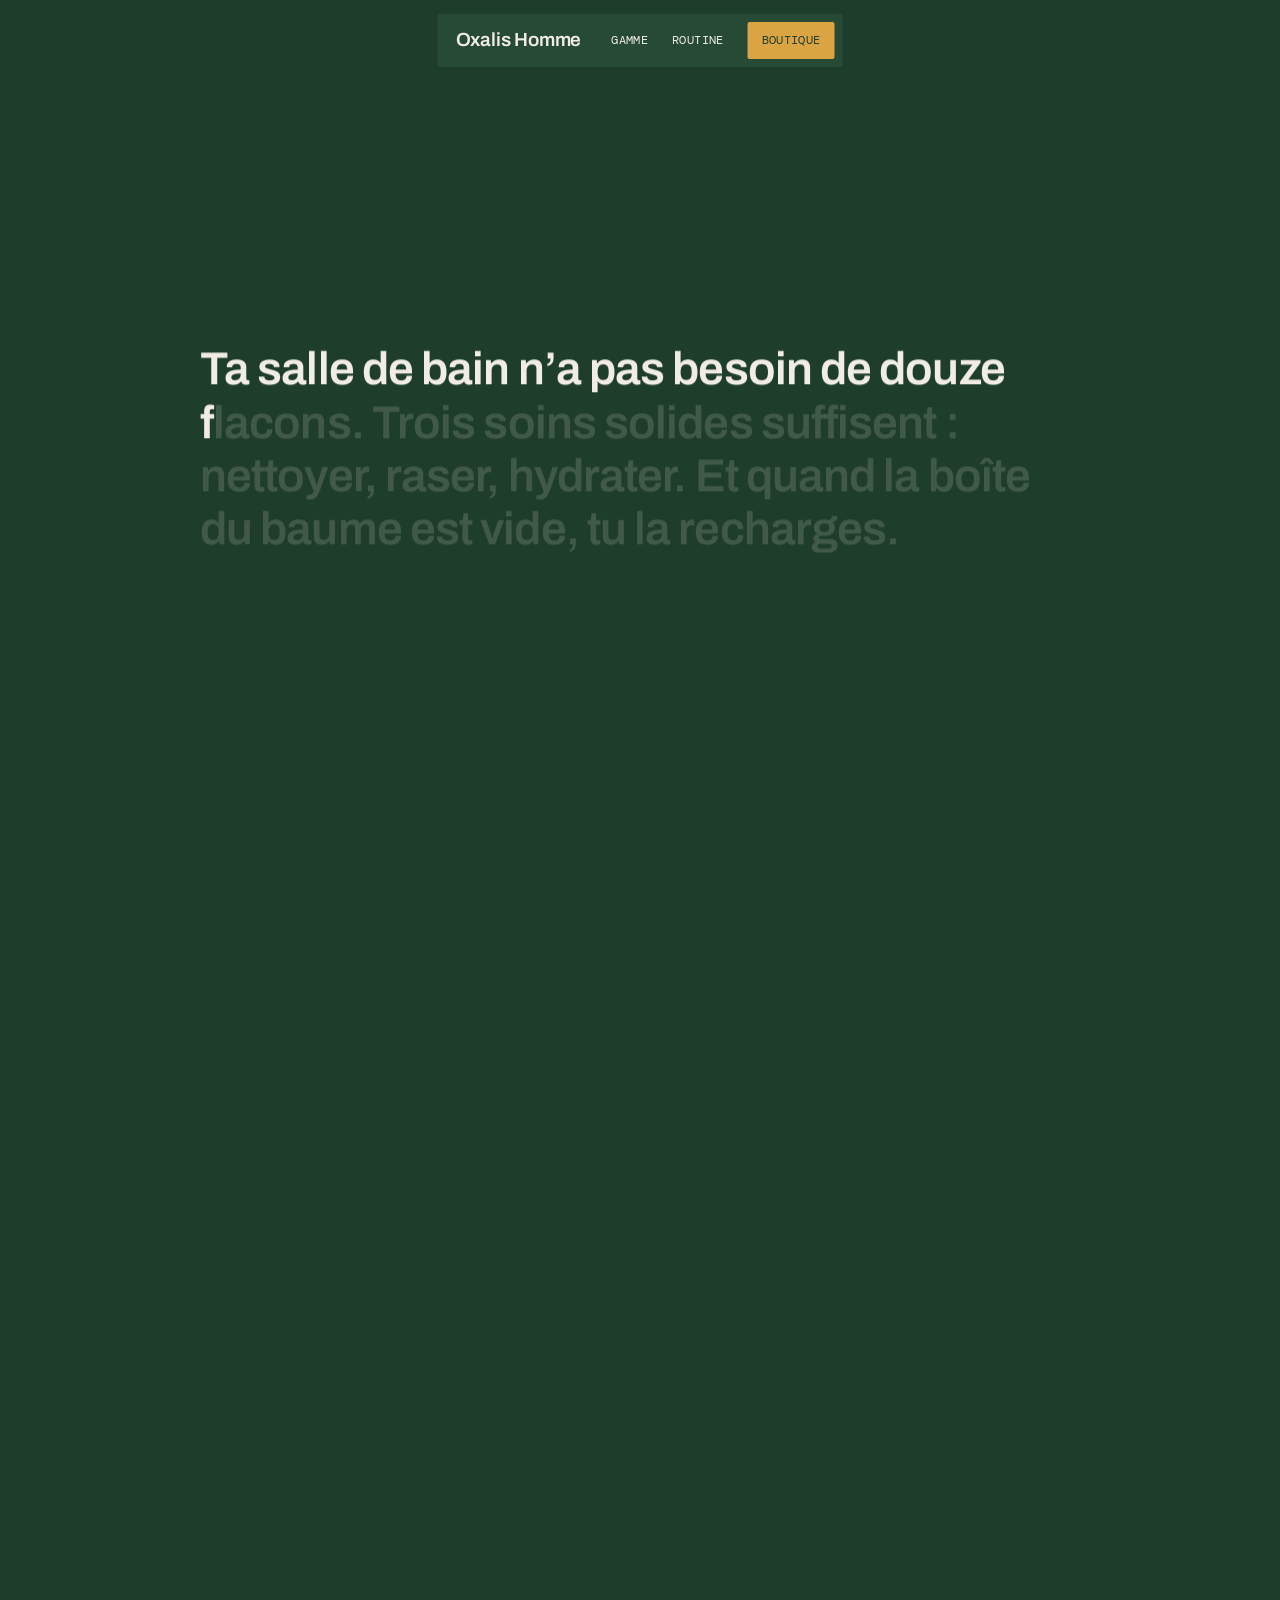
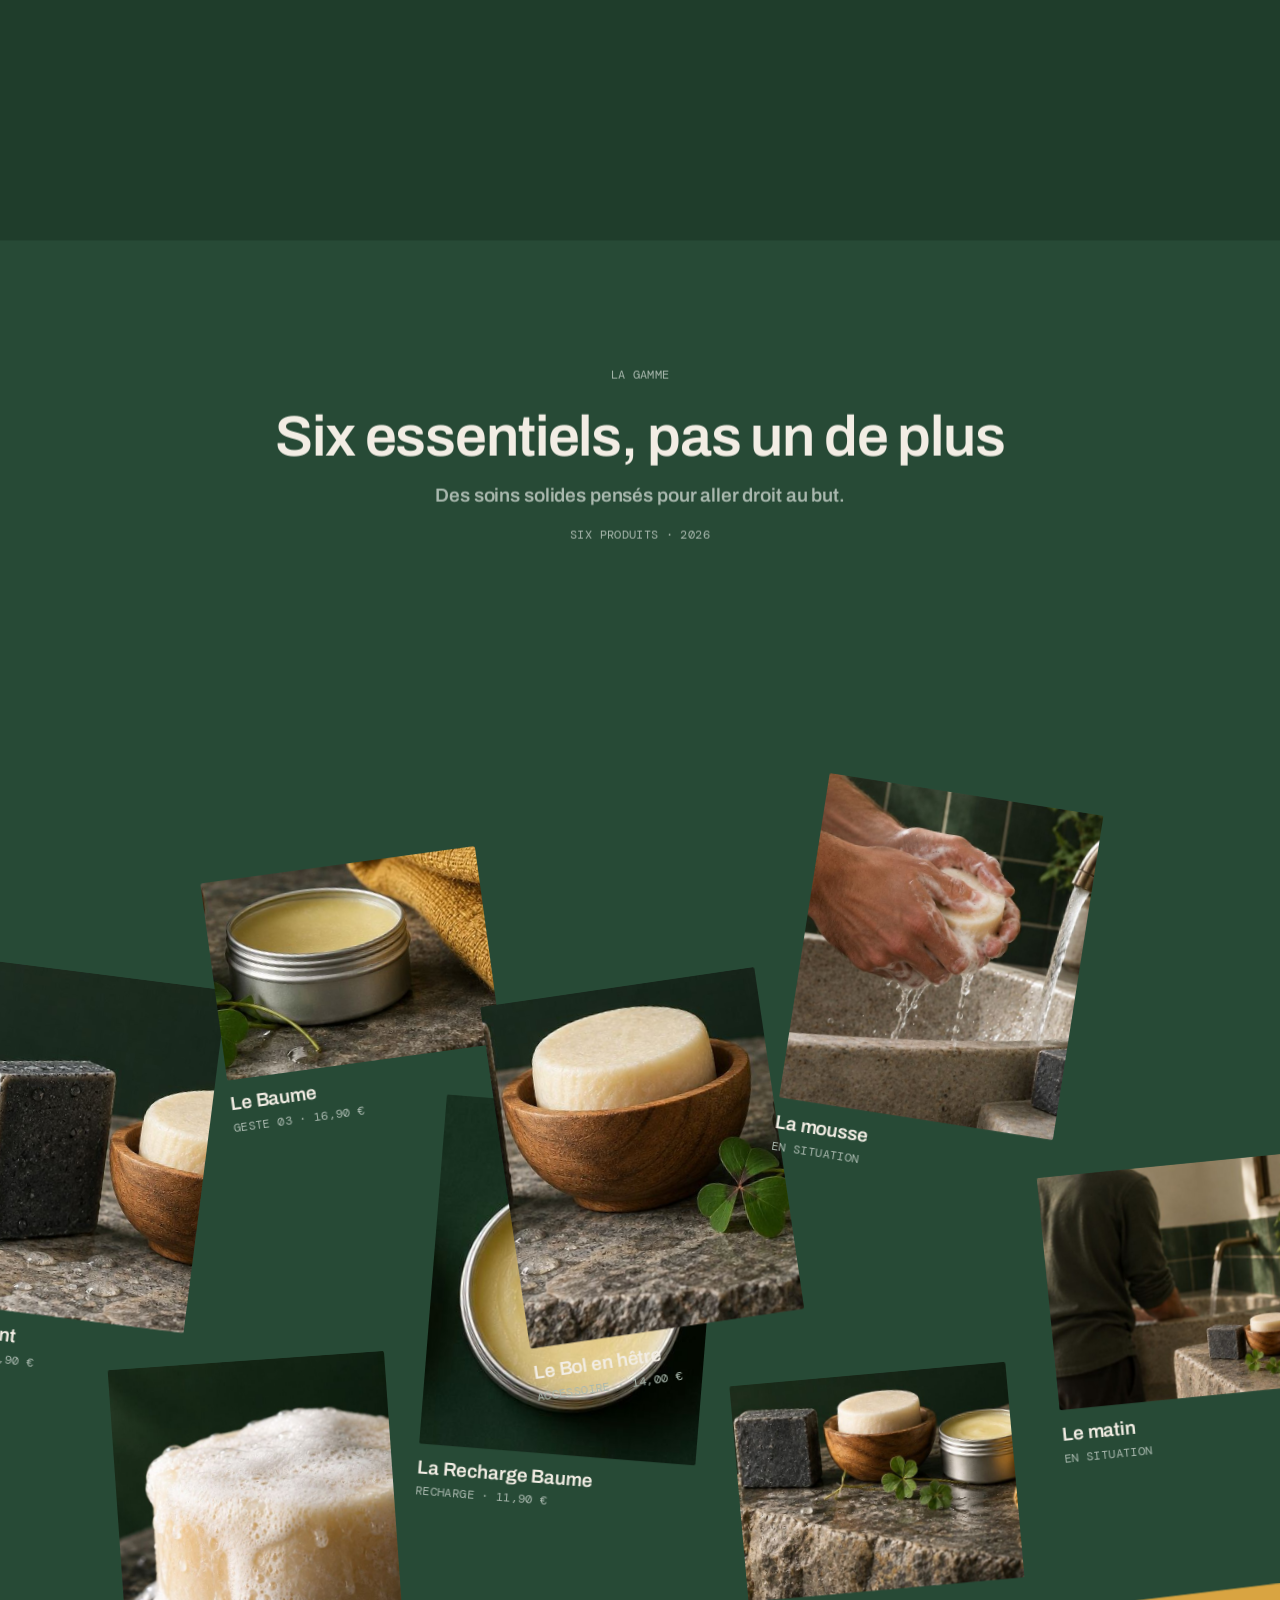
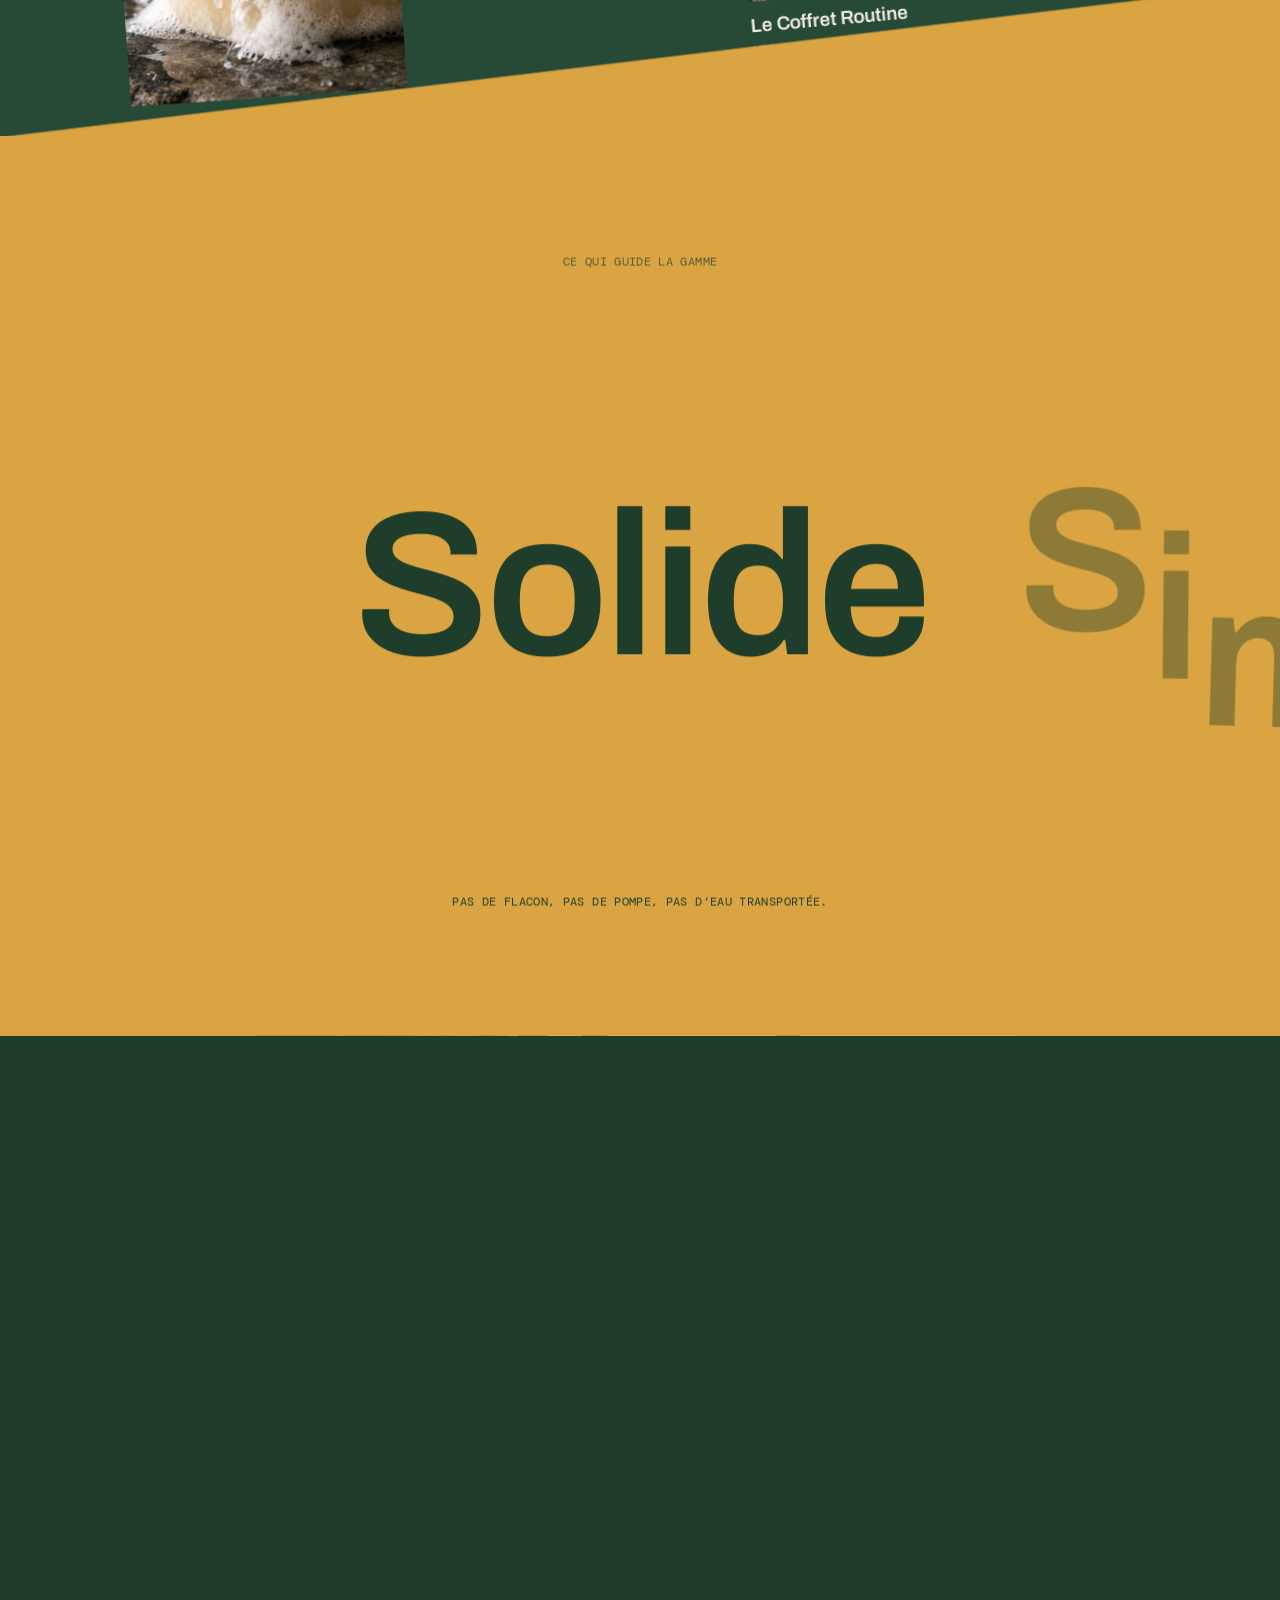
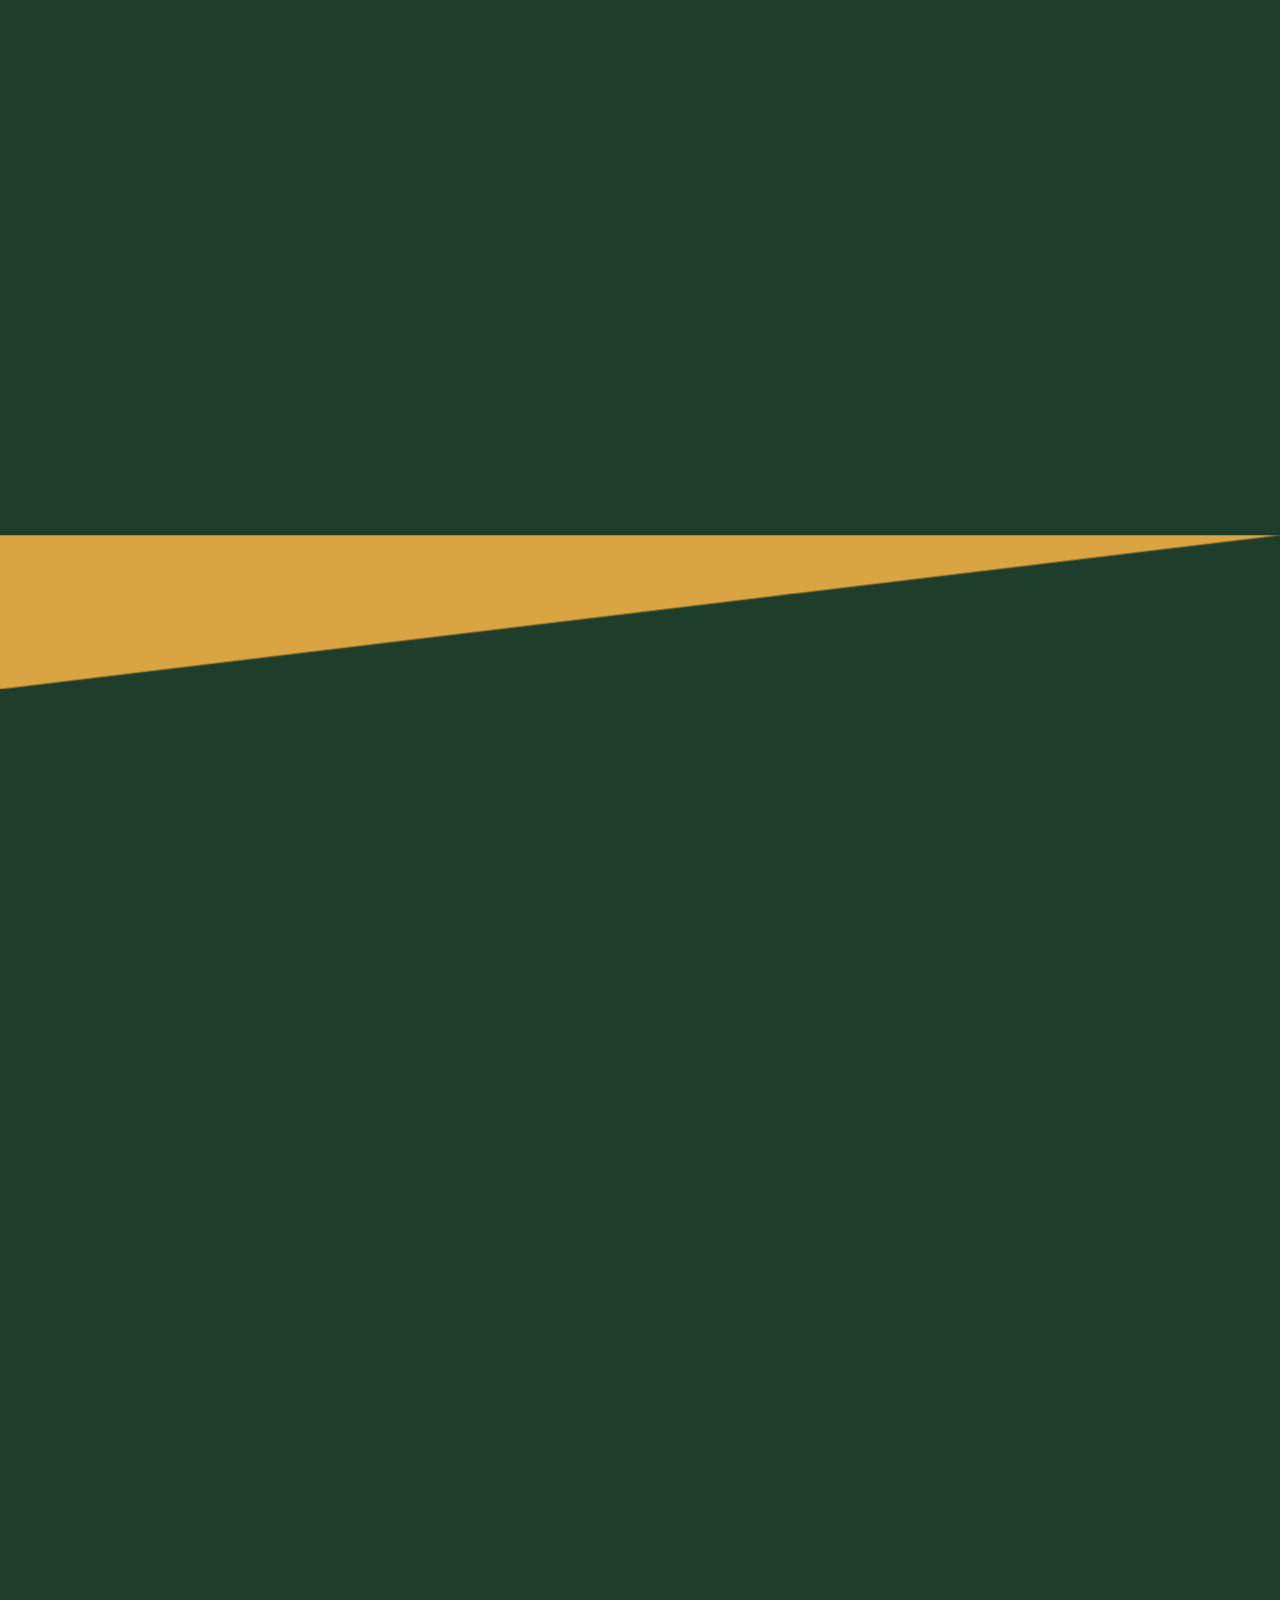
<file: index.html>
<!DOCTYPE html>
<html lang="fr" data-theme="dark">
<head>
  <meta charset="UTF-8">
  <meta name="viewport" content="width=device-width, initial-scale=1.0">
  <title>Oxalis Homme : soins solides et rechargeables</title>
  <meta name="description" content="Trois soins solides pour une routine en 3 gestes : nettoyer, raser, hydrater. Sans flacon plastique.">
  <meta name="robots" content="noindex, nofollow">
  <link rel="canonical" href="index.html">
  <meta property="og:type" content="website">
  <meta property="og:site_name" content="Oxalis Homme">
  <meta property="og:locale" content="fr_FR">
  <meta property="og:title" content="Oxalis Homme : soins solides et rechargeables">
  <meta property="og:description" content="Trois soins solides pour une routine en 3 gestes : nettoyer, raser, hydrater. Sans flacon plastique.">
  <meta property="og:url" content="index.html">
  <meta property="og:image" content="images/og-oxalis-homme.jpg">
  <meta property="og:image:width" content="1200">
  <meta property="og:image:height" content="630">
  <meta property="og:image:alt" content="Les trois soins solides Oxalis Homme posés sur une pierre, devant un mur vert sapin.">
  <meta name="twitter:card" content="summary_large_image">
  <meta name="theme-color" content="#1F3D2B">
  <link rel="icon" href="favicon.svg" type="image/svg+xml">
  <link rel="preload" href="fonts/archivo-latin-600-normal.woff2" as="font" type="font/woff2" crossorigin>
  <script type="application/ld+json">{"@context":"https://schema.org","@graph":[{"@type":"Organization","@id":"https://goilardkillian-boop.github.io/oxalis/#organisation","name":"Oxalis","url":"https://goilardkillian-boop.github.io/oxalis/","logo":"https://goilardkillian-boop.github.io/oxalis/images/logos/oxalis-homme-vert.svg","email":"bonjour@oxalis.example","description":"Marque lyonnaise fictive de cosmétiques solides et rechargeables (site de démonstration)."},{"@type":"WebSite","@id":"https://goilardkillian-boop.github.io/oxalis/#site","name":"Oxalis Homme","url":"https://goilardkillian-boop.github.io/oxalis/","inLanguage":"fr-FR","publisher":{"@id":"https://goilardkillian-boop.github.io/oxalis/#organisation"}}]}</script>
  <link rel="stylesheet" href="styles.css">
</head>
<body>

  <!-- ══════════ PRELOADER ══════════ -->
  <div class="loader" id="loader" aria-hidden="true">
    <div class="loader-inner">
      <p class="loader-wordmark">Oxalis Homme</p>
      <span class="loader-rule"><i id="loaderBar"></i></span>
    </div>
  </div>

  <!-- ══════════ CONTENU ══════════ -->
  <main class="smooth" id="smooth">

    <!-- ─── SCÈNE 1 · PASTEBOARD → ZOOM TEXTE → SÉRIE EN LUMIÈRE ─── -->
    <section class="scene s-hero" id="hero" data-pin="5">
      <div class="pin">

        <div class="floaters" aria-hidden="true"></div>

        <div class="hero-copy">
          <p class="hero-kicker mono" id="heroKicker">OXALIS HOMME · SOINS SOLIDES, LYON</p>
          <h1 class="hero-title">
            <span class="hero-line1" id="heroLine1">Trois gestes,</span>
            <span class="hero-line2" id="heroLine2">
              <span class="hl">zéro</span>
              <span class="grow" id="grow1"><img src="images/hero.jpg" alt="Trois soins solides Oxalis Homme posés sur une pierre : un pain nettoyant gris, un savon de rasage dans un bol en bois et un baume dans une boîte en aluminium."></span>
              <span class="hl">flacon.</span>
            </span>
          </h1>
        </div>

        <!-- calque plein écran : titre blanc sur l'image -->
        <div class="spot" id="spot" aria-hidden="true">
          <h2 class="spot-intro" id="spotIntro"><span>Soins</span> <span>solides</span> <span>pour</span> <span>hommes,</span> <span>nés</span> <span>à</span> <span>Lyon</span></h2>
        </div>

      </div>
    </section>

    <!-- ─── SCÈNE 2 · MANIFESTE (remplissage caractère par caractère) ─── -->
    <section class="scene s-fill" id="manifeste" data-pin="3.5">
      <div class="pin">
        <p class="fill-text" id="fillText">Ta salle de bain n’a pas besoin de douze flacons. Trois soins solides suffisent : nettoyer, raser, hydrater. Et quand la boîte du baume est vide, <span class="boxed" id="boxedPhrase">tu la recharges<svg class="box-svg" viewBox="0 0 100 100" preserveAspectRatio="none"><path id="boxPath" d="M50,6 C88,4 98,22 97,50 C96,82 76,96 49,95 C16,94 3,76 4,48 C5,18 20,7 50,6 Z"/></svg></span>.</p>
      </div>
    </section>

    <!-- ─── SCÈNE 3 · SÉLECTION (panneau blanc, masonry parallaxe) ─── -->
    <section class="collection" id="travaux">
      <header class="coll-head">
        <p class="mono ash">LA GAMME</p>
        <h2 class="coll-title" id="collTitle">Six essentiels, pas un de plus</h2>
        <p class="coll-sub">Des soins solides pensés pour aller droit au but.</p>
        <p class="mono ash">SIX PRODUITS · 2026</p>
      </header>

      <div id="collGrid"></div>
    </section>

    <!-- ─── 5 · DEVISE — train de mots-clés géants sur bande lime ─── -->
    <div class="band" id="temps">
      <div class="diag to-lime" aria-hidden="true"></div>
      <section class="scene s-motto" data-pin="4">
        <div class="pin motto-pin">
          <p class="motto-kicker mono" id="mottoKicker">CE QUI GUIDE LA GAMME</p>
          <div class="motto-track" id="mottoTrack"></div>
          <p class="motto-hint mono" id="mottoHint"></p>
        </div>
      </section>
      <div class="diag from-lime" aria-hidden="true"></div>
    </div>

    <!-- ─── SCÈNE 5 · « UN PROJET, 3 ÉTAPES » → LE PROCESSUS IMMERSIF ─── -->
    <section class="scene s-night" id="explorer" data-pin="9">
      <div class="pin">

        <div class="night-line" id="nightLine">
          <span class="hl nw" id="nw1">Une</span>
          <span class="hl nw" id="nw2">routine,</span>
          <span class="grow" id="grow2"><img src="images/processus.jpg" alt=""></span>
          <span class="hl nw" id="nw3">3 gestes.</span>
        </div>

        <!-- compteur monumental : le numéro d'étape défile comme un odomètre -->
        <div class="bignum" id="bigNum" aria-hidden="true"><span class="bignum-fixed">0</span><span class="bignum-roll"><span id="bigRoll"></span></span></div>

        <!-- contenu de l'étape, à gauche -->
        <div class="psteps" id="psteps"></div>

        <p class="steps-cta" id="stepsCta">
          <a href="routine.html" id="stepsCtaLink">Composer ma routine →<svg class="cta-oval" viewBox="0 0 100 100" preserveAspectRatio="none" aria-hidden="true"><path id="ctaOval" d="M50,6 C88,4 98,22 97,50 C96,82 76,96 49,95 C16,94 3,76 4,48 C5,18 20,7 50,6 Z"/></svg></a>
        </p>

        <!-- rideau de lames : essuie le plein écran SANS jamais dézoomer -->
        <div class="wipe" id="nightWipe" aria-hidden="true"><span></span><span></span><span></span><span></span><span></span><span></span><span></span></div>

      </div>
    </section>

    <!-- ─── 8 · PREUVE SOCIALE — citation en rideau, guillemets géants ─── -->
    <section class="scene s-quote" id="temoignage" data-pin="3">
      <div class="pin">
        <div class="q-stack">
          <span class="q-glyph" aria-hidden="true">“</span>
          <blockquote class="q-block">
            <p class="q-text" id="quoteText"></p>
          </blockquote>
          <div class="q-sign">
            <span class="q-rule" aria-hidden="true"></span>
            <div class="q-sign-row" id="quoteAuthorWrap">
              <p class="q-name" id="quoteAuthor"></p>
              <p class="q-ctx mono ash" id="figKicker"></p>
              <p class="q-fig" id="bigFigure"><span class="fig-pre" id="figPre"></span><span class="fig-val" id="figVal">0</span><span class="fig-unit" id="figUnit"></span></p>
            </div>
          </div>
        </div>
      </div>
    </section>

    <!-- ─── SCÈNE 9 · OBJECTIONS — PHRASES + TRAÎNÉE D'IMAGES SOUS LA SOURIS ─── -->
    <section class="scene s-final" id="final" data-pin="2.6">
      <div class="pin">
        <p class="final-text">
          <span class="fs" id="fs1">Pas de flacon à jeter.</span>
          <span class="fs" id="fs2">Pas de routine en dix étapes.</span>
          <span class="fs" id="fs3">Pas de promesse miracle.</span><br>
          <span class="fs" id="fs4">Juste trois soins, <span class="pill" id="pillPhrase">solides.<svg class="pill-svg" viewBox="0 0 100 100" preserveAspectRatio="none"><path id="pillPath" d="M50,6 C88,4 98,22 97,50 C96,82 76,96 49,95 C16,94 3,76 4,48 C5,18 20,7 50,6 Z"/></svg></span></span>
        </p>

        <!-- réserve d'images pour la traînée sous la souris -->
        <div class="trail" id="trail" aria-hidden="true">
          <img src="images/d11-dos-lavabo.jpg"   style="--tw:150px" alt="">
          <img src="images/d06-baume-dessus.jpg"   style="--tw:190px" alt="">
          <img src="images/d17-robinet.jpg"  style="--tw:120px" alt="">
          <img src="images/d08-ombres.jpg"  style="--tw:200px" alt="">
          <img src="images/d05-savon-dessus.jpg" style="--tw:96px"  alt="">
          <img src="images/d20-pierre-eau.jpg"  style="--tw:170px" alt="">
          <img src="images/d18-serviette-lin.jpg"  style="--tw:34px"  alt="">
          <img src="images/d09-pierre.jpg"  style="--tw:140px" alt="">
          <img src="images/d07-lin-trefle.jpg"  style="--tw:200px" alt="">
          <img src="images/d12-rebord.jpg" style="--tw:110px" alt="">
          <img src="images/d01-pain-gris.jpg"  style="--tw:28px"  alt="">
          <img src="images/d13-argile.jpg"  style="--tw:160px" alt="">
          <img src="images/d16-mains.jpg"  style="--tw:130px" alt="">
          <img src="images/d03-serviette.jpg"  style="--tw:180px" alt="">
          <img src="images/d15-spatule.jpg"  style="--tw:40px"  alt="">
          <img src="images/d10-mousse.jpg"  style="--tw:150px" alt="">
          <img src="images/d19-cube-boite.jpg"  style="--tw:120px" alt="">
          <img src="images/d14-beurre.jpg"  style="--tw:200px" alt="">
          <img src="images/d02-boite-baume.jpg" style="--tw:100px" alt="">
          <img src="images/d04-trefle.jpg"  style="--tw:170px" alt="">
        </div>
      </div>
    </section>

    <!-- ─── FOOTER ─── -->
    <footer class="footer" id="contact">
      <p class="footer-kicker mono ash reveal">UNE QUESTION SUR LA GAMME ?</p>
      <a class="footer-mail reveal" href="mailto:bonjour@oxalis.example"><span class="footer-mail-text">bonjour@oxalis.example</span></a>
      <p class="footer-reassurance mono ash reveal">RÉPONSE SOUS 48 H · BOUTIQUES À LYON ET ANNECY</p>
      <h2 class="footer-name" id="footerName" aria-label="Oxalis Homme">Oxalis Homme</h2>
      <div class="footer-bottom">
        <p class="mono ash">© 2026 · LYON, FRANCE</p>
        <p class="mono"><a href="https://www.instagram.com/" target="_blank" rel="noopener">INSTAGRAM ↗</a>&nbsp;&nbsp;&nbsp;<a href="mentions-legales.html" target="_blank" rel="noopener">MENTIONS LÉGALES ↗</a></p>
        <p class="mono ash">SITE DE DÉMONSTRATION</p>
      </div>
    </footer>

  </main>

  <!-- ══════════ CHROME FIXE — barre flottante en haut ══════════ -->

  <header class="dock" id="dock">
    <a class="dock-wordmark" href="#hero" data-nav>Oxalis Homme</a>
    <nav class="dock-nav" aria-label="Navigation principale">
      <a class="dock-link mono" href="#travaux" data-nav>GAMME</a>
      <a class="dock-link mono" href="#explorer" data-nav data-landing="0.8">ROUTINE</a>
    </nav>
    <a class="dock-cta mono" href="boutique.html">BOUTIQUE</a>
  </header>

  <script src="content.js"></script>
  <script src="app.js"></script>
</body>
</html>
</file>
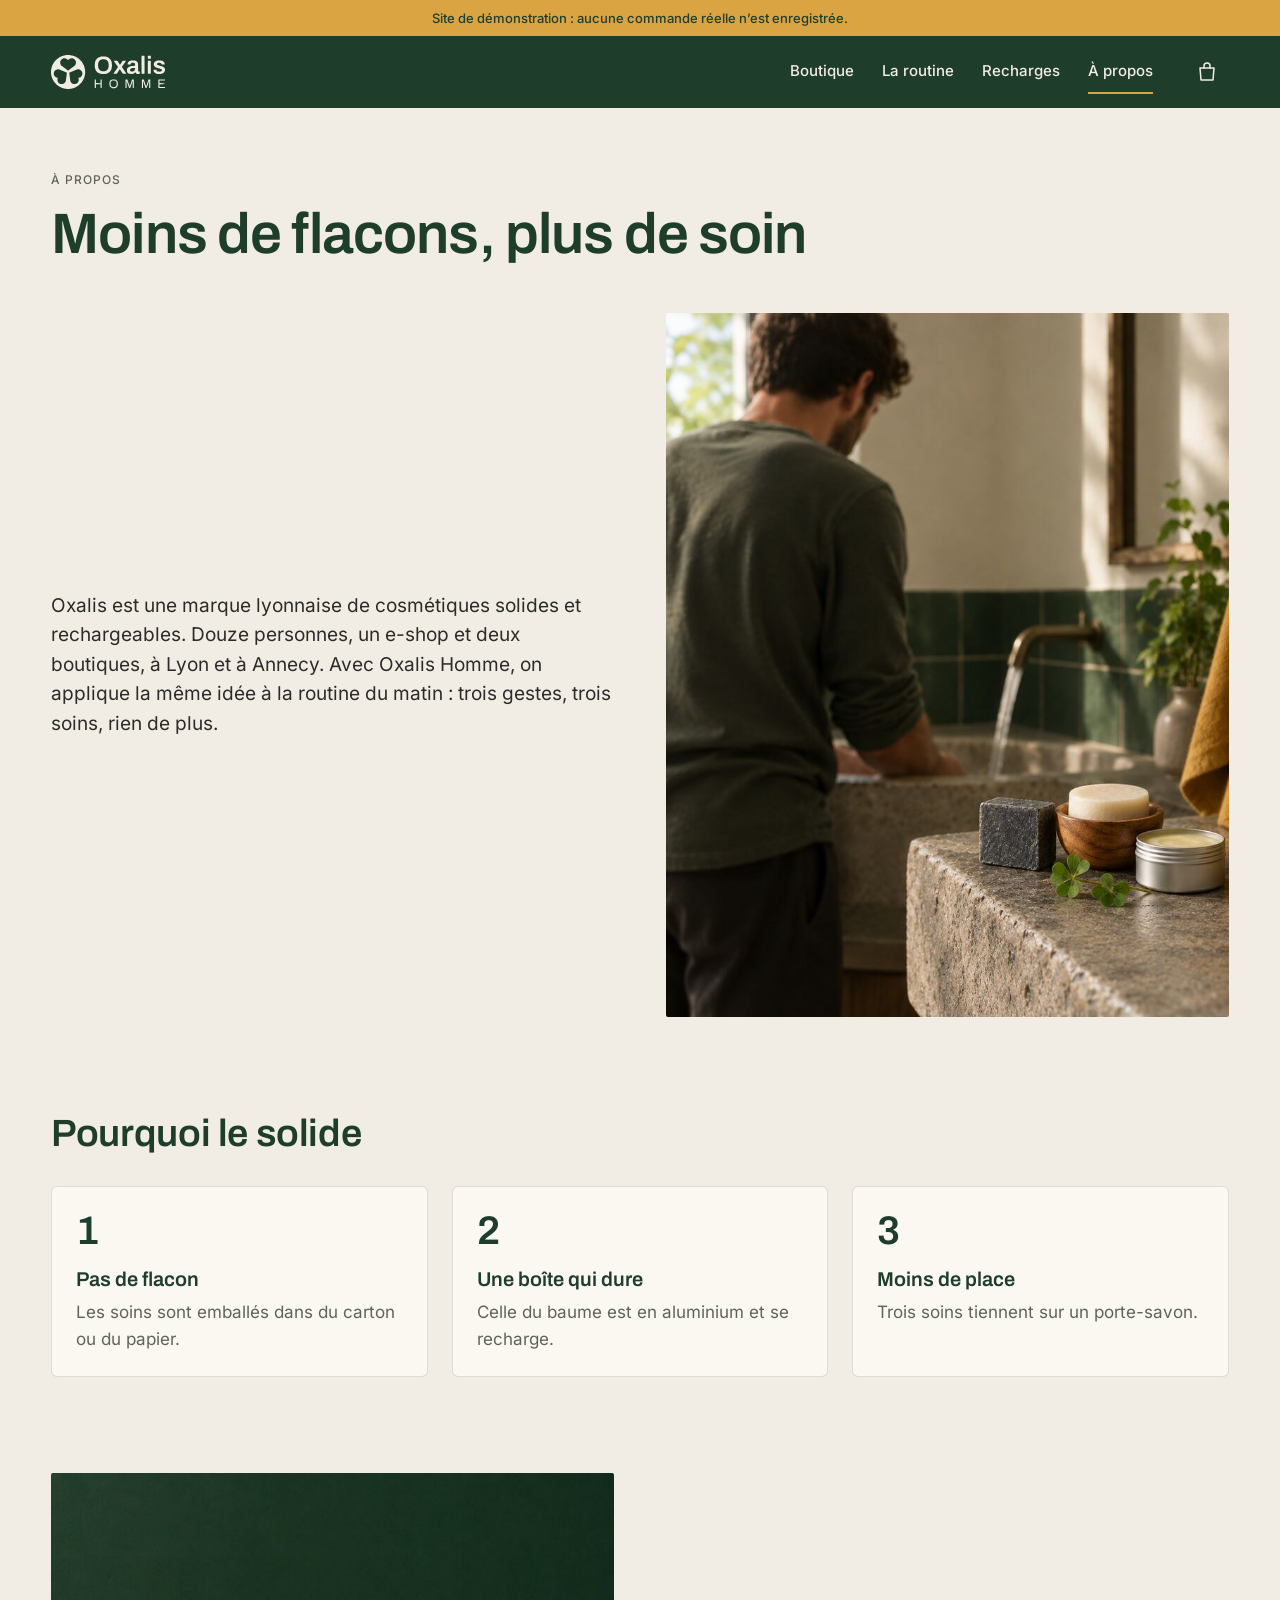
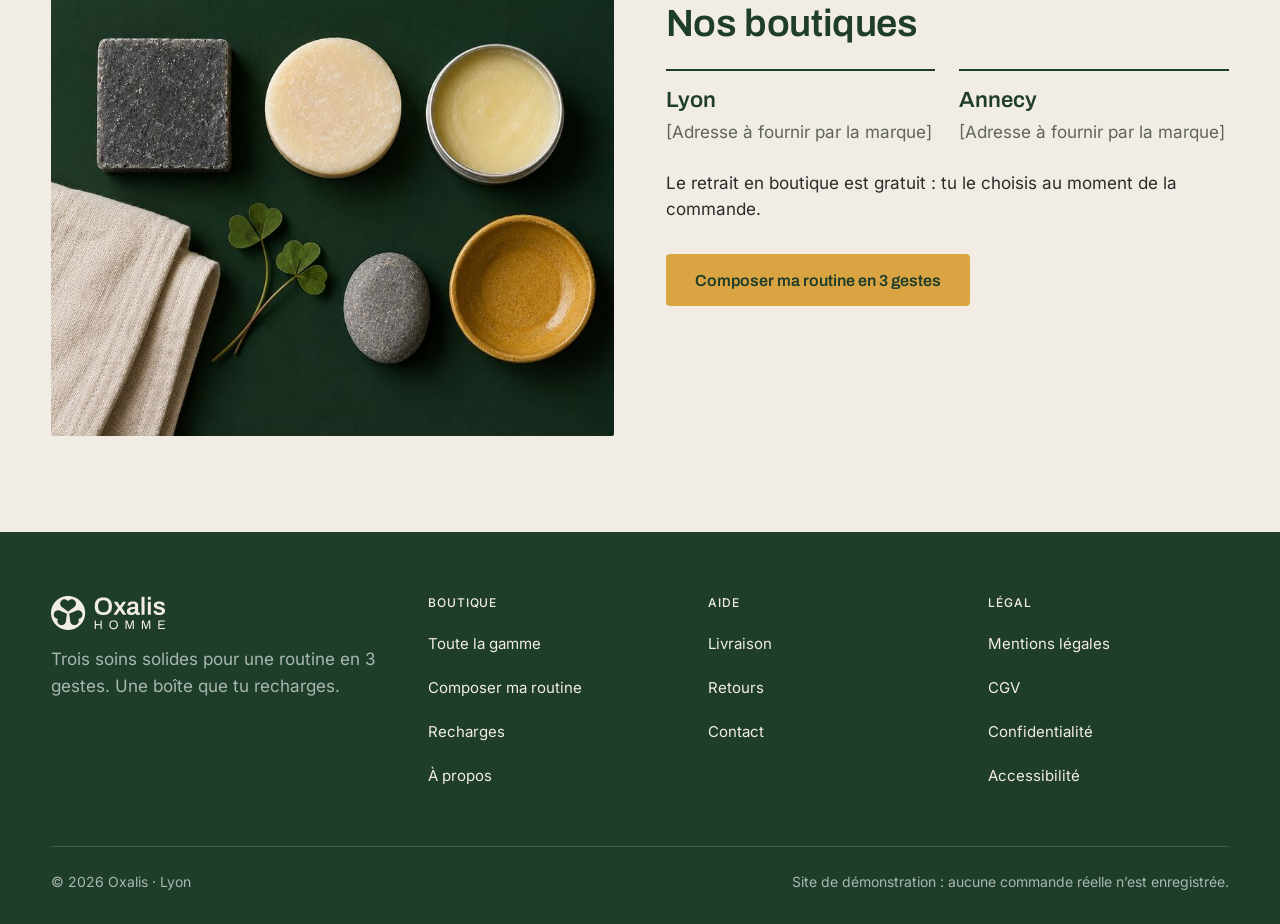
<file: a-propos.html>
<!DOCTYPE html>
<html lang="fr">
<head>
  <meta charset="UTF-8">
  <meta name="viewport" content="width=device-width, initial-scale=1">
  <title>À propos d’Oxalis Homme : moins de flacons, plus de soin</title>
  <meta name="description" content="Oxalis, marque lyonnaise de cosmétiques solides et rechargeables. Oxalis Homme : trois gestes, trois soins, rien de plus.">
  <meta name="robots" content="noindex, nofollow">
  <link rel="canonical" href="a-propos.html">
  <meta property="og:type" content="website">
  <meta property="og:site_name" content="Oxalis Homme">
  <meta property="og:locale" content="fr_FR">
  <meta property="og:title" content="À propos d’Oxalis Homme : moins de flacons, plus de soin">
  <meta property="og:description" content="Oxalis, marque lyonnaise de cosmétiques solides et rechargeables. Oxalis Homme : trois gestes, trois soins, rien de plus.">
  <meta property="og:url" content="a-propos.html">
  <meta property="og:image" content="images/og-oxalis-homme.jpg">
  <meta property="og:image:width" content="1200">
  <meta property="og:image:height" content="630">
  <meta property="og:image:alt" content="Les trois soins solides Oxalis Homme posés sur une pierre, devant un mur vert sapin.">
  <meta name="twitter:card" content="summary_large_image">
  <meta name="theme-color" content="#1F3D2B">
  <link rel="icon" href="favicon.svg" type="image/svg+xml">
  <link rel="preload" href="fonts/archivo-latin-600-normal.woff2" as="font" type="font/woff2" crossorigin>
  <link rel="preload" href="fonts/inter-latin-400-normal.woff2" as="font" type="font/woff2" crossorigin>
  <link rel="stylesheet" href="css/boutique.css">
</head>
<body>
  <a class="evitement" href="#contenu">Aller au contenu</a>
  <noscript><div class="conteneur"><p class="message-page">Le panier de ce site a besoin de JavaScript. Liens essentiels : <a class="lien" href="index.html">Accueil</a> · <a class="lien" href="boutique.html">Boutique</a> · <a class="lien" href="routine.html">La routine</a> · <a class="lien" href="a-propos.html">À propos</a> · <a class="lien" href="mentions-legales.html">Mentions légales</a> · <a class="lien" href="cgv.html">CGV</a></p></div></noscript>
  <main id="contenu" tabindex="-1">
    <div class="conteneur">
      <header class="tete-page">
        <p class="etiquette">À propos</p>
        <h1>Moins de flacons, plus de soin</h1>
      </header>
      <section class="duo" aria-label="La marque">
        <p class="chapo" style="font-size:19px">Oxalis est une marque lyonnaise de cosmétiques solides et rechargeables. Douze personnes, un e-shop et deux boutiques, à Lyon et à Annecy. Avec Oxalis Homme, on applique la même idée à la routine du matin : trois gestes, trois soins, rien de plus.</p>
        <img src="images/ap-matin-800.jpg" srcset="images/ap-matin-800.jpg 800w, images/ap-matin.jpg 1122w" sizes="(max-width: 767px) 100vw, 560px" width="1122" height="1402" alt="Un homme de dos au lavabo, le matin. Sur le rebord en pierre : le Nettoyant, le Pain de rasage dans son bol et le Baume." fetchpriority="high" decoding="async">
      </section>

      <section class="section" aria-labelledby="titrePourquoi">
        <div class="titre-section"><h2 id="titrePourquoi">Pourquoi le solide</h2></div>
        <ul class="trois-points">
          <li><span class="gros-chiffres" aria-hidden="true">1</span><h3>Pas de flacon</h3><p>Les soins sont emballés dans du carton ou du papier.</p></li>
          <li><span class="gros-chiffres" aria-hidden="true">2</span><h3>Une boîte qui dure</h3><p>Celle du baume est en aluminium et se recharge.</p></li>
          <li><span class="gros-chiffres" aria-hidden="true">3</span><h3>Moins de place</h3><p>Trois soins tiennent sur un porte-savon.</p></li>
        </ul>
      </section>

      <section class="duo" aria-labelledby="titreBoutiques">
        <img src="images/ap-gamme-800.jpg" srcset="images/ap-gamme-800.jpg 800w, images/ap-gamme.jpg 1122w" sizes="(max-width: 767px) 100vw, 560px" width="1122" height="1122" alt="Vue du dessus sur fond vert sapin : un pain gris, un savon rond ivoire, une boîte de baume ouverte, une serviette en lin et deux brins de trèfle." loading="lazy" decoding="async">
        <div>
          <h2 id="titreBoutiques">Nos boutiques</h2>
          <ul class="boutiques" style="margin-top:24px">
            <li><h3>Lyon</h3><p>[Adresse à fournir par la marque]</p></li>
            <li><h3>Annecy</h3><p>[Adresse à fournir par la marque]</p></li>
          </ul>
          <p style="margin-top:24px">Le retrait en boutique est gratuit : tu le choisis au moment de la commande.</p>
          <p style="margin-top:32px"><a class="bouton bouton-principal bouton-mobile-plein" href="routine.html">Composer ma routine en 3 gestes</a></p>
        </div>
      </section>
    </div>
  </main>
  <script src="data/produits.js"></script>
  <script src="js/commun.js"></script>
  <script src="js/panier.js"></script>
</body>
</html>
</file>
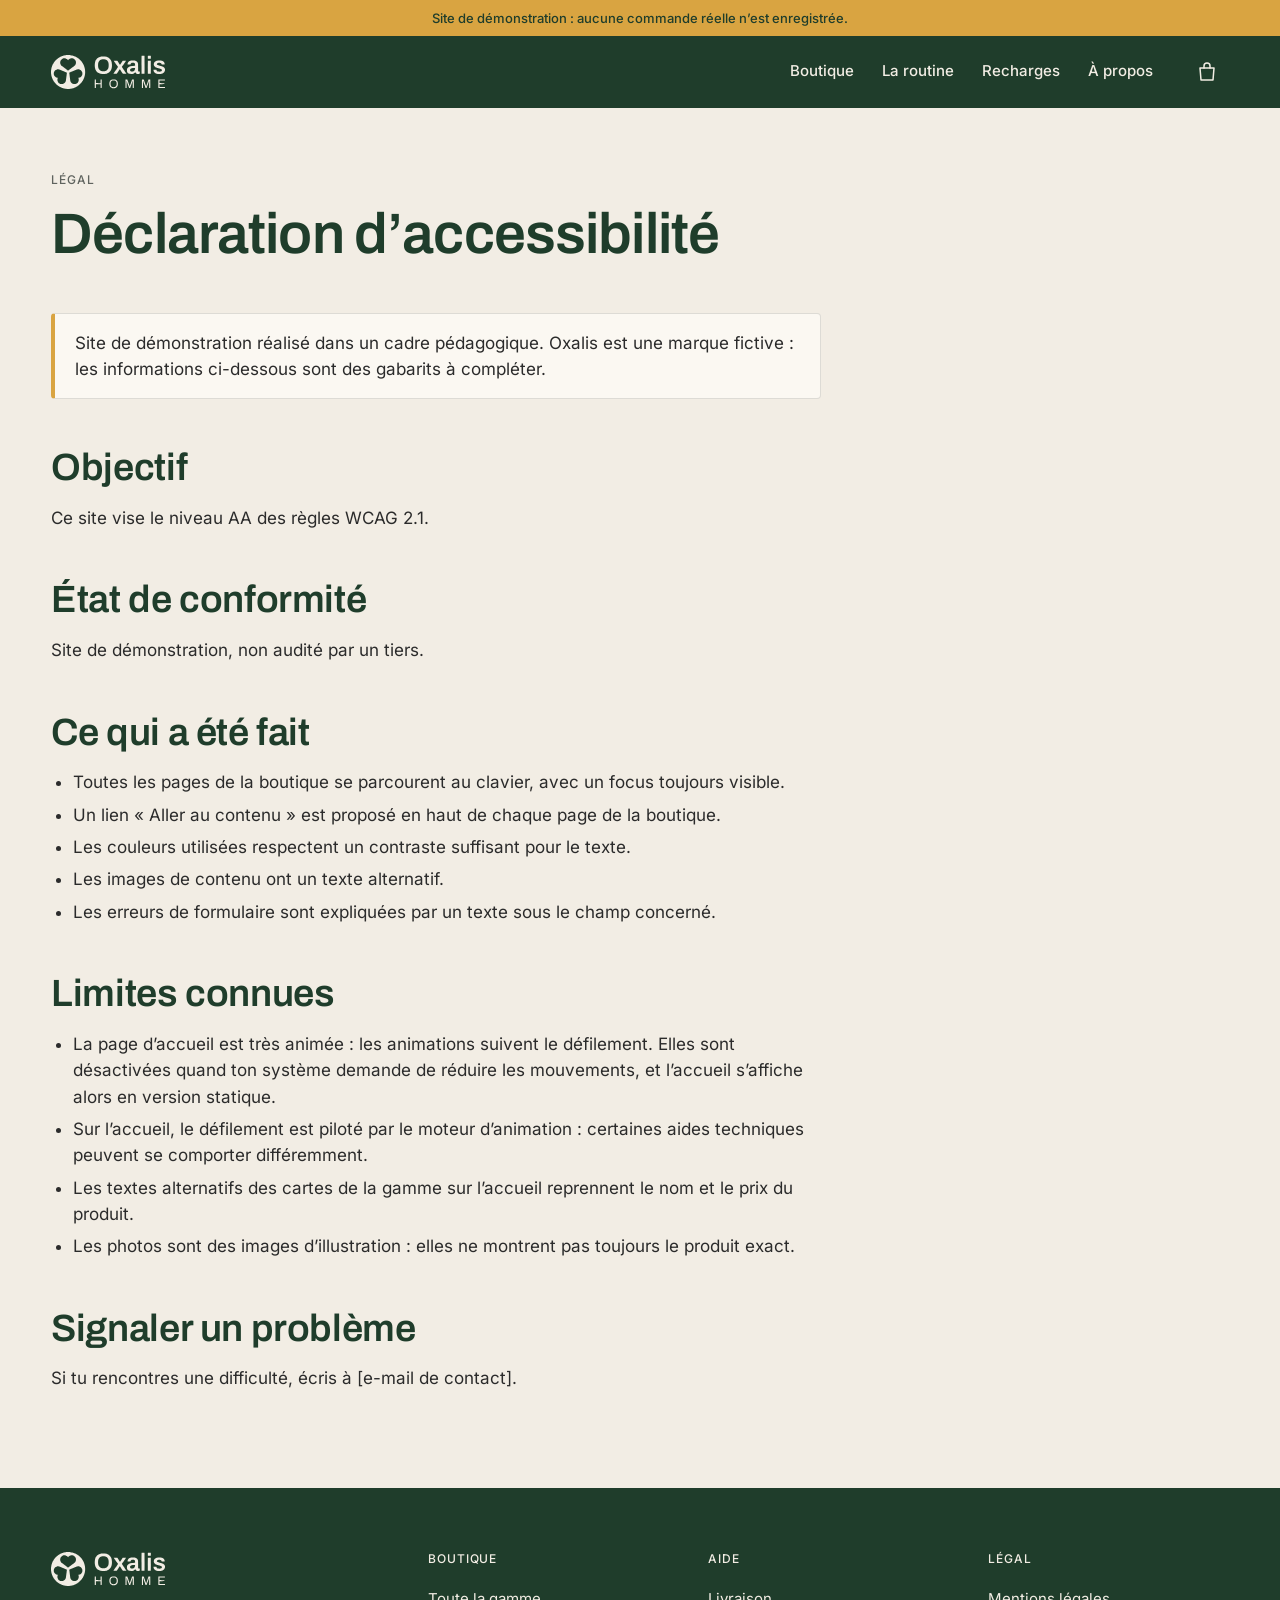
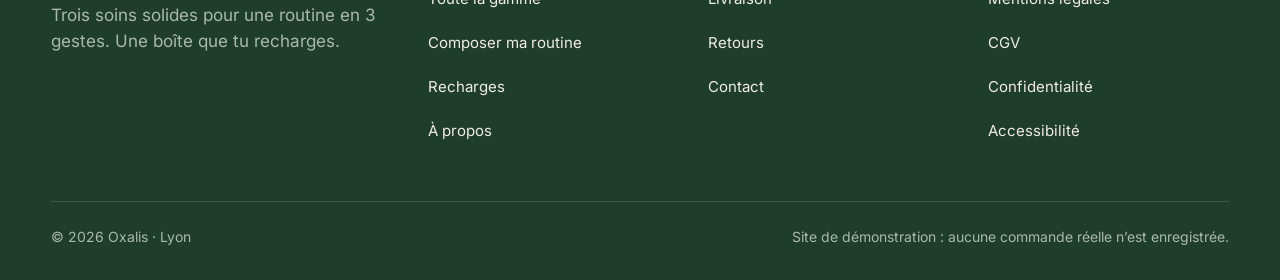
<file: accessibilite.html>
<!DOCTYPE html>
<html lang="fr">
<head>
  <meta charset="UTF-8">
  <meta name="viewport" content="width=device-width, initial-scale=1">
  <title>Déclaration d’accessibilité · Oxalis Homme</title>
  <meta name="description" content="Objectif WCAG 2.1 niveau AA. Site de démonstration non audité par un tiers : limites connues et contact.">
  <meta name="robots" content="noindex, nofollow">
  <link rel="canonical" href="accessibilite.html">
  <meta property="og:type" content="website">
  <meta property="og:site_name" content="Oxalis Homme">
  <meta property="og:locale" content="fr_FR">
  <meta property="og:title" content="Déclaration d’accessibilité · Oxalis Homme">
  <meta property="og:description" content="Objectif WCAG 2.1 niveau AA. Site de démonstration non audité par un tiers : limites connues et contact.">
  <meta property="og:url" content="accessibilite.html">
  <meta property="og:image" content="images/og-oxalis-homme.jpg">
  <meta property="og:image:width" content="1200">
  <meta property="og:image:height" content="630">
  <meta property="og:image:alt" content="Les trois soins solides Oxalis Homme posés sur une pierre, devant un mur vert sapin.">
  <meta name="twitter:card" content="summary_large_image">
  <meta name="theme-color" content="#1F3D2B">
  <link rel="icon" href="favicon.svg" type="image/svg+xml">
  <link rel="preload" href="fonts/archivo-latin-600-normal.woff2" as="font" type="font/woff2" crossorigin>
  <link rel="preload" href="fonts/inter-latin-400-normal.woff2" as="font" type="font/woff2" crossorigin>
  <link rel="stylesheet" href="css/boutique.css">
</head>
<body>
  <a class="evitement" href="#contenu">Aller au contenu</a>
  <noscript><div class="conteneur"><p class="message-page">Le panier de ce site a besoin de JavaScript. Liens essentiels : <a class="lien" href="index.html">Accueil</a> · <a class="lien" href="boutique.html">Boutique</a> · <a class="lien" href="routine.html">La routine</a> · <a class="lien" href="a-propos.html">À propos</a> · <a class="lien" href="mentions-legales.html">Mentions légales</a> · <a class="lien" href="cgv.html">CGV</a></p></div></noscript>
  <main id="contenu" tabindex="-1">
    <div class="conteneur">
      <header class="tete-page"><p class="etiquette">Légal</p><h1>Déclaration d’accessibilité</h1></header>
      <p class="encadre-demo">Site de démonstration réalisé dans un cadre pédagogique. Oxalis est une marque fictive : les informations ci-dessous sont des gabarits à compléter.</p>
      <div class="prose">
        <h2>Objectif</h2>
        <p>Ce site vise le niveau AA des règles WCAG 2.1.</p>
        <h2>État de conformité</h2>
        <p>Site de démonstration, non audité par un tiers.</p>
        <h2>Ce qui a été fait</h2>
        <ul>
          <li>Toutes les pages de la boutique se parcourent au clavier, avec un focus toujours visible.</li>
          <li>Un lien « Aller au contenu » est proposé en haut de chaque page de la boutique.</li>
          <li>Les couleurs utilisées respectent un contraste suffisant pour le texte.</li>
          <li>Les images de contenu ont un texte alternatif.</li>
          <li>Les erreurs de formulaire sont expliquées par un texte sous le champ concerné.</li>
        </ul>
        <h2>Limites connues</h2>
        <ul>
          <li>La page d’accueil est très animée : les animations suivent le défilement. Elles sont désactivées quand ton système demande de réduire les mouvements, et l’accueil s’affiche alors en version statique.</li>
          <li>Sur l’accueil, le défilement est piloté par le moteur d’animation : certaines aides techniques peuvent se comporter différemment.</li>
          <li>Les textes alternatifs des cartes de la gamme sur l’accueil reprennent le nom et le prix du produit.</li>
          <li>Les photos sont des images d’illustration : elles ne montrent pas toujours le produit exact.</li>
        </ul>
        <h2>Signaler un problème</h2>
        <p>Si tu rencontres une difficulté, écris à [e-mail de contact].</p>
      </div>
    </div>
  </main>
  <script src="data/produits.js"></script>
  <script src="js/commun.js"></script>
  <script src="js/panier.js"></script>
</body>
</html>
</file>
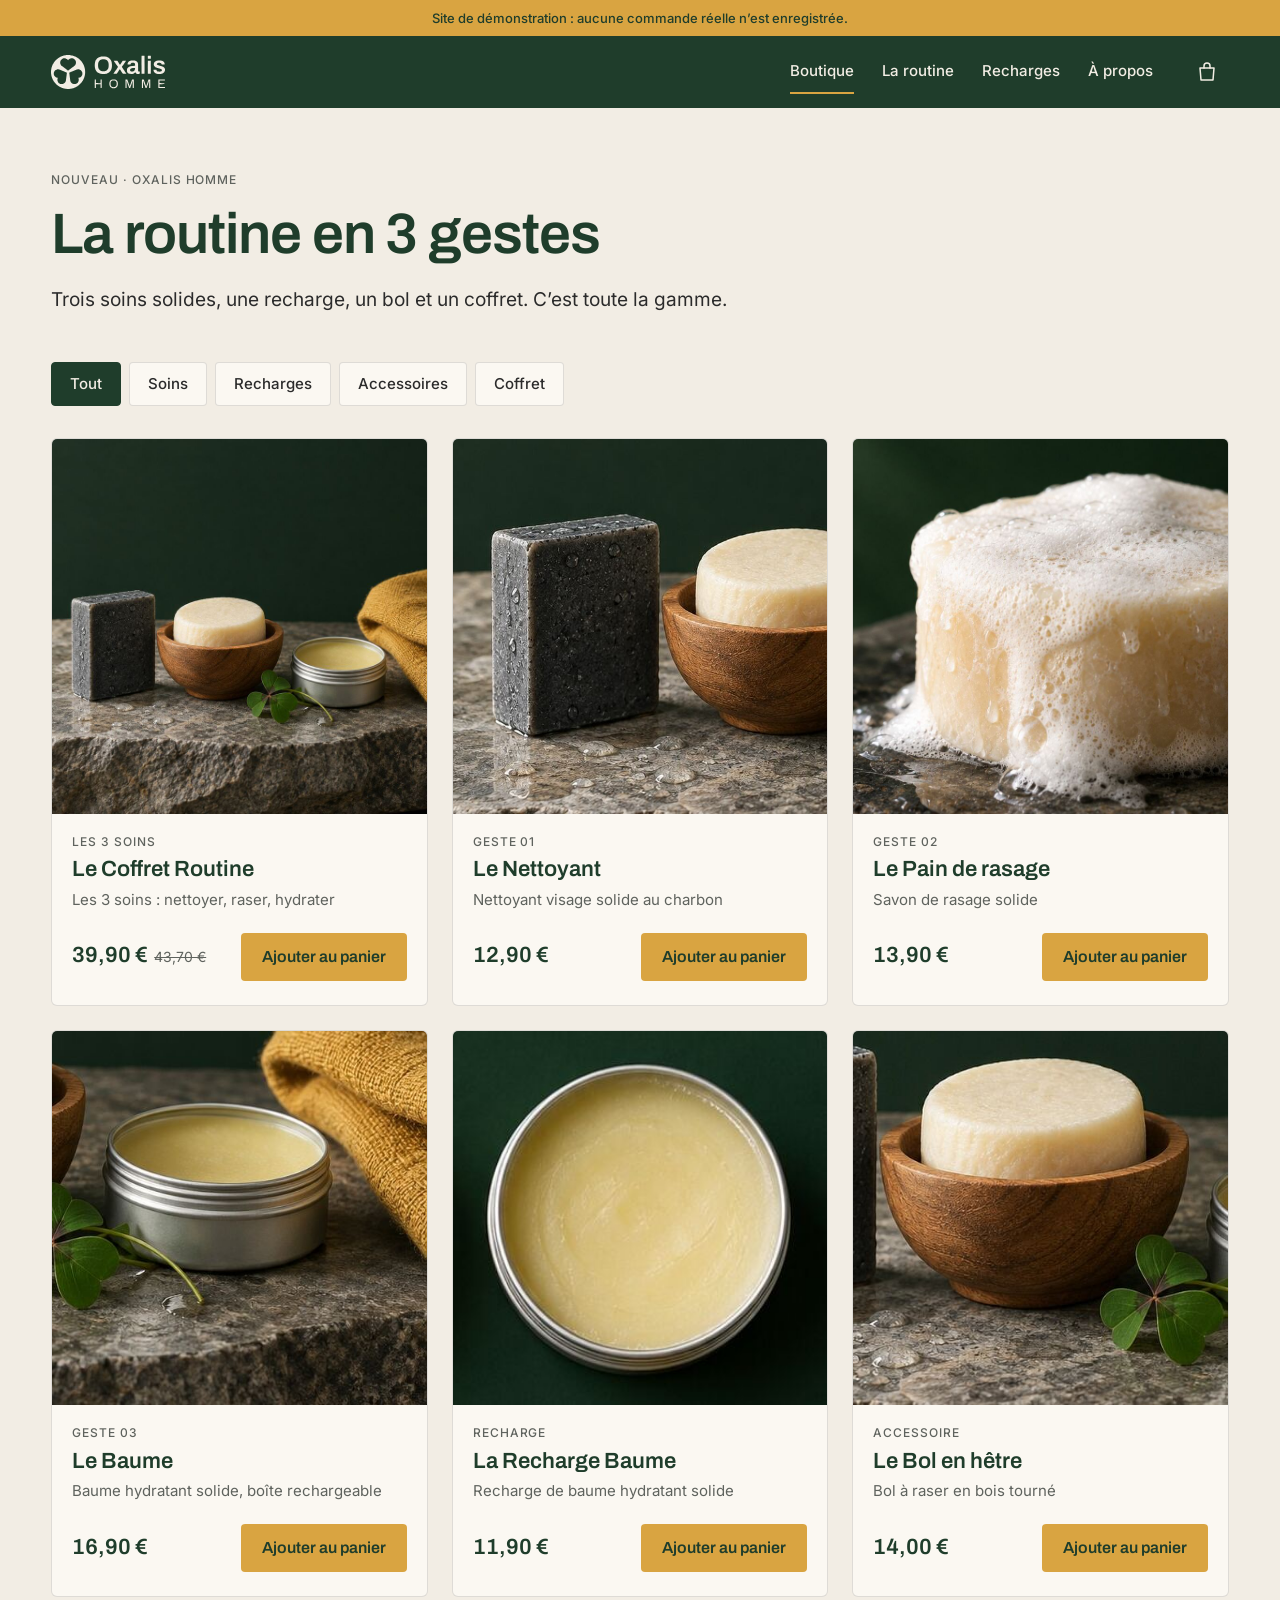
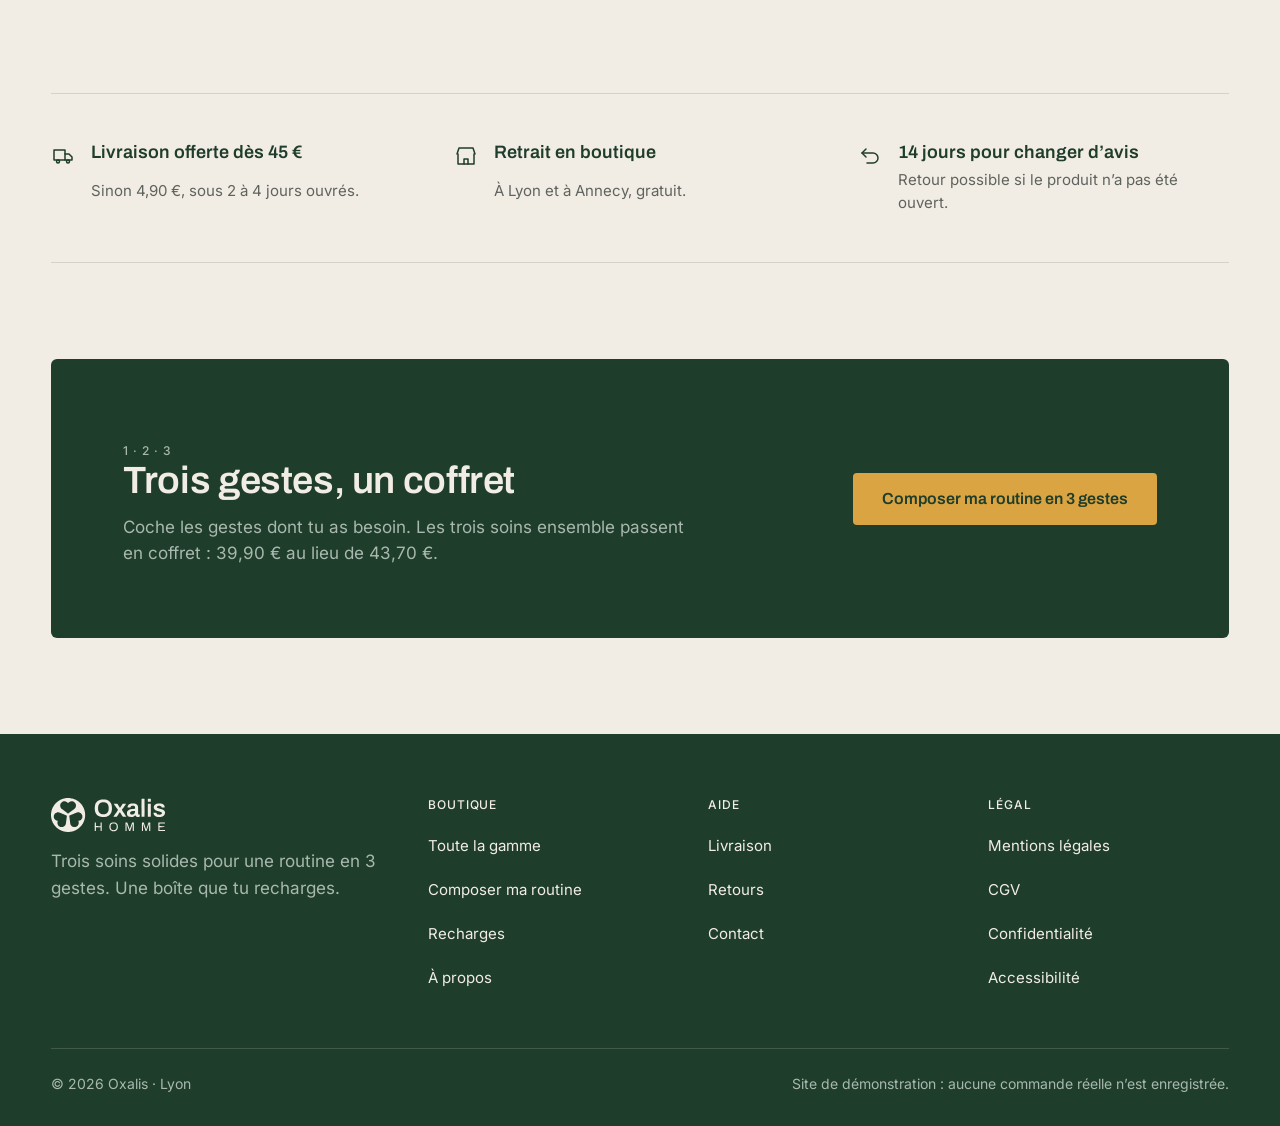
<file: boutique.html>
<!DOCTYPE html>
<html lang="fr">
<head>
  <meta charset="UTF-8">
  <meta name="viewport" content="width=device-width, initial-scale=1">
  <title>Boutique Oxalis Homme : la routine en 3 gestes</title>
  <meta name="description" content="Nettoyant, pain de rasage, baume rechargeable, coffret : toute la gamme Oxalis Homme.">
  <meta name="robots" content="noindex, nofollow">
  <link rel="canonical" href="boutique.html">
  <meta property="og:type" content="website">
  <meta property="og:site_name" content="Oxalis Homme">
  <meta property="og:locale" content="fr_FR">
  <meta property="og:title" content="Boutique Oxalis Homme : la routine en 3 gestes">
  <meta property="og:description" content="Nettoyant, pain de rasage, baume rechargeable, coffret : toute la gamme Oxalis Homme.">
  <meta property="og:url" content="boutique.html">
  <meta property="og:image" content="images/og-oxalis-homme.jpg">
  <meta property="og:image:width" content="1200">
  <meta property="og:image:height" content="630">
  <meta property="og:image:alt" content="Les trois soins solides Oxalis Homme posés sur une pierre, devant un mur vert sapin.">
  <meta name="twitter:card" content="summary_large_image">
  <meta name="theme-color" content="#1F3D2B">
  <link rel="icon" href="favicon.svg" type="image/svg+xml">
  <link rel="preload" href="fonts/archivo-latin-600-normal.woff2" as="font" type="font/woff2" crossorigin>
  <link rel="preload" href="fonts/inter-latin-400-normal.woff2" as="font" type="font/woff2" crossorigin>
  <link rel="stylesheet" href="css/boutique.css">
</head>
<body>
  <a class="evitement" href="#contenu">Aller au contenu</a>
  <noscript><div class="conteneur"><p class="message-page">Le panier de ce site a besoin de JavaScript. Liens essentiels : <a class="lien" href="index.html">Accueil</a> · <a class="lien" href="boutique.html">Boutique</a> · <a class="lien" href="routine.html">La routine</a> · <a class="lien" href="a-propos.html">À propos</a> · <a class="lien" href="mentions-legales.html">Mentions légales</a> · <a class="lien" href="cgv.html">CGV</a></p></div></noscript>
  <main id="contenu" tabindex="-1">
    <div class="conteneur">
      <header class="tete-page" data-message-page>
        <p class="etiquette">Nouveau · Oxalis Homme</p>
        <h1>La routine en 3 gestes</h1>
        <p class="chapo">Trois soins solides, une recharge, un bol et un coffret. C’est toute la gamme.</p>
      </header>

      <section aria-labelledby="titreGamme">
        <h2 id="titreGamme" class="visuellement-cache">Les produits</h2>
        <div role="group" aria-label="Filtrer par catégorie">
          <ul class="filtres">
            <li><button type="button" class="filtre" data-filtre="tout" aria-pressed="true">Tout</button></li>
            <li><button type="button" class="filtre" data-filtre="soin" aria-pressed="false">Soins</button></li>
            <li><button type="button" class="filtre" data-filtre="recharge" aria-pressed="false">Recharges</button></li>
            <li><button type="button" class="filtre" data-filtre="accessoire" aria-pressed="false">Accessoires</button></li>
            <li><button type="button" class="filtre" data-filtre="coffret" aria-pressed="false">Coffret</button></li>
          </ul>
        </div>
        <p class="visuellement-cache" id="compteProduits" role="status" aria-live="polite"></p>
        <ul class="grille-produits" id="grilleProduits">
          <noscript>
            <li><a class="lien" href="produit.html?p=coffret-routine-3-gestes">Le Coffret Routine : 39,90 €</a></li>
            <li><a class="lien" href="produit.html?p=nettoyant-visage-solide">Le Nettoyant : 12,90 €</a></li>
            <li><a class="lien" href="produit.html?p=pain-de-rasage">Le Pain de rasage : 13,90 €</a></li>
            <li><a class="lien" href="produit.html?p=baume-hydratant-solide">Le Baume : 16,90 €</a></li>
            <li><a class="lien" href="produit.html?p=recharge-baume">La Recharge Baume : 11,90 €</a></li>
            <li><a class="lien" href="produit.html?p=bol-en-hetre">Le Bol en hêtre : 14,00 €</a></li>
          </noscript>
        </ul>
      </section>

      <section class="section" aria-labelledby="titreReassurance">
        <h2 id="titreReassurance" class="visuellement-cache">Livraison, retrait et retours</h2>
        <ul class="reassurance">
          <li><svg viewBox="0 0 24 24" fill="none" stroke="currentColor" stroke-width="1.5" stroke-linecap="round" stroke-linejoin="round" aria-hidden="true" focusable="false"><path d="M3 6h11v10H3z"/><path d="M14 10h4l3 3v3h-7"/><circle cx="7" cy="17.5" r="1.5"/><circle cx="17" cy="17.5" r="1.5"/></svg><h3>Livraison offerte dès 45 €</h3><p>Sinon 4,90 €, sous 2 à 4 jours ouvrés.</p></li>
          <li><svg viewBox="0 0 24 24" fill="none" stroke="currentColor" stroke-width="1.5" stroke-linecap="round" stroke-linejoin="round" aria-hidden="true" focusable="false"><path d="M4 10v10h16V10"/><path d="M3 10l2-6h14l2 6"/><path d="M10 20v-5h4v5"/></svg><h3>Retrait en boutique</h3><p>À Lyon et à Annecy, gratuit.</p></li>
          <li><svg viewBox="0 0 24 24" fill="none" stroke="currentColor" stroke-width="1.5" stroke-linecap="round" stroke-linejoin="round" aria-hidden="true" focusable="false"><path d="M4 9h11a5 5 0 0 1 0 10H9"/><path d="M8 5 4 9l4 4"/></svg><h3>14 jours pour changer d’avis</h3><p>Retour possible si le produit n’a pas été ouvert.</p></li>
        </ul>
      </section>

      <section aria-labelledby="titreBandeau">
        <div class="bandeau-final fond-sapin">
          <div>
            <p class="etiquette">1 · 2 · 3</p>
            <h2 id="titreBandeau">Trois gestes, un coffret</h2>
            <p>Coche les gestes dont tu as besoin. Les trois soins ensemble passent en coffret : 39,90 € au lieu de 43,70 €.</p>
          </div>
          <a class="bouton bouton-principal bouton-mobile-plein" href="routine.html">Composer ma routine en 3 gestes</a>
        </div>
      </section>
    </div>
  </main>
  <script src="data/produits.js"></script>
  <script src="js/commun.js"></script>
  <script src="js/panier.js"></script>
  <script src="js/boutique.js"></script>
</body>
</html>
</file>
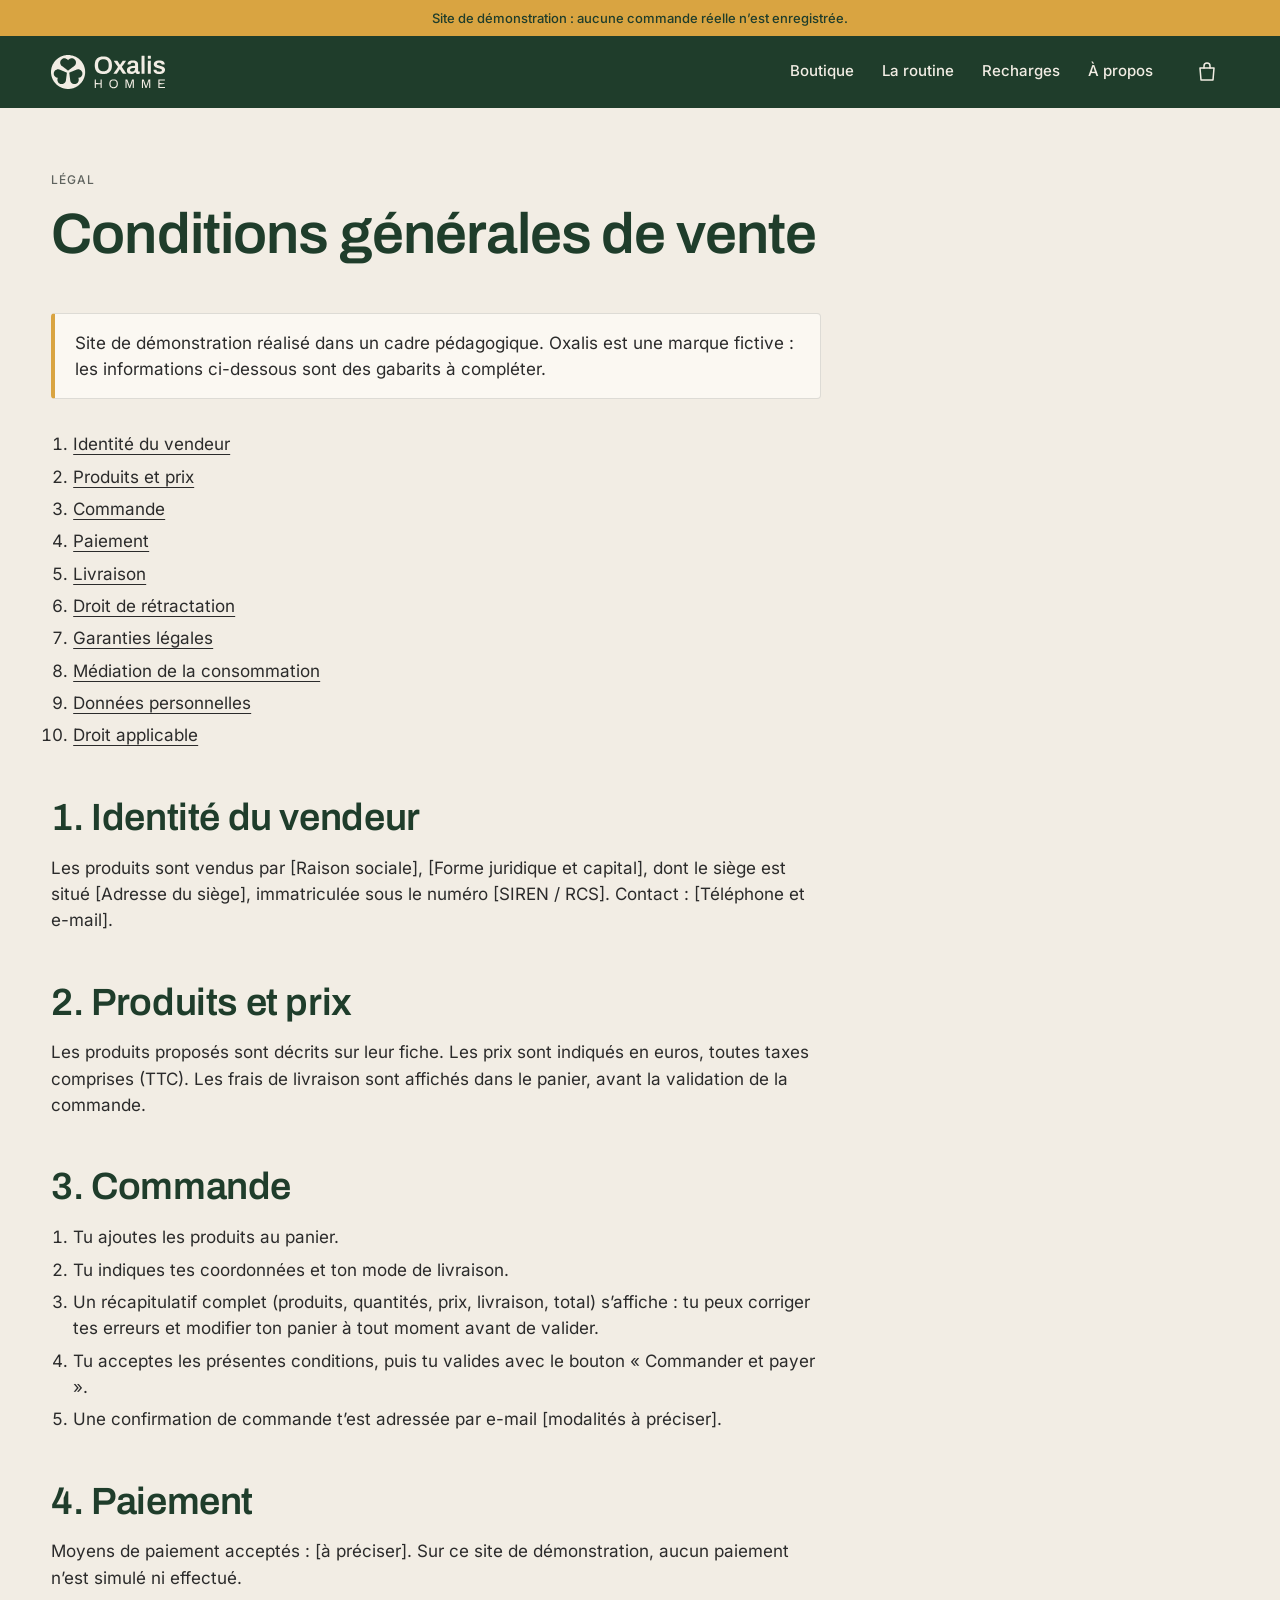
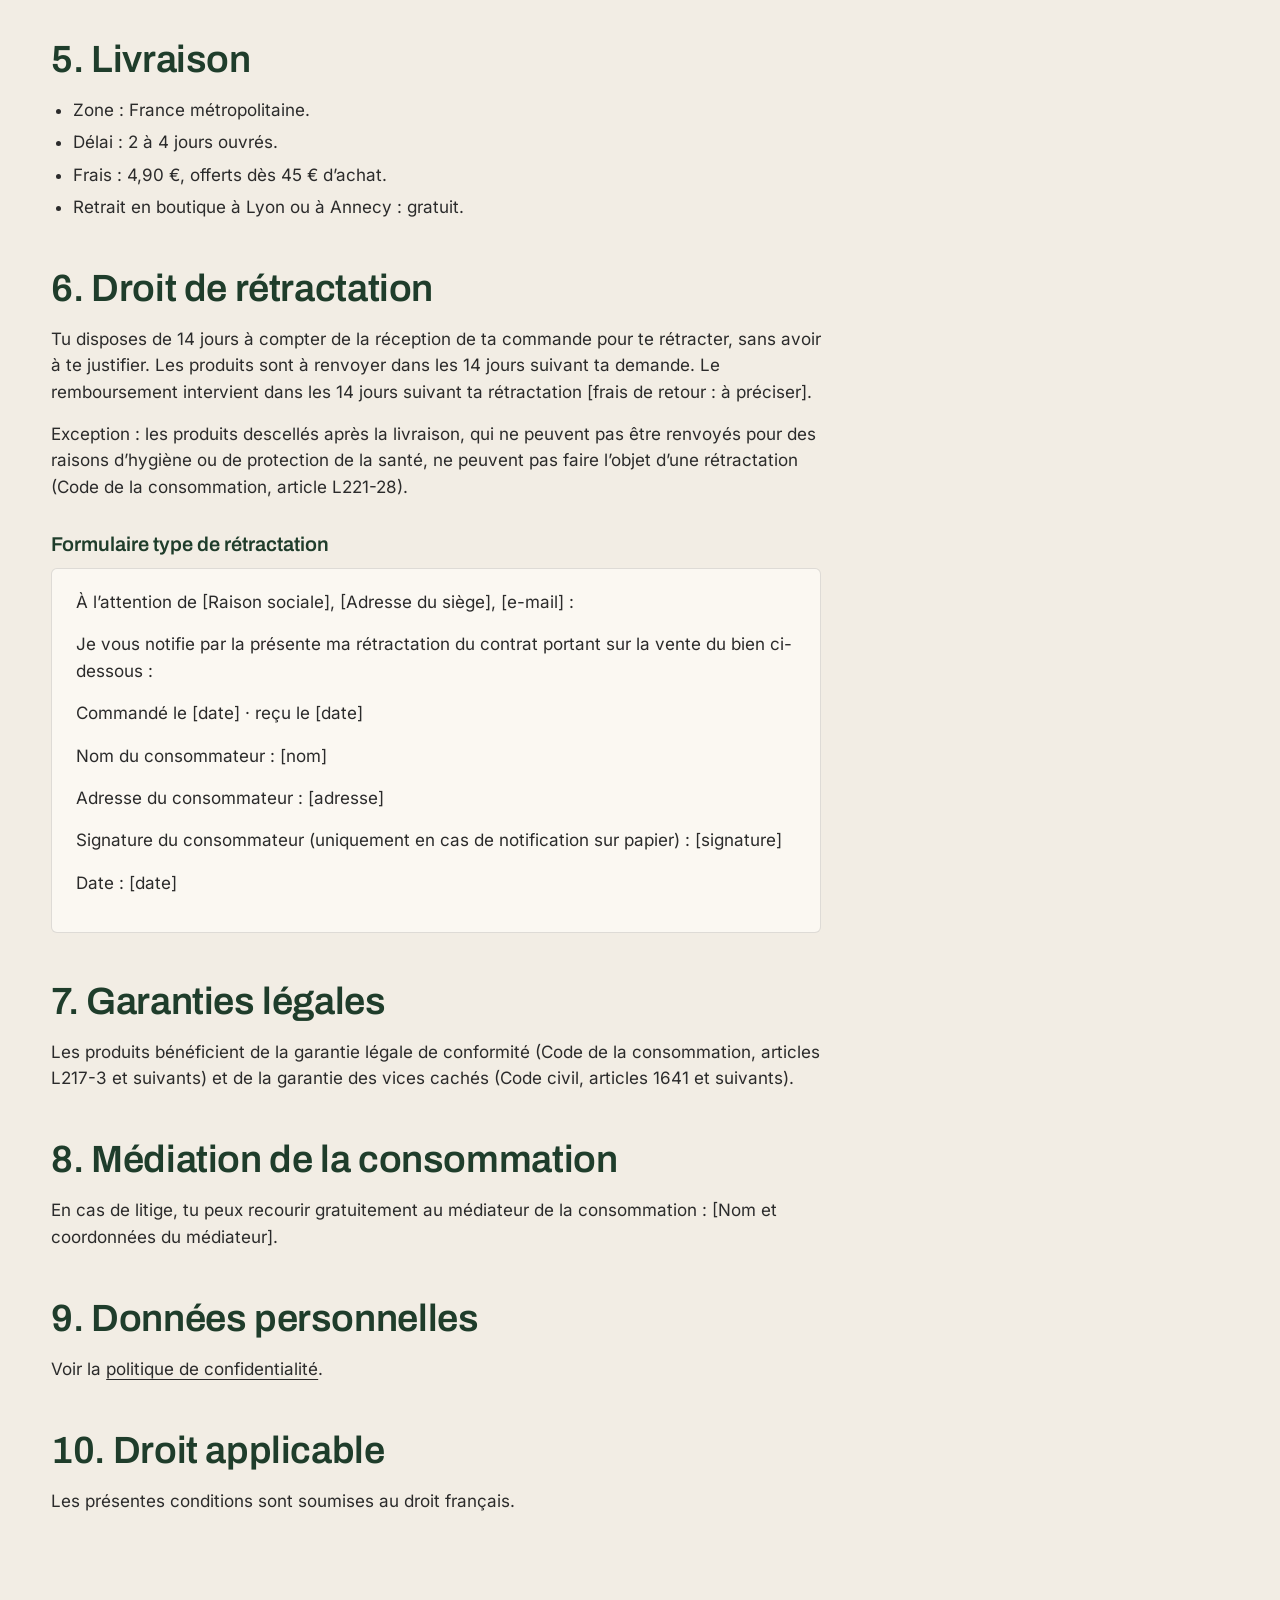
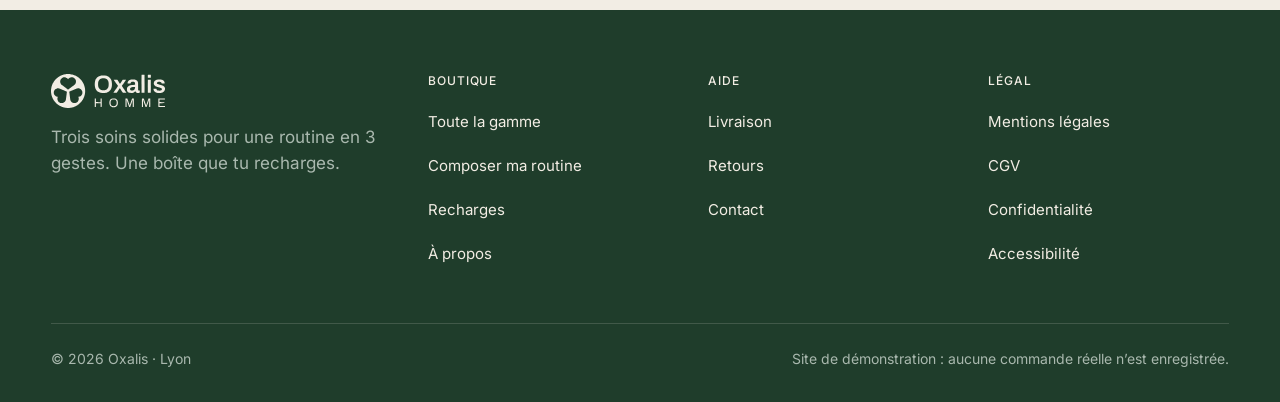
<file: cgv.html>
<!DOCTYPE html>
<html lang="fr">
<head>
  <meta charset="UTF-8">
  <meta name="viewport" content="width=device-width, initial-scale=1">
  <title>Conditions générales de vente · Oxalis Homme</title>
  <meta name="description" content="Gabarit des conditions générales de vente Oxalis Homme : prix, commande, livraison, rétractation, garanties.">
  <meta name="robots" content="noindex, nofollow">
  <link rel="canonical" href="cgv.html">
  <meta property="og:type" content="website">
  <meta property="og:site_name" content="Oxalis Homme">
  <meta property="og:locale" content="fr_FR">
  <meta property="og:title" content="Conditions générales de vente · Oxalis Homme">
  <meta property="og:description" content="Gabarit des conditions générales de vente Oxalis Homme : prix, commande, livraison, rétractation, garanties.">
  <meta property="og:url" content="cgv.html">
  <meta property="og:image" content="images/og-oxalis-homme.jpg">
  <meta property="og:image:width" content="1200">
  <meta property="og:image:height" content="630">
  <meta property="og:image:alt" content="Les trois soins solides Oxalis Homme posés sur une pierre, devant un mur vert sapin.">
  <meta name="twitter:card" content="summary_large_image">
  <meta name="theme-color" content="#1F3D2B">
  <link rel="icon" href="favicon.svg" type="image/svg+xml">
  <link rel="preload" href="fonts/archivo-latin-600-normal.woff2" as="font" type="font/woff2" crossorigin>
  <link rel="preload" href="fonts/inter-latin-400-normal.woff2" as="font" type="font/woff2" crossorigin>
  <link rel="stylesheet" href="css/boutique.css">
</head>
<body>
  <a class="evitement" href="#contenu">Aller au contenu</a>
  <noscript><div class="conteneur"><p class="message-page">Le panier de ce site a besoin de JavaScript. Liens essentiels : <a class="lien" href="index.html">Accueil</a> · <a class="lien" href="boutique.html">Boutique</a> · <a class="lien" href="routine.html">La routine</a> · <a class="lien" href="a-propos.html">À propos</a> · <a class="lien" href="mentions-legales.html">Mentions légales</a> · <a class="lien" href="cgv.html">CGV</a></p></div></noscript>
  <main id="contenu" tabindex="-1">
    <div class="conteneur">
      <header class="tete-page"><p class="etiquette">Légal</p><h1>Conditions générales de vente</h1></header>
      <p class="encadre-demo">Site de démonstration réalisé dans un cadre pédagogique. Oxalis est une marque fictive : les informations ci-dessous sont des gabarits à compléter.</p>
      <div class="prose">
        <nav aria-label="Sommaire des CGV">
          <ol>
            <li><a href="#vendeur">Identité du vendeur</a></li>
            <li><a href="#produits">Produits et prix</a></li>
            <li><a href="#commande">Commande</a></li>
            <li><a href="#paiement">Paiement</a></li>
            <li><a href="#livraison">Livraison</a></li>
            <li><a href="#retractation">Droit de rétractation</a></li>
            <li><a href="#garanties">Garanties légales</a></li>
            <li><a href="#mediation">Médiation de la consommation</a></li>
            <li><a href="#donnees">Données personnelles</a></li>
            <li><a href="#droit">Droit applicable</a></li>
          </ol>
        </nav>

        <h2 id="vendeur">1. Identité du vendeur</h2>
        <p>Les produits sont vendus par [Raison sociale], [Forme juridique et capital], dont le siège est situé [Adresse du siège], immatriculée sous le numéro [SIREN / RCS]. Contact : [Téléphone et e-mail].</p>

        <h2 id="produits">2. Produits et prix</h2>
        <p>Les produits proposés sont décrits sur leur fiche. Les prix sont indiqués en euros, toutes taxes comprises (TTC). Les frais de livraison sont affichés dans le panier, avant la validation de la commande.</p>

        <h2 id="commande">3. Commande</h2>
        <ol>
          <li>Tu ajoutes les produits au panier.</li>
          <li>Tu indiques tes coordonnées et ton mode de livraison.</li>
          <li>Un récapitulatif complet (produits, quantités, prix, livraison, total) s’affiche : tu peux corriger tes erreurs et modifier ton panier à tout moment avant de valider.</li>
          <li>Tu acceptes les présentes conditions, puis tu valides avec le bouton « Commander et payer ».</li>
          <li>Une confirmation de commande t’est adressée par e-mail [modalités à préciser].</li>
        </ol>

        <h2 id="paiement">4. Paiement</h2>
        <p>Moyens de paiement acceptés : [à préciser]. Sur ce site de démonstration, aucun paiement n’est simulé ni effectué.</p>

        <h2 id="livraison">5. Livraison</h2>
        <ul>
          <li>Zone : France métropolitaine.</li>
          <li>Délai : 2 à 4 jours ouvrés.</li>
          <li>Frais : 4,90 €, offerts dès 45 € d’achat.</li>
          <li>Retrait en boutique à Lyon ou à Annecy : gratuit.</li>
        </ul>

        <h2 id="retractation">6. Droit de rétractation</h2>
        <p>Tu disposes de 14 jours à compter de la réception de ta commande pour te rétracter, sans avoir à te justifier. Les produits sont à renvoyer dans les 14 jours suivant ta demande. Le remboursement intervient dans les 14 jours suivant ta rétractation [frais de retour : à préciser].</p>
        <p>Exception : les produits descellés après la livraison, qui ne peuvent pas être renvoyés pour des raisons d’hygiène ou de protection de la santé, ne peuvent pas faire l’objet d’une rétractation (Code de la consommation, article L221-28).</p>
        <h3 id="formulaire">Formulaire type de rétractation</h3>
        <div class="modele">
          <p>À l’attention de [Raison sociale], [Adresse du siège], [e-mail] :</p>
          <p>Je vous notifie par la présente ma rétractation du contrat portant sur la vente du bien ci-dessous :</p>
          <p>Commandé le [date] · reçu le [date]</p>
          <p>Nom du consommateur : [nom]</p>
          <p>Adresse du consommateur : [adresse]</p>
          <p>Signature du consommateur (uniquement en cas de notification sur papier) : [signature]</p>
          <p>Date : [date]</p>
        </div>

        <h2 id="garanties">7. Garanties légales</h2>
        <p>Les produits bénéficient de la garantie légale de conformité (Code de la consommation, articles L217-3 et suivants) et de la garantie des vices cachés (Code civil, articles 1641 et suivants).</p>

        <h2 id="mediation">8. Médiation de la consommation</h2>
        <p>En cas de litige, tu peux recourir gratuitement au médiateur de la consommation : [Nom et coordonnées du médiateur].</p>

        <h2 id="donnees">9. Données personnelles</h2>
        <p>Voir la <a href="confidentialite.html">politique de confidentialité</a>.</p>

        <h2 id="droit">10. Droit applicable</h2>
        <p>Les présentes conditions sont soumises au droit français.</p>
      </div>
    </div>
  </main>
  <script src="data/produits.js"></script>
  <script src="js/commun.js"></script>
  <script src="js/panier.js"></script>
</body>
</html>
</file>
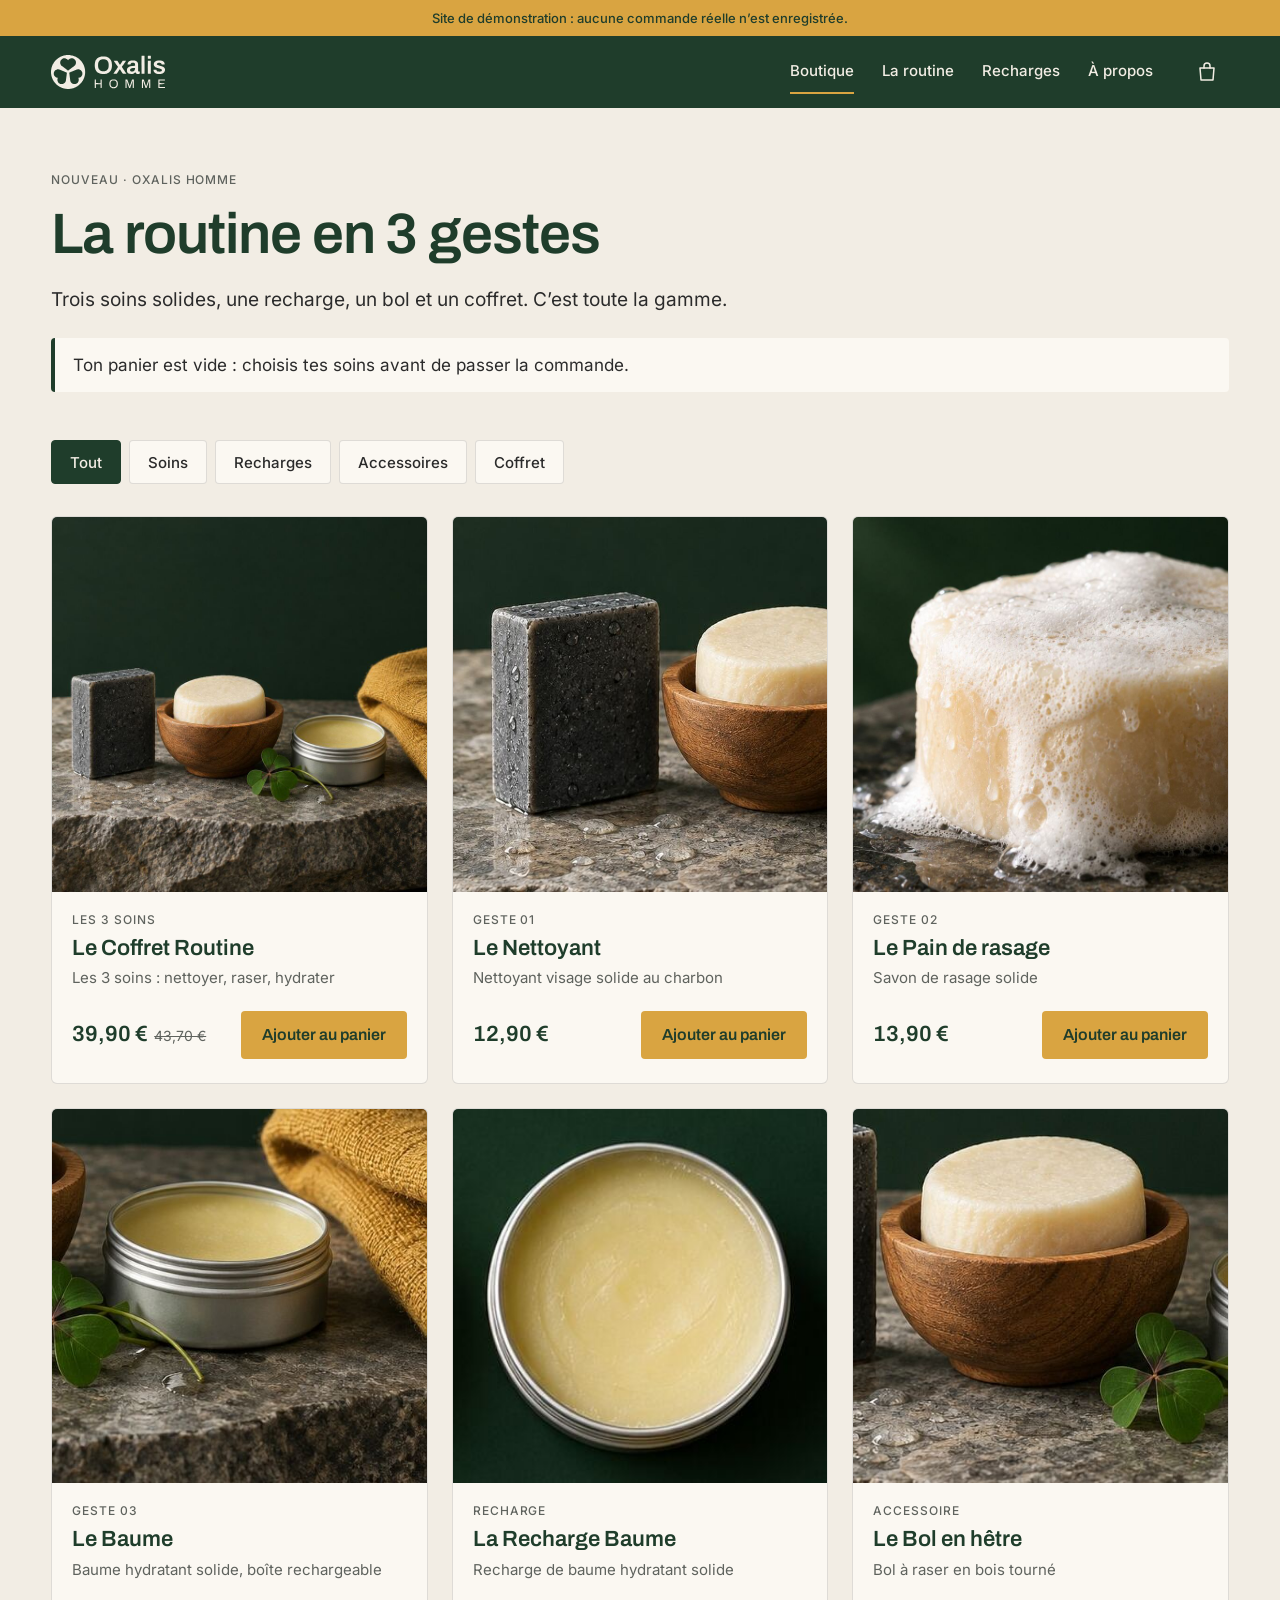
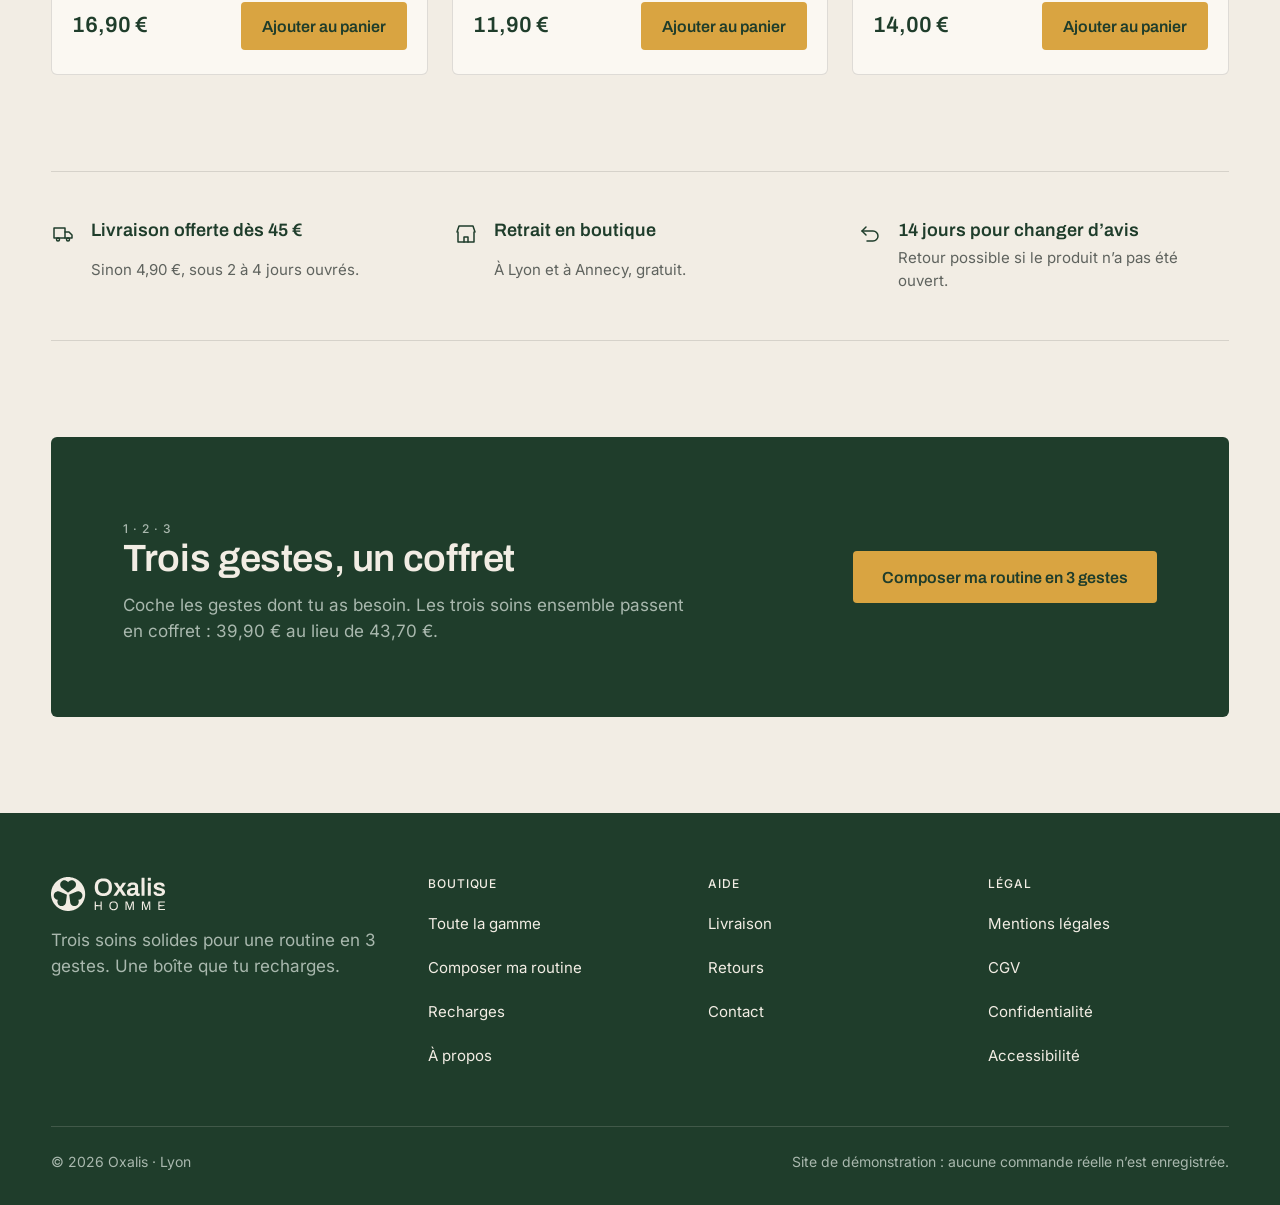
<file: commande.html>
<!DOCTYPE html>
<html lang="fr">
<head>
  <meta charset="UTF-8">
  <meta name="viewport" content="width=device-width, initial-scale=1">
  <title>Finaliser la commande · Oxalis Homme</title>
  <meta name="description" content="Coordonnées, livraison et récapitulatif. Démonstration : aucun paiement n’est effectué.">
  <meta name="robots" content="noindex, nofollow">
  <link rel="canonical" href="commande.html">
  <meta property="og:type" content="website">
  <meta property="og:site_name" content="Oxalis Homme">
  <meta property="og:locale" content="fr_FR">
  <meta property="og:title" content="Finaliser la commande · Oxalis Homme">
  <meta property="og:description" content="Coordonnées, livraison et récapitulatif. Démonstration : aucun paiement n’est effectué.">
  <meta property="og:url" content="commande.html">
  <meta property="og:image" content="images/og-oxalis-homme.jpg">
  <meta property="og:image:width" content="1200">
  <meta property="og:image:height" content="630">
  <meta property="og:image:alt" content="Les trois soins solides Oxalis Homme posés sur une pierre, devant un mur vert sapin.">
  <meta name="twitter:card" content="summary_large_image">
  <meta name="theme-color" content="#1F3D2B">
  <link rel="icon" href="favicon.svg" type="image/svg+xml">
  <link rel="preload" href="fonts/archivo-latin-600-normal.woff2" as="font" type="font/woff2" crossorigin>
  <link rel="preload" href="fonts/inter-latin-400-normal.woff2" as="font" type="font/woff2" crossorigin>
  <link rel="stylesheet" href="css/boutique.css">
</head>
<body>
  <a class="evitement" href="#contenu">Aller au contenu</a>
  <noscript><div class="conteneur"><p class="message-page">Le panier de ce site a besoin de JavaScript. Liens essentiels : <a class="lien" href="index.html">Accueil</a> · <a class="lien" href="boutique.html">Boutique</a> · <a class="lien" href="routine.html">La routine</a> · <a class="lien" href="a-propos.html">À propos</a> · <a class="lien" href="mentions-legales.html">Mentions légales</a> · <a class="lien" href="cgv.html">CGV</a></p></div></noscript>
  <main id="contenu" tabindex="-1">
    <div class="conteneur">
      <header class="tete-page">
        <h1>Finaliser la commande</h1>
      </header>
      <div class="commande">
        <form id="formCommande" novalidate>
          <p class="encart-demo">Site de démonstration : ce formulaire n’envoie rien et aucun paiement n’est effectué. Tu peux saisir des informations fictives.</p>
          <p class="mention">Tous les champs sont obligatoires, sauf mention « facultatif ».</p>

          <fieldset>
            <legend><span class="num" aria-hidden="true">1</span>Coordonnées</legend>
            <div class="champs">
              <div class="champ"><label for="prenom">Prénom</label><input id="prenom" name="prenom" type="text" autocomplete="given-name" required></div>
              <div class="champ"><label for="nom">Nom</label><input id="nom" name="nom" type="text" autocomplete="family-name" required></div>
              <div class="champ plein"><label for="email">E-mail</label><input id="email" name="email" type="email" inputmode="email" autocomplete="email" spellcheck="false" required></div>
              <div class="champ plein"><label for="tel">Téléphone <span class="facultatif">(facultatif)</span></label><input id="tel" name="tel" type="tel" inputmode="tel" autocomplete="tel"></div>
            </div>
          </fieldset>

          <fieldset>
            <legend><span class="num" aria-hidden="true">2</span>Livraison</legend>
            <div class="choix-livraison" role="radiogroup" aria-label="Mode de livraison">
              <label class="choix"><input type="radio" name="livraison" value="domicile" checked><span class="choix-texte"><span>À domicile, sous 2 à 4 jours ouvrés</span><span id="prixDomicile">4,90 €</span></span></label>
              <label class="choix"><input type="radio" name="livraison" value="lyon"><span class="choix-texte"><span>Retrait à Lyon</span><span>Gratuit</span></span></label>
              <label class="choix"><input type="radio" name="livraison" value="annecy"><span class="choix-texte"><span>Retrait à Annecy</span><span>Gratuit</span></span></label>
            </div>
            <p class="mention" style="margin-top:8px">Livraison à domicile : 4,90 €, offerte dès 45 € d’achat, en France métropolitaine.</p>
            <div class="champs" id="blocAdresse" style="margin-top:24px">
              <div class="champ plein"><label for="adresse">Adresse</label><input id="adresse" name="adresse" type="text" autocomplete="street-address" required></div>
              <div class="champ"><label for="cp">Code postal</label><input id="cp" name="cp" type="text" inputmode="numeric" autocomplete="postal-code" maxlength="5" required></div>
              <div class="champ"><label for="ville">Ville</label><input id="ville" name="ville" type="text" autocomplete="address-level2" required></div>
            </div>
          </fieldset>

          <fieldset>
            <legend><span class="num" aria-hidden="true">3</span>Récapitulatif</legend>
            <div id="recapCommande"></div>
            <div id="recapTotaux" style="margin-top:16px"></div>
            <p style="margin-top:12px"><a class="lien" href="panier.html">Modifier le panier</a></p>
            <div class="encart-paiement" style="margin-top:24px"><svg viewBox="0 0 24 24" fill="none" stroke="currentColor" stroke-width="1.5" stroke-linecap="round" stroke-linejoin="round" aria-hidden="true" focusable="false"><rect x="5" y="11" width="14" height="9" rx="1"/><path d="M8 11V8a4 4 0 0 1 8 0v3"/></svg><p>Le paiement n’est pas simulé sur cette démonstration.</p></div>
            <div class="case-cgv" style="margin-top:24px">
              <label class="case" for="cgv"><input type="checkbox" id="cgv" name="cgv" required><span>J’ai lu et j’accepte les <a class="lien" href="cgv.html" target="_blank" rel="noopener">conditions générales de vente<span class="visuellement-cache"> (nouvel onglet)</span></a>.</span></label>
            </div>
          </fieldset>

          <button type="submit" class="bouton bouton-principal bouton-pleine-largeur">Commander et payer (démonstration)</button>
        </form>
        <aside class="resume" aria-label="Ta commande">
          <h2>Ta commande</h2>
          <div id="resumeTotaux"></div>
        </aside>
      </div>
    </div>
  </main>
  <script src="data/produits.js"></script>
  <script src="js/commun.js"></script>
  <script src="js/panier.js"></script>
  <script src="js/commande.js"></script>
</body>
</html>
</file>
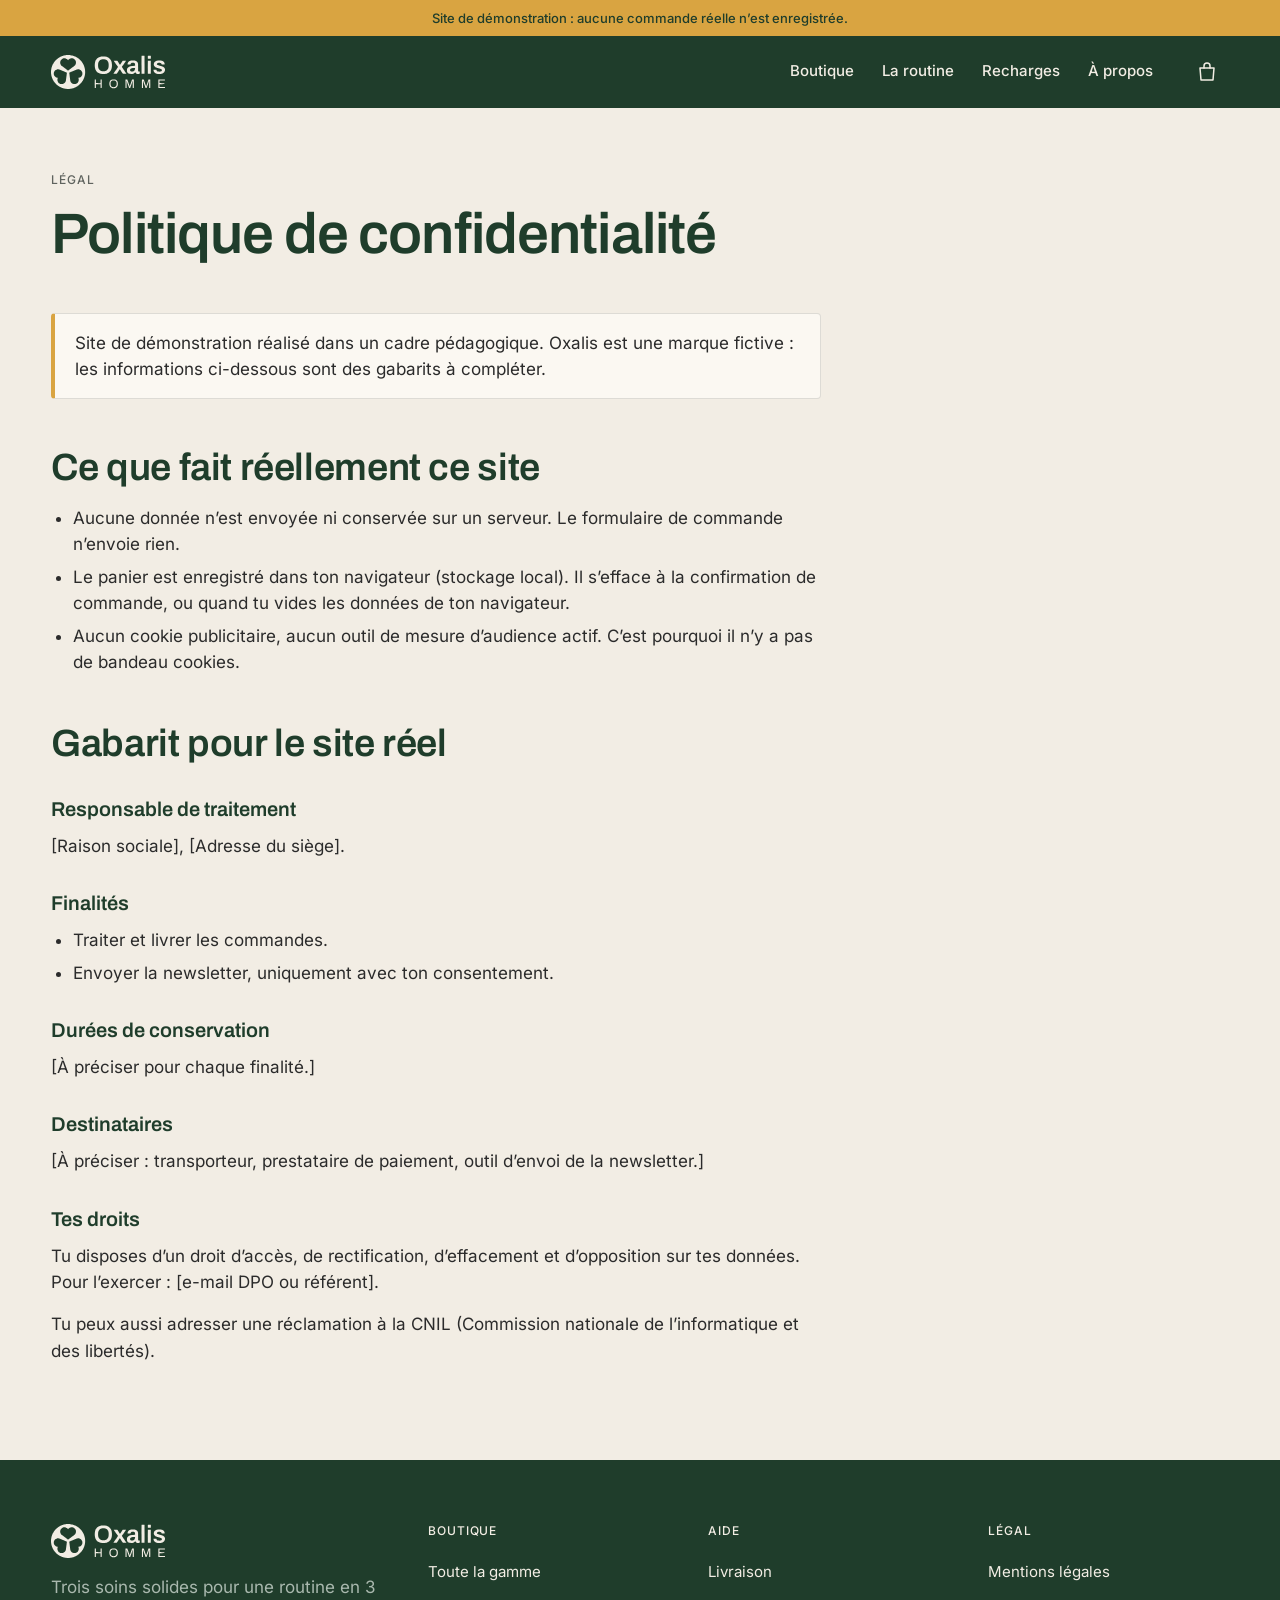
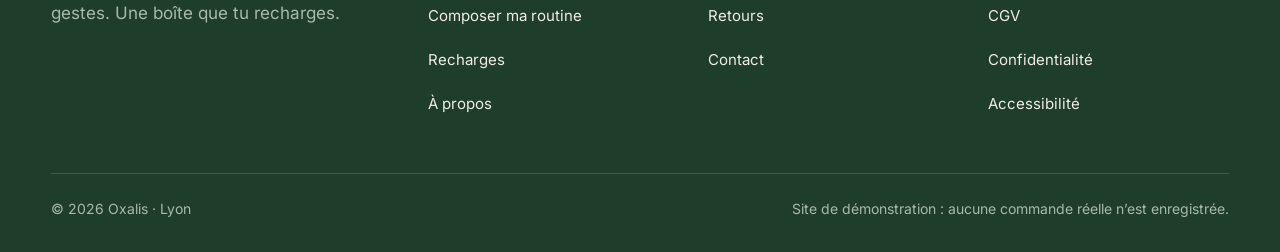
<file: confidentialite.html>
<!DOCTYPE html>
<html lang="fr">
<head>
  <meta charset="UTF-8">
  <meta name="viewport" content="width=device-width, initial-scale=1">
  <title>Politique de confidentialité · Oxalis Homme</title>
  <meta name="description" content="Ce site de démonstration n’envoie ni ne conserve aucune donnée. Gabarit de politique de confidentialité pour le site réel.">
  <meta name="robots" content="noindex, nofollow">
  <link rel="canonical" href="confidentialite.html">
  <meta property="og:type" content="website">
  <meta property="og:site_name" content="Oxalis Homme">
  <meta property="og:locale" content="fr_FR">
  <meta property="og:title" content="Politique de confidentialité · Oxalis Homme">
  <meta property="og:description" content="Ce site de démonstration n’envoie ni ne conserve aucune donnée. Gabarit de politique de confidentialité pour le site réel.">
  <meta property="og:url" content="confidentialite.html">
  <meta property="og:image" content="images/og-oxalis-homme.jpg">
  <meta property="og:image:width" content="1200">
  <meta property="og:image:height" content="630">
  <meta property="og:image:alt" content="Les trois soins solides Oxalis Homme posés sur une pierre, devant un mur vert sapin.">
  <meta name="twitter:card" content="summary_large_image">
  <meta name="theme-color" content="#1F3D2B">
  <link rel="icon" href="favicon.svg" type="image/svg+xml">
  <link rel="preload" href="fonts/archivo-latin-600-normal.woff2" as="font" type="font/woff2" crossorigin>
  <link rel="preload" href="fonts/inter-latin-400-normal.woff2" as="font" type="font/woff2" crossorigin>
  <link rel="stylesheet" href="css/boutique.css">
</head>
<body>
  <a class="evitement" href="#contenu">Aller au contenu</a>
  <noscript><div class="conteneur"><p class="message-page">Le panier de ce site a besoin de JavaScript. Liens essentiels : <a class="lien" href="index.html">Accueil</a> · <a class="lien" href="boutique.html">Boutique</a> · <a class="lien" href="routine.html">La routine</a> · <a class="lien" href="a-propos.html">À propos</a> · <a class="lien" href="mentions-legales.html">Mentions légales</a> · <a class="lien" href="cgv.html">CGV</a></p></div></noscript>
  <main id="contenu" tabindex="-1">
    <div class="conteneur">
      <header class="tete-page"><p class="etiquette">Légal</p><h1>Politique de confidentialité</h1></header>
      <p class="encadre-demo">Site de démonstration réalisé dans un cadre pédagogique. Oxalis est une marque fictive : les informations ci-dessous sont des gabarits à compléter.</p>
      <div class="prose">
        <h2>Ce que fait réellement ce site</h2>
        <ul>
          <li>Aucune donnée n’est envoyée ni conservée sur un serveur. Le formulaire de commande n’envoie rien.</li>
          <li>Le panier est enregistré dans ton navigateur (stockage local). Il s’efface à la confirmation de commande, ou quand tu vides les données de ton navigateur.</li>
          <li>Aucun cookie publicitaire, aucun outil de mesure d’audience actif. C’est pourquoi il n’y a pas de bandeau cookies.</li>
        </ul>

        <h2>Gabarit pour le site réel</h2>
        <h3>Responsable de traitement</h3>
        <p>[Raison sociale], [Adresse du siège].</p>
        <h3>Finalités</h3>
        <ul>
          <li>Traiter et livrer les commandes.</li>
          <li>Envoyer la newsletter, uniquement avec ton consentement.</li>
        </ul>
        <h3>Durées de conservation</h3>
        <p>[À préciser pour chaque finalité.]</p>
        <h3>Destinataires</h3>
        <p>[À préciser : transporteur, prestataire de paiement, outil d’envoi de la newsletter.]</p>
        <h3>Tes droits</h3>
        <p>Tu disposes d’un droit d’accès, de rectification, d’effacement et d’opposition sur tes données. Pour l’exercer : [e-mail DPO ou référent].</p>
        <p>Tu peux aussi adresser une réclamation à la CNIL (Commission nationale de l’informatique et des libertés).</p>
      </div>
    </div>
  </main>
  <script src="data/produits.js"></script>
  <script src="js/commun.js"></script>
  <script src="js/panier.js"></script>
</body>
</html>
</file>
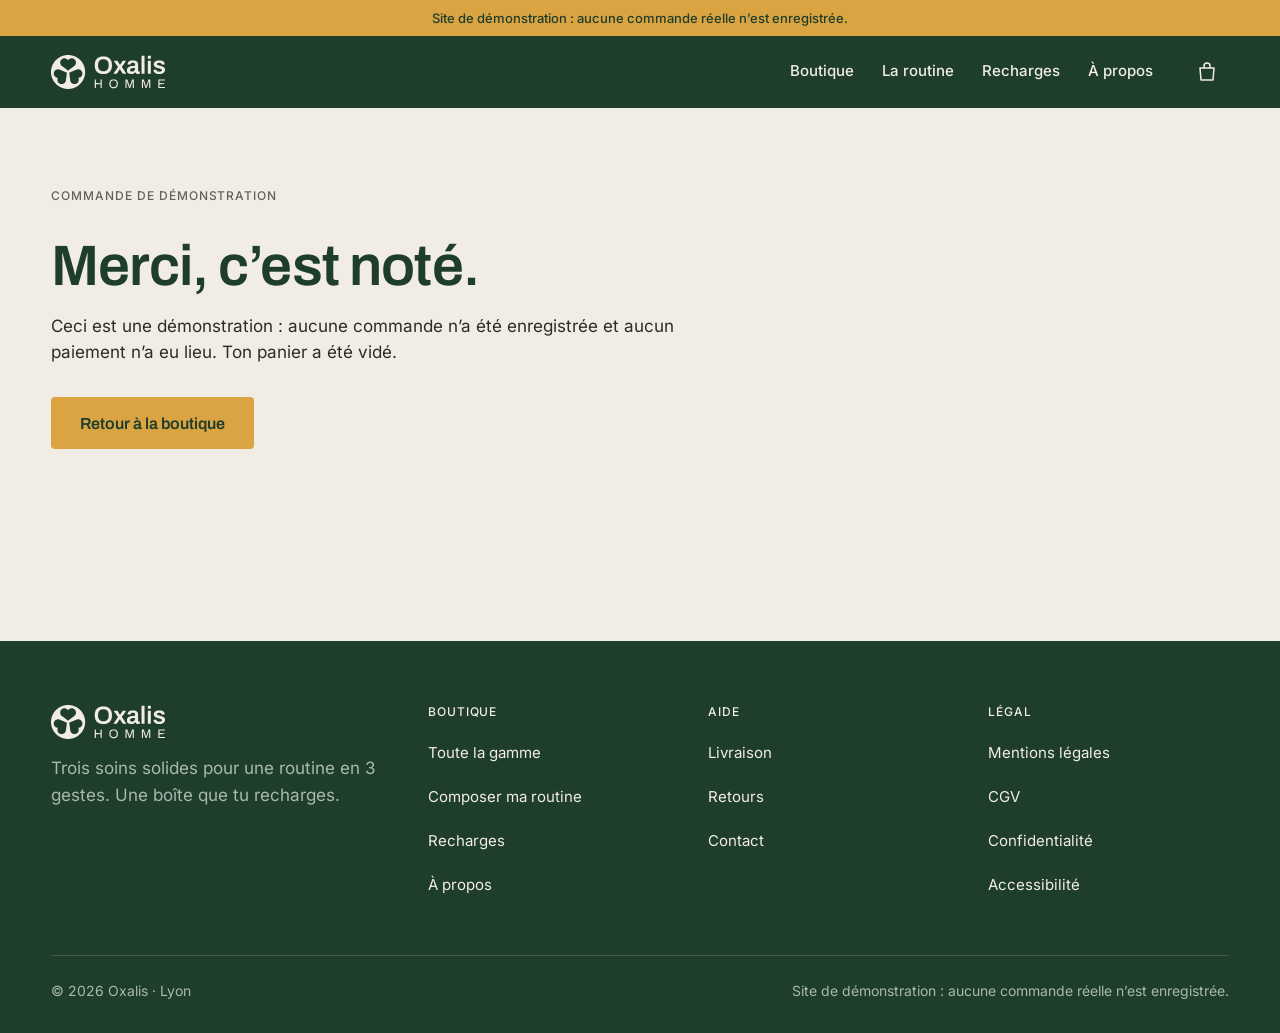
<file: confirmation.html>
<!DOCTYPE html>
<html lang="fr">
<head>
  <meta charset="UTF-8">
  <meta name="viewport" content="width=device-width, initial-scale=1">
  <title>Merci, c’est noté · Oxalis Homme</title>
  <meta name="description" content="Démonstration : aucune commande n’a été enregistrée et aucun paiement n’a eu lieu.">
  <meta name="robots" content="noindex, nofollow">
  <link rel="canonical" href="confirmation.html">
  <meta property="og:type" content="website">
  <meta property="og:site_name" content="Oxalis Homme">
  <meta property="og:locale" content="fr_FR">
  <meta property="og:title" content="Merci, c’est noté · Oxalis Homme">
  <meta property="og:description" content="Démonstration : aucune commande n’a été enregistrée et aucun paiement n’a eu lieu.">
  <meta property="og:url" content="confirmation.html">
  <meta property="og:image" content="images/og-oxalis-homme.jpg">
  <meta property="og:image:width" content="1200">
  <meta property="og:image:height" content="630">
  <meta property="og:image:alt" content="Les trois soins solides Oxalis Homme posés sur une pierre, devant un mur vert sapin.">
  <meta name="twitter:card" content="summary_large_image">
  <meta name="theme-color" content="#1F3D2B">
  <link rel="icon" href="favicon.svg" type="image/svg+xml">
  <link rel="preload" href="fonts/archivo-latin-600-normal.woff2" as="font" type="font/woff2" crossorigin>
  <link rel="preload" href="fonts/inter-latin-400-normal.woff2" as="font" type="font/woff2" crossorigin>
  <link rel="stylesheet" href="css/boutique.css">
</head>
<body>
  <a class="evitement" href="#contenu">Aller au contenu</a>
  <noscript><div class="conteneur"><p class="message-page">Le panier de ce site a besoin de JavaScript. Liens essentiels : <a class="lien" href="index.html">Accueil</a> · <a class="lien" href="boutique.html">Boutique</a> · <a class="lien" href="routine.html">La routine</a> · <a class="lien" href="a-propos.html">À propos</a> · <a class="lien" href="mentions-legales.html">Mentions légales</a> · <a class="lien" href="cgv.html">CGV</a></p></div></noscript>
  <main id="contenu" tabindex="-1">
    <div class="conteneur">
      <div class="vide">
        <p class="etiquette">Commande de démonstration</p>
        <h1>Merci, c’est noté.</h1>
        <p>Ceci est une démonstration : aucune commande n’a été enregistrée et aucun paiement n’a eu lieu. Ton panier a été vidé.</p>
        <a class="bouton bouton-principal" href="boutique.html">Retour à la boutique</a>
      </div>
    </div>
  </main>
  <script src="data/produits.js"></script>
  <script src="js/commun.js"></script>
  <script src="js/panier.js"></script>
</body>
</html>
</file>
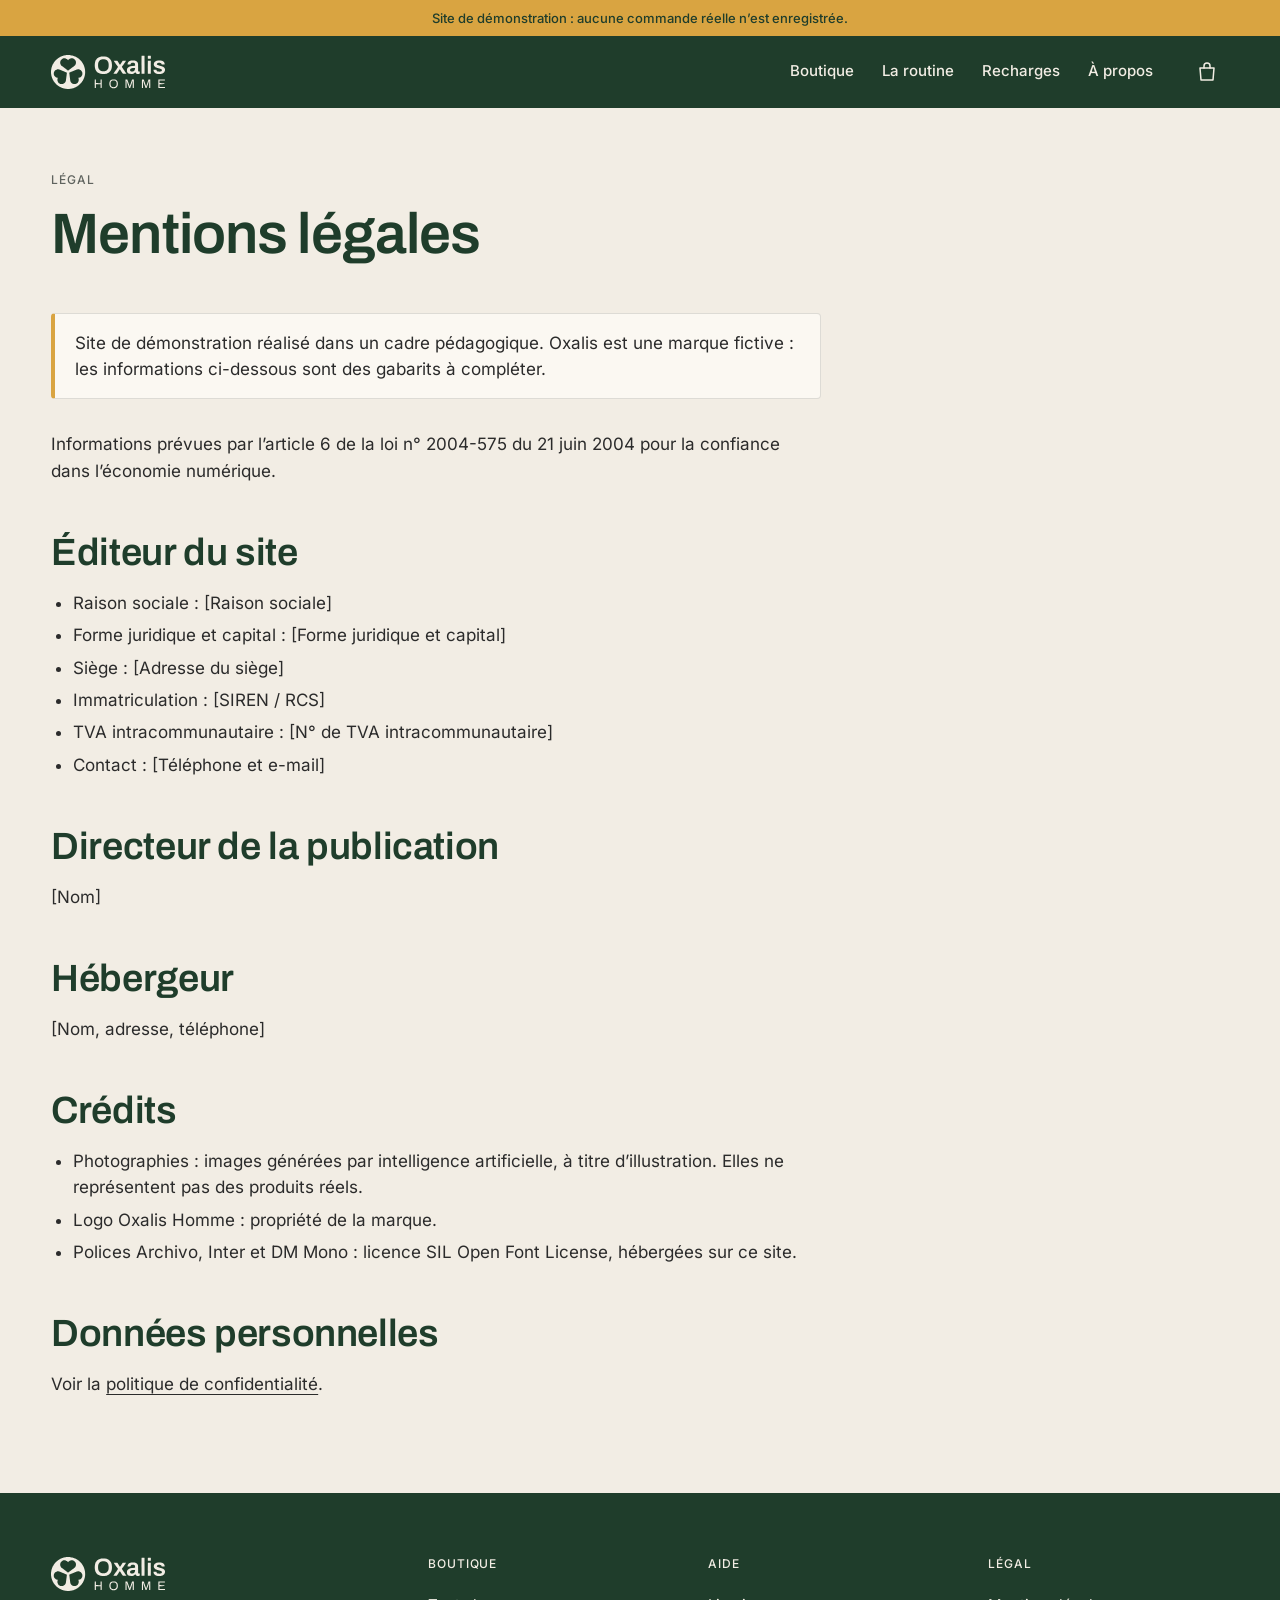
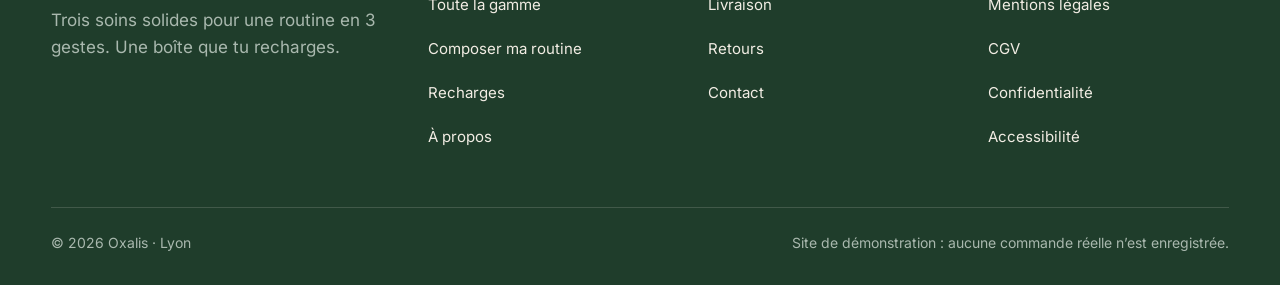
<file: mentions-legales.html>
<!DOCTYPE html>
<html lang="fr">
<head>
  <meta charset="UTF-8">
  <meta name="viewport" content="width=device-width, initial-scale=1">
  <title>Mentions légales · Oxalis Homme</title>
  <meta name="description" content="Mentions légales du site de démonstration Oxalis Homme : éditeur, hébergeur, crédits.">
  <meta name="robots" content="noindex, nofollow">
  <link rel="canonical" href="mentions-legales.html">
  <meta property="og:type" content="website">
  <meta property="og:site_name" content="Oxalis Homme">
  <meta property="og:locale" content="fr_FR">
  <meta property="og:title" content="Mentions légales · Oxalis Homme">
  <meta property="og:description" content="Mentions légales du site de démonstration Oxalis Homme : éditeur, hébergeur, crédits.">
  <meta property="og:url" content="mentions-legales.html">
  <meta property="og:image" content="images/og-oxalis-homme.jpg">
  <meta property="og:image:width" content="1200">
  <meta property="og:image:height" content="630">
  <meta property="og:image:alt" content="Les trois soins solides Oxalis Homme posés sur une pierre, devant un mur vert sapin.">
  <meta name="twitter:card" content="summary_large_image">
  <meta name="theme-color" content="#1F3D2B">
  <link rel="icon" href="favicon.svg" type="image/svg+xml">
  <link rel="preload" href="fonts/archivo-latin-600-normal.woff2" as="font" type="font/woff2" crossorigin>
  <link rel="preload" href="fonts/inter-latin-400-normal.woff2" as="font" type="font/woff2" crossorigin>
  <link rel="stylesheet" href="css/boutique.css">
</head>
<body>
  <a class="evitement" href="#contenu">Aller au contenu</a>
  <noscript><div class="conteneur"><p class="message-page">Le panier de ce site a besoin de JavaScript. Liens essentiels : <a class="lien" href="index.html">Accueil</a> · <a class="lien" href="boutique.html">Boutique</a> · <a class="lien" href="routine.html">La routine</a> · <a class="lien" href="a-propos.html">À propos</a> · <a class="lien" href="mentions-legales.html">Mentions légales</a> · <a class="lien" href="cgv.html">CGV</a></p></div></noscript>
  <main id="contenu" tabindex="-1">
    <div class="conteneur">
      <header class="tete-page"><p class="etiquette">Légal</p><h1>Mentions légales</h1></header>
      <p class="encadre-demo">Site de démonstration réalisé dans un cadre pédagogique. Oxalis est une marque fictive : les informations ci-dessous sont des gabarits à compléter.</p>
      <div class="prose">
        <p>Informations prévues par l’article 6 de la loi n° 2004-575 du 21 juin 2004 pour la confiance dans l’économie numérique.</p>
        <h2>Éditeur du site</h2>
        <ul>
          <li>Raison sociale : [Raison sociale]</li>
          <li>Forme juridique et capital : [Forme juridique et capital]</li>
          <li>Siège : [Adresse du siège]</li>
          <li>Immatriculation : [SIREN / RCS]</li>
          <li>TVA intracommunautaire : [N° de TVA intracommunautaire]</li>
          <li>Contact : [Téléphone et e-mail]</li>
        </ul>
        <h2>Directeur de la publication</h2>
        <p>[Nom]</p>
        <h2>Hébergeur</h2>
        <p>[Nom, adresse, téléphone]</p>
        <h2>Crédits</h2>
        <ul>
          <li>Photographies : images générées par intelligence artificielle, à titre d’illustration. Elles ne représentent pas des produits réels.</li>
          <li>Logo Oxalis Homme : propriété de la marque.</li>
          <li>Polices Archivo, Inter et DM Mono : licence SIL Open Font License, hébergées sur ce site.</li>
        </ul>
        <h2>Données personnelles</h2>
        <p>Voir la <a href="confidentialite.html">politique de confidentialité</a>.</p>
      </div>
    </div>
  </main>
  <script src="data/produits.js"></script>
  <script src="js/commun.js"></script>
  <script src="js/panier.js"></script>
</body>
</html>
</file>
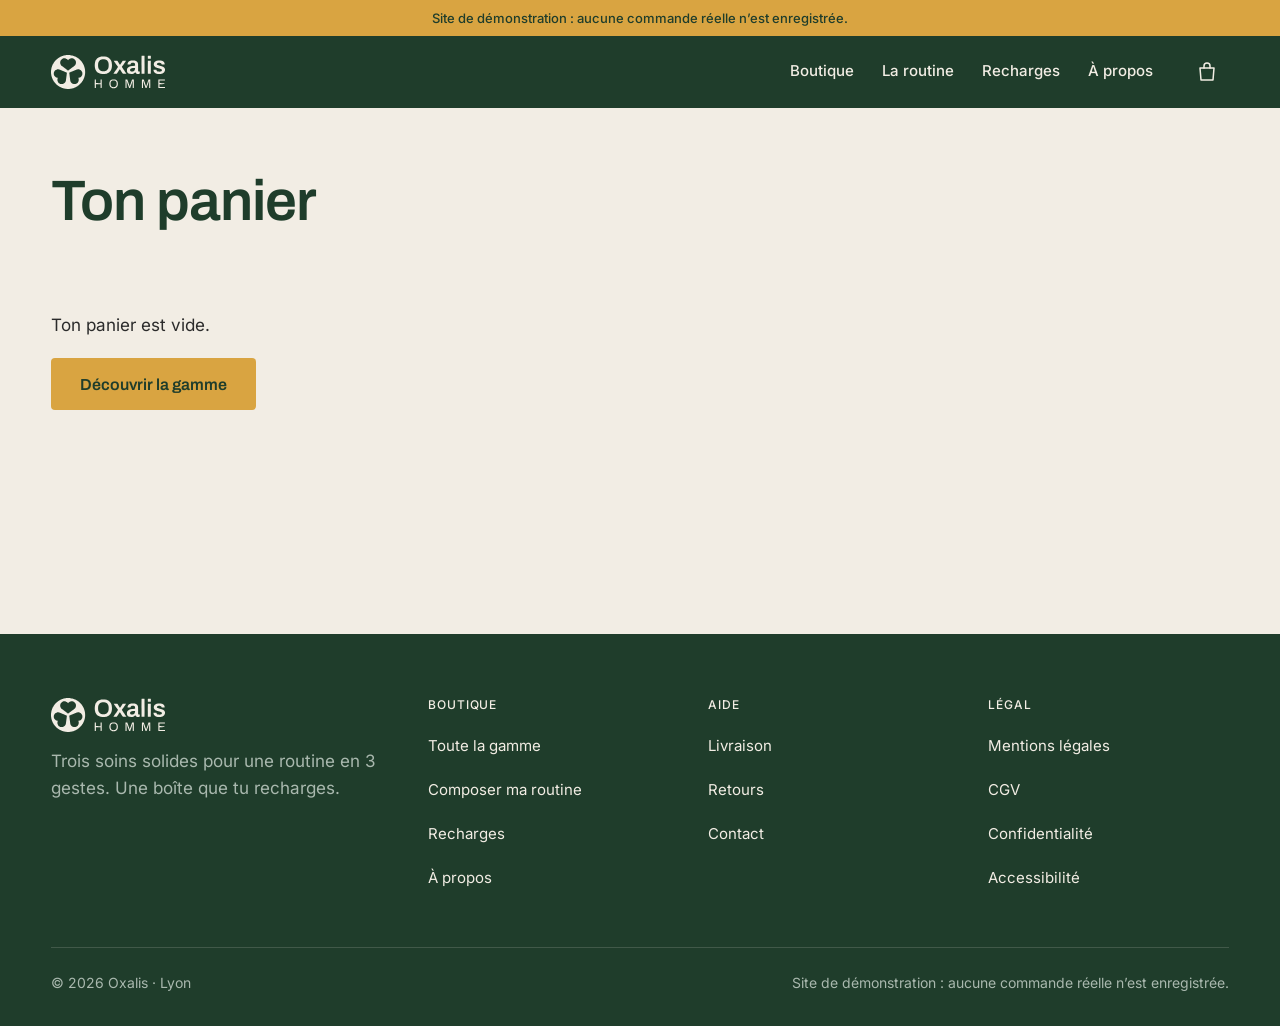
<file: panier.html>
<!DOCTYPE html>
<html lang="fr">
<head>
  <meta charset="UTF-8">
  <meta name="viewport" content="width=device-width, initial-scale=1">
  <title>Ton panier · Oxalis Homme</title>
  <meta name="description" content="Vérifie tes soins, les frais de livraison et le total avant de passer la commande.">
  <meta name="robots" content="noindex, nofollow">
  <link rel="canonical" href="panier.html">
  <meta property="og:type" content="website">
  <meta property="og:site_name" content="Oxalis Homme">
  <meta property="og:locale" content="fr_FR">
  <meta property="og:title" content="Ton panier · Oxalis Homme">
  <meta property="og:description" content="Vérifie tes soins, les frais de livraison et le total avant de passer la commande.">
  <meta property="og:url" content="panier.html">
  <meta property="og:image" content="images/og-oxalis-homme.jpg">
  <meta property="og:image:width" content="1200">
  <meta property="og:image:height" content="630">
  <meta property="og:image:alt" content="Les trois soins solides Oxalis Homme posés sur une pierre, devant un mur vert sapin.">
  <meta name="twitter:card" content="summary_large_image">
  <meta name="theme-color" content="#1F3D2B">
  <link rel="icon" href="favicon.svg" type="image/svg+xml">
  <link rel="preload" href="fonts/archivo-latin-600-normal.woff2" as="font" type="font/woff2" crossorigin>
  <link rel="preload" href="fonts/inter-latin-400-normal.woff2" as="font" type="font/woff2" crossorigin>
  <link rel="stylesheet" href="css/boutique.css">
</head>
<body data-sans-tiroir>
  <a class="evitement" href="#contenu">Aller au contenu</a>
  <noscript><div class="conteneur"><p class="message-page">Le panier de ce site a besoin de JavaScript. Liens essentiels : <a class="lien" href="index.html">Accueil</a> · <a class="lien" href="boutique.html">Boutique</a> · <a class="lien" href="routine.html">La routine</a> · <a class="lien" href="a-propos.html">À propos</a> · <a class="lien" href="mentions-legales.html">Mentions légales</a> · <a class="lien" href="cgv.html">CGV</a></p></div></noscript>
  <main id="contenu" tabindex="-1">
    <div class="conteneur" id="pagePanier">
      <header class="tete-page">
        <h1>Ton panier</h1>
      </header>
      <div class="page-panier">
        <section aria-label="Articles du panier" id="panierLignes"></section>
        <aside class="resume" id="panierResume" aria-label="Récapitulatif du panier" hidden></aside>
      </div>
    </div>
  </main>
  <script src="data/produits.js"></script>
  <script src="js/commun.js"></script>
  <script src="js/panier.js"></script>
</body>
</html>
</file>
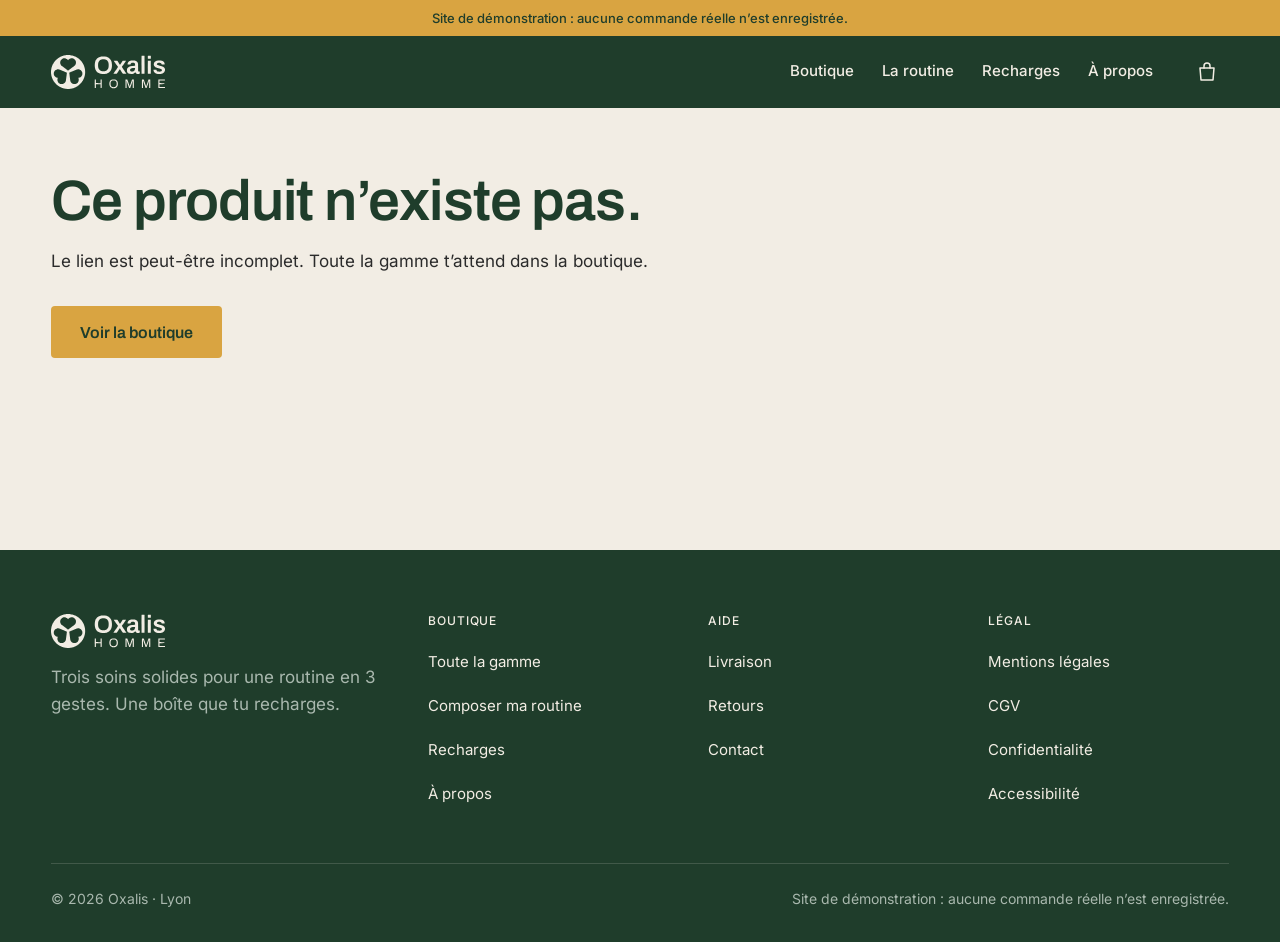
<file: produit.html>
<!DOCTYPE html>
<html lang="fr">
<head>
  <meta charset="UTF-8">
  <meta name="viewport" content="width=device-width, initial-scale=1">
  <title>Fiche produit · Oxalis Homme</title>
  <meta name="description" content="Soins solides Oxalis Homme : une routine en 3 gestes.">
  <meta name="robots" content="noindex, nofollow">
  <link rel="canonical" href="produit.html">
  <meta property="og:type" content="website">
  <meta property="og:site_name" content="Oxalis Homme">
  <meta property="og:locale" content="fr_FR">
  <meta property="og:title" content="Fiche produit · Oxalis Homme">
  <meta property="og:description" content="Soins solides Oxalis Homme : une routine en 3 gestes.">
  <meta property="og:url" content="produit.html">
  <meta property="og:image" content="images/og-oxalis-homme.jpg">
  <meta property="og:image:width" content="1200">
  <meta property="og:image:height" content="630">
  <meta property="og:image:alt" content="Les trois soins solides Oxalis Homme posés sur une pierre, devant un mur vert sapin.">
  <meta name="twitter:card" content="summary_large_image">
  <meta name="theme-color" content="#1F3D2B">
  <link rel="icon" href="favicon.svg" type="image/svg+xml">
  <link rel="preload" href="fonts/archivo-latin-600-normal.woff2" as="font" type="font/woff2" crossorigin>
  <link rel="preload" href="fonts/inter-latin-400-normal.woff2" as="font" type="font/woff2" crossorigin>
  <link rel="stylesheet" href="css/boutique.css">
</head>
<body>
  <a class="evitement" href="#contenu">Aller au contenu</a>
  <noscript><div class="conteneur"><p class="message-page">Le panier de ce site a besoin de JavaScript. Liens essentiels : <a class="lien" href="index.html">Accueil</a> · <a class="lien" href="boutique.html">Boutique</a> · <a class="lien" href="routine.html">La routine</a> · <a class="lien" href="a-propos.html">À propos</a> · <a class="lien" href="mentions-legales.html">Mentions légales</a> · <a class="lien" href="cgv.html">CGV</a></p></div></noscript>
  <main id="contenu" tabindex="-1">
    <div id="fiche">
      <noscript><div class="conteneur"><div class="vide"><h1>Fiche produit</h1><p>Cette page a besoin de JavaScript pour afficher le produit.</p><a class="bouton bouton-principal" href="boutique.html">Voir la boutique</a></div></div></noscript>
    </div>
  </main>
  <script src="data/produits.js"></script>
  <script src="js/commun.js"></script>
  <script src="js/panier.js"></script>
  <script src="js/produit.js"></script>
</body>
</html>
</file>
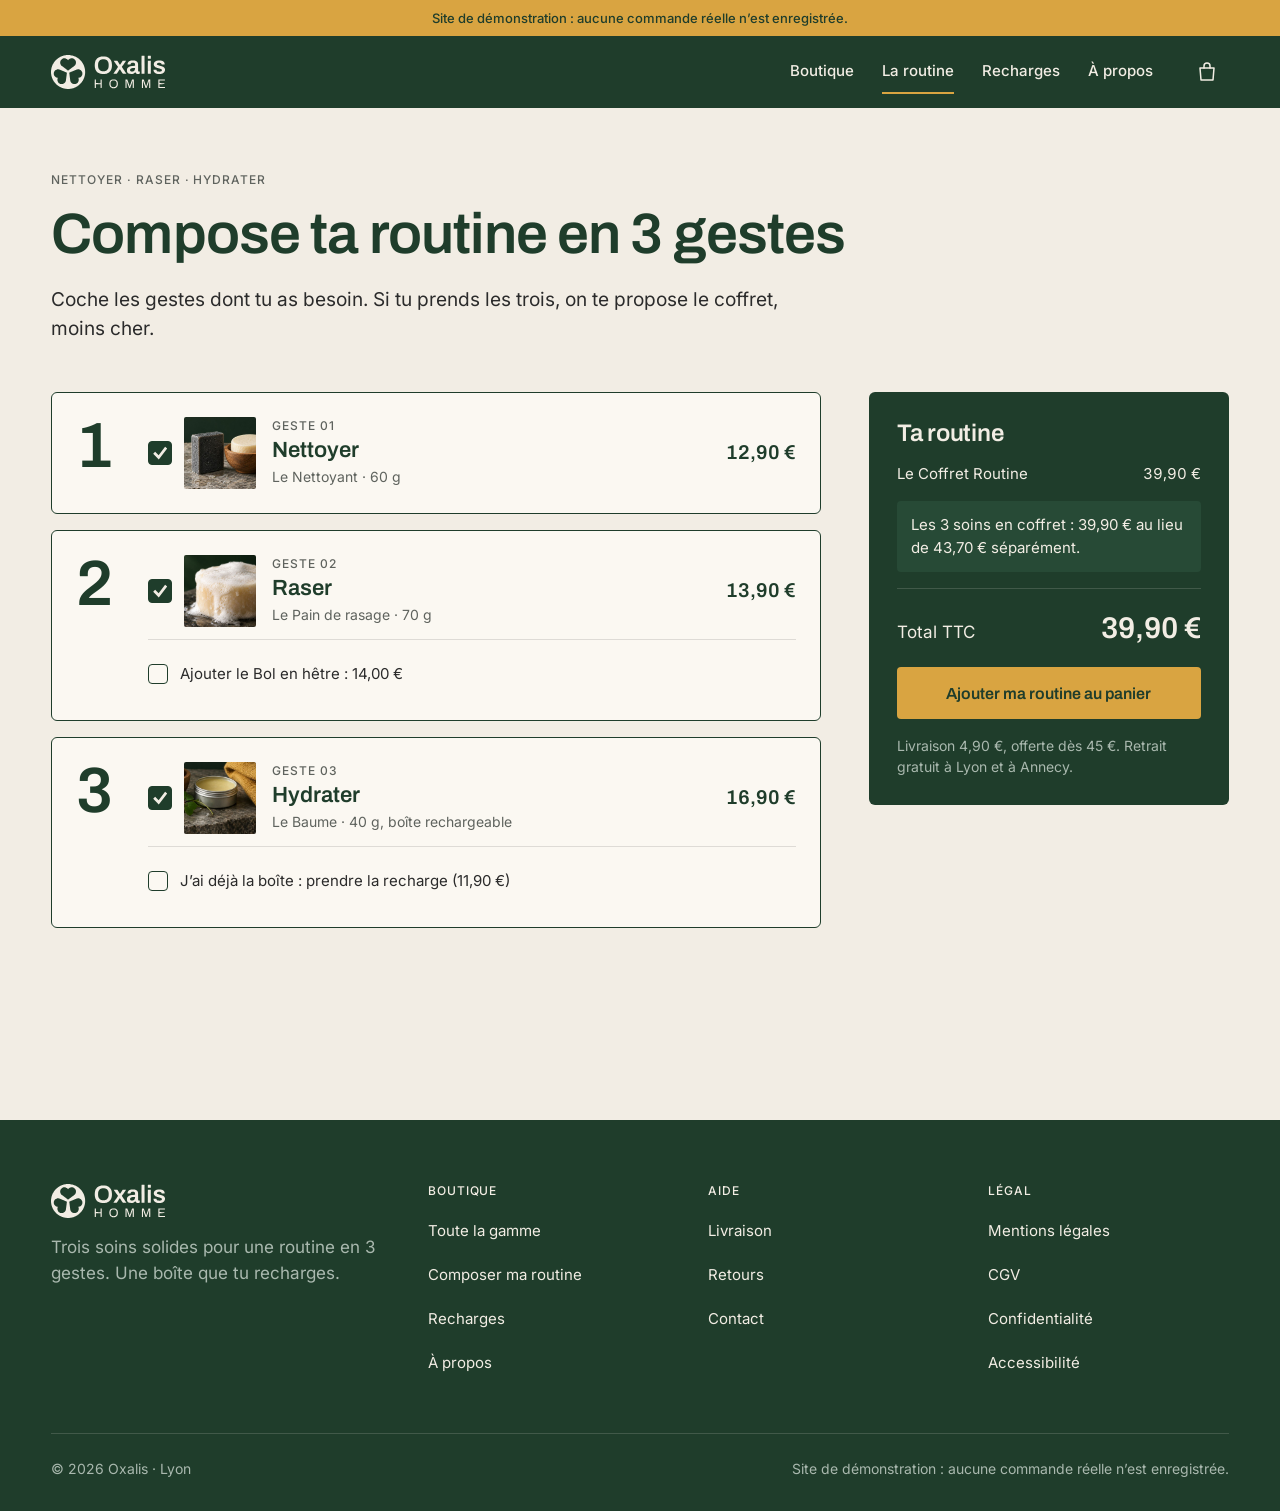
<file: routine.html>
<!DOCTYPE html>
<html lang="fr">
<head>
  <meta charset="UTF-8">
  <meta name="viewport" content="width=device-width, initial-scale=1">
  <title>Compose ta routine en 3 gestes · Oxalis Homme</title>
  <meta name="description" content="Choisis tes gestes, ajoute ta routine au panier. Les 3 soins en coffret à 39,90 €.">
  <meta name="robots" content="noindex, nofollow">
  <link rel="canonical" href="routine.html">
  <meta property="og:type" content="website">
  <meta property="og:site_name" content="Oxalis Homme">
  <meta property="og:locale" content="fr_FR">
  <meta property="og:title" content="Compose ta routine en 3 gestes · Oxalis Homme">
  <meta property="og:description" content="Choisis tes gestes, ajoute ta routine au panier. Les 3 soins en coffret à 39,90 €.">
  <meta property="og:url" content="routine.html">
  <meta property="og:image" content="images/og-oxalis-homme.jpg">
  <meta property="og:image:width" content="1200">
  <meta property="og:image:height" content="630">
  <meta property="og:image:alt" content="Les trois soins solides Oxalis Homme posés sur une pierre, devant un mur vert sapin.">
  <meta name="twitter:card" content="summary_large_image">
  <meta name="theme-color" content="#1F3D2B">
  <link rel="icon" href="favicon.svg" type="image/svg+xml">
  <link rel="preload" href="fonts/archivo-latin-600-normal.woff2" as="font" type="font/woff2" crossorigin>
  <link rel="preload" href="fonts/inter-latin-400-normal.woff2" as="font" type="font/woff2" crossorigin>
  <link rel="stylesheet" href="css/boutique.css">
</head>
<body>
  <a class="evitement" href="#contenu">Aller au contenu</a>
  <noscript><div class="conteneur"><p class="message-page">Le panier de ce site a besoin de JavaScript. Liens essentiels : <a class="lien" href="index.html">Accueil</a> · <a class="lien" href="boutique.html">Boutique</a> · <a class="lien" href="routine.html">La routine</a> · <a class="lien" href="a-propos.html">À propos</a> · <a class="lien" href="mentions-legales.html">Mentions légales</a> · <a class="lien" href="cgv.html">CGV</a></p></div></noscript>
  <main id="contenu" tabindex="-1">
    <div class="conteneur">
      <header class="tete-page">
        <p class="etiquette">Nettoyer · Raser · Hydrater</p>
        <h1>Compose ta routine en 3 gestes</h1>
        <p class="chapo">Coche les gestes dont tu as besoin. Si tu prends les trois, on te propose le coffret, moins cher.</p>
      </header>
      <form class="routine" id="formRoutine" novalidate>
        <fieldset>
          <legend class="visuellement-cache">Tes gestes</legend>
          <ol class="gestes">
          <li class="geste">
            <span class="geste-numero" aria-hidden="true">1</span>
            <label class="case geste-principal" for="geste1">
              <input type="checkbox" class="geste-case" id="geste1" name="geste1" checked>
              <span class="geste-ligne">
                <img src="images/p-nettoyant.jpg" width="560" height="560" alt="" loading="lazy" decoding="async">
                <span class="geste-texte">
                  <span class="etiquette">Geste 01</span>
                  <strong class="h3-like">Nettoyer</strong>
                  <span class="mention" style="display:block">Le Nettoyant · 60&nbsp;g</span>
                </span>
                <span class="prix" data-prix="nettoyant-visage-solide"></span>
              </span>
            </label>

          </li>
          <li class="geste">
            <span class="geste-numero" aria-hidden="true">2</span>
            <label class="case geste-principal" for="geste2">
              <input type="checkbox" class="geste-case" id="geste2" name="geste2" checked>
              <span class="geste-ligne">
                <img src="images/p-pain-rasage-800.jpg" width="800" height="800" alt="" loading="lazy" decoding="async">
                <span class="geste-texte">
                  <span class="etiquette">Geste 02</span>
                  <strong class="h3-like">Raser</strong>
                  <span class="mention" style="display:block">Le Pain de rasage · 70&nbsp;g</span>
                </span>
                <span class="prix" data-prix="pain-de-rasage"></span>
              </span>
            </label>
            <div class="geste-option">
              <label class="case" for="optionBol"><input type="checkbox" id="optionBol" name="optionBol"><span>Ajouter le Bol en hêtre : 14,00 €</span></label>
            </div>
          </li>
          <li class="geste">
            <span class="geste-numero" aria-hidden="true">3</span>
            <label class="case geste-principal" for="geste3">
              <input type="checkbox" class="geste-case" id="geste3" name="geste3" checked>
              <span class="geste-ligne">
                <img src="images/p-baume.jpg" width="472" height="472" alt="" loading="lazy" decoding="async">
                <span class="geste-texte">
                  <span class="etiquette">Geste 03</span>
                  <strong class="h3-like">Hydrater</strong>
                  <span class="mention" style="display:block">Le Baume · 40&nbsp;g, boîte rechargeable</span>
                </span>
                <span class="prix" data-prix="baume-hydratant-solide"></span>
              </span>
            </label>
            <div class="geste-option">
              <label class="case" for="optionRecharge"><input type="checkbox" id="optionRecharge" name="optionRecharge"><span>J’ai déjà la boîte : prendre la recharge (11,90 €)</span></label>
            </div>
          </li>
          </ol>
        </fieldset>
        <aside class="recap" aria-labelledby="titreRecap">
          <h2 id="titreRecap">Ta routine</h2>
          <ul id="recapListe"></ul>
          <p class="message-coffret" id="messageCoffret" hidden>Les 3 soins en coffret : 39,90 € au lieu de 43,70 € séparément.</p>
          <p class="total"><span>Total TTC</span><strong id="recapTotal" class="prix"></strong></p>
          <p class="visuellement-cache" id="recapAnnonce" aria-live="polite"></p>
          <button type="submit" class="bouton bouton-principal bouton-pleine-largeur" id="ajouterRoutine" aria-describedby="aideRoutine">Ajouter ma routine au panier</button>
          <p class="mention" id="aideRoutine" hidden>Coche au moins un geste pour continuer.</p>
          <p class="mention">Livraison 4,90 €, offerte dès 45 €. Retrait gratuit à Lyon et à Annecy.</p>
        </aside>
      </form>
    </div>
  </main>
  <script src="data/produits.js"></script>
  <script src="js/commun.js"></script>
  <script src="js/panier.js"></script>
  <script src="js/routine.js"></script>
</body>
</html>
</file>
<file: styles.css>
/* Oxalis Homme : polices auto-hébergées (écart autorisé n° 3) */
@font-face { font-family: 'Archivo'; font-style: normal; font-weight: 600; font-display: swap; src: url('fonts/archivo-latin-600-normal.woff2') format('woff2'); }
@font-face { font-family: 'DM Mono'; font-style: normal; font-weight: 400; font-display: swap; src: url('fonts/dm-mono-latin-400-normal.woff2') format('woff2'); }

/* ═══════════════════════════════════════════════════════════
   TEMPLATE « SITE IMMERSIF » — feuille de style canonique
   NE PAS MODIFIER en dehors des tokens :root (thème + accent).
   Le thème se choisit par <html data-theme="dark"> (light par
   défaut) ; l'accent par --lime / --lime-ink.
   ═══════════════════════════════════════════════════════════ */

:root {
  /* ═══ THÈME LIGHT (défaut) — surcharge dark plus bas ═══ */
  --ink-rgb: 26, 25, 21;          /* composantes RGB du texte (pour les rgba) */
  --bone: #f4f3f0;                /* toile de fond */
  --ink: #1a1915;                 /* texte principal */
  --ash: #82868e;                 /* texte secondaire */
  --white: #ffffff;               /* surfaces élevées (header, panneau, tuiles) */

  /* ═══ ACCENT — les 2 seules variables à changer pour une autre couleur ═══ */
  --lime: #D9A441;                /* accent (bouton CTA, bande devise, éléments accent) */
  --lime-ink: #1F3D2B;            /* texte posé SUR l'accent */

  --ink-faint: rgba(var(--ink-rgb), 0.16);

  --sans: 'Archivo', ui-sans-serif, system-ui, sans-serif;
  --geo: var(--sans);
  --mono: 'DM Mono', ui-monospace, SFMono-Regular, Menlo, monospace;

  --t-heading: clamp(34px, 4.6vw, 57px);
  --radius: 2px;
  --gutter: clamp(20px, 4vw, 64px);

  --ease-out: cubic-bezier(0.19, 1, 0.22, 1);
  --ease-inout: cubic-bezier(0.77, 0, 0.175, 1);
}

/* ═══ THÈME DARK — activé par <html data-theme="dark"> ═══ */
html[data-theme="dark"] {
  --ink-rgb: 242, 237, 228;
  --bone: #1F3D2B;
  --ink: #F2EDE4;
  --ash: #A9B8AE;
  --white: #274A36;
  --ink-faint: rgba(var(--ink-rgb), 0.16);
}

*, *::before, *::after { margin: 0; padding: 0; box-sizing: border-box; }
html { scroll-behavior: auto; }
body {
  background: var(--bone);
  color: var(--ink);
  font-family: var(--sans);
  font-weight: 400;
  font-size: 19px;
  letter-spacing: -0.007em;
  line-height: 1.3;
  overflow-x: hidden;
  -webkit-font-smoothing: antialiased;
}
img { display: block; max-width: 100%; border-radius: var(--radius); }
ul { list-style: none; }
a { color: inherit; text-decoration: none; }
h1, h2, h3 { font-weight: 400; }

.mono {
  font-family: var(--mono);
  font-size: 12px;
  letter-spacing: 0.03em;
  line-height: 1.4;
  text-transform: uppercase;
  font-weight: 400;
}
.ash { color: var(--ash); }

/* ═══════════ SMOOTH WRAPPER ═══════════ */
body.is-smooth .smooth {
  position: fixed;
  top: 0; left: 0;
  width: 100%;
  will-change: transform;
}

/* ═══════════ PRELOADER ═══════════ */
/* preloader : le nom + un trait qui se remplit. À la fin le voile
   s'efface et le nom REJOINT sa place dans le dock — la page ne se
   substitue pas au loader, elle en sort. */
.loader {
  position: fixed; inset: 0;
  z-index: 200;
  display: flex; align-items: center; justify-content: center;
}
.loader::before {
  content: ''; position: absolute; inset: 0;
  background: var(--bone);
  transition: opacity .75s var(--ease-inout);
}
.loader.done { pointer-events: none; }
.loader.done::before { opacity: 0; }
.loader-inner {
  position: relative;
  display: flex; flex-direction: column; align-items: center; gap: 20px;
}
.loader-wordmark {
  font-size: 23px; letter-spacing: -0.007em; font-weight: 500;
  transform-origin: center center;
  transition: transform .9s var(--ease-inout);
  will-change: transform;
}
/* posé : le nom du loader s'efface pendant que le dock se révèle, sur la
   MÊME durée et au même endroit — un fondu croisé, jamais une bascule
   sèche ni un instant sans nom à l'écran */
.loader-wordmark.landed { opacity: 0; transition: opacity .32s var(--ease-out); }
.loader-rule {
  display: block; width: 128px; height: 1px;
  background: var(--ink-faint); overflow: hidden;
  transition: opacity .3s var(--ease-out), transform .5s var(--ease-inout);
}
.loader.done .loader-rule { opacity: 0; transform: scaleX(0.4); }
.loader-rule i {
  display: block; width: 100%; height: 100%;
  background: var(--ink);
  transform: scaleX(0); transform-origin: left;
}
/* pendant le relais le dock est déjà à sa place, simplement invisible :
   il ne descend pas en même temps que le wordmark vole vers lui. */
body.handoff .dock {
  transform: translate(-50%, 0);
  opacity: 0;
  transition: none;
}

/* ═══════════ SCÈNES (pin émulé) ═══════════ */
.scene { position: relative; }
.scene .pin {
  height: 100vh;
  position: relative;
  overflow: hidden;
  will-change: transform;
}

/* ═══════════ RÉVÉLATIONS GÉNÉRIQUES ═══════════ */
.reveal {
  opacity: 0; transform: translateY(24px);
  transition: opacity 1s var(--ease-out), transform 1s var(--ease-out);
  transition-delay: calc(var(--i, 0) * 90ms);
}
.reveal.in-view { opacity: 1; transform: translateY(0); }

/* ═══════════ S1 · HERO ═══════════ */
.s-hero .pin { background: var(--bone); }

.floaters { position: absolute; inset: 0; z-index: 1; }
.fl {
  position: absolute;
  left: var(--x); top: var(--y);
  width: var(--w);
  overflow: hidden;
  border-radius: var(--radius);
  will-change: transform;
  clip-path: inset(100% 0 0 0);
  transition: clip-path 1.2s var(--ease-inout);
  transition-delay: calc(var(--fi, 0) * 90ms + .15s);
}
.fl img { width: 100%; height: auto; transform: scale(1.3); transition: transform 1.7s var(--ease-out); transition-delay: calc(var(--fi, 0) * 90ms + .15s); }
body.is-ready .fl { clip-path: inset(0 0 0 0); }
body.is-ready .fl img { transform: scale(1); }

.hero-copy {
  position: absolute; inset: 0;
  display: flex; flex-direction: column;
  align-items: center; justify-content: center;
  z-index: 2;
  text-align: center;
  pointer-events: none;
}
.hero-kicker { margin-bottom: 28px; will-change: opacity; }
.hero-title { font-size: var(--t-heading); letter-spacing: -0.02em; line-height: 1.12; font-weight: 400; }
.hero-line1 { display: block; will-change: opacity; }
.hero-line2 {
  display: flex; align-items: center; justify-content: center;
  white-space: nowrap;
}
.hero-line2 .hl { flex: 0 0 auto; }

/* image qui naît puis grandit dans le texte */
.grow {
  display: block; flex: 0 0 auto;
  overflow: hidden;
  border-radius: var(--radius);
  width: 0; height: 0;
  will-change: width, height;
  position: relative;
}
.grow img {
  position: absolute; top: 50%; left: 50%;
  transform: translate(-50%, -50%);
  width: 100vw; height: 100vh;
  object-fit: cover;
  border-radius: 0;
  max-width: none;
}

/* calque série en lumière */
.spot { position: absolute; inset: 0; z-index: 4; pointer-events: none; }
.spot-intro {
  position: absolute; top: 44%; left: 0;
  width: 100%;
  text-align: center;
  color: #ffffff;
  font-size: var(--t-heading); letter-spacing: -0.02em;
  white-space: nowrap;
}
.spot-intro span { display: inline-block; will-change: opacity, transform; opacity: 0; }
/* ═══════════ S2 · MANIFESTE ═══════════ */
.s-fill .pin {
  background: var(--bone);
  display: flex;
  align-items: center;
  justify-content: center;
}
.fill-text {
  width: min(880px, 74vw);
  font-size: clamp(28px, 3.6vw, 52px);
  letter-spacing: -0.02em; line-height: 1.16;
  text-align: left;
}
.fill-text .fc { color: var(--ink-faint); transition: color .25s linear; }
.fill-text .fc.on { color: var(--ink); }
.fill-text.greyed .fc { color: rgba(var(--ink-rgb), 0.34); transition: color .6s; }

.boxed { position: relative; white-space: nowrap; }
.box-svg { position: absolute; inset: -0.22em -0.35em; width: calc(100% + 0.7em); height: calc(100% + 0.44em); overflow: visible; }
.box-svg path {
  fill: none; stroke: var(--ink); stroke-width: 1.2;
  vector-effect: non-scaling-stroke;
}
.fill-text.greyed .box-svg path { stroke: var(--ink-faint); transition: stroke .6s; }

/* ═══════════ S3 · SÉLECTION ═══════════ */
.collection {
  position: relative;
  background: var(--white);
  padding: 14vh var(--gutter) 30vh;
  margin-top: -100vh; /* recouvre le manifeste grisé SUR PLACE, pendant son épinglage */
  z-index: 2;
  overflow: visible;
}
.coll-head { text-align: center; margin-bottom: 10vh; position: relative; z-index: 1; }
.coll-title { font-size: var(--t-heading); letter-spacing: -0.02em; margin: 16px 0 10px; }
.coll-sub { color: var(--ash); margin-bottom: 18px; }
.coll-grid {
  display: grid;
  grid-template-columns: repeat(4, 1fr);
  gap: clamp(14px, 1.8vw, 28px);
  align-items: start;
  position: relative; z-index: 2;
}
.col { display: grid; gap: clamp(44px, 5vw, 84px); will-change: transform; }
.col:nth-child(2) { margin-top: 14vh; }
.col:nth-child(3) { margin-top: 4vh; }
.col:nth-child(4) { margin-top: 9vh; }
.card { position: relative; }
.card-img { position: relative; overflow: hidden; border-radius: var(--radius); }
.card-img img { width: 100%; transition: transform .9s var(--ease-out); }
.card:hover .card-img img { transform: scale(1.045); }
.card figcaption { margin-top: 12px; font-size: 19px; letter-spacing: -0.007em; }
.card figcaption .mono { display: block; color: var(--ash); margin-top: 3px; }

/* carte vedette : voyage du centre du titre vers sa case */
#featuredCard { will-change: transform; position: relative; z-index: 3; }

/* ═══════════ S3bis · FEATURES BENTO ═══════════ */
/* VRAI bento : 4 tuiles de tailles CONTRASTÉES, jamais 4 cases égales
   (une grille régulière n'est pas un bento). 3 colonnes, 4 rangées :
   une grande, une haute, une haute, une grande — en diagonale.
   Toutes couvrent 2 rangées : aucune tuile écrasée en bandeau. */
.bento-grid {
  display: grid;
  grid-template-columns: repeat(3, 1fr);
  grid-auto-rows: minmax(230px, 31vh);
  gap: clamp(12px, 1.4vw, 20px);
  position: relative; z-index: 2;
}
.b-big  { grid-column: span 2; grid-row: span 2; }
.b-tall { grid-column: span 1; grid-row: span 2; }
.bento-grid .card {
  background: var(--white);
  border: 1px solid rgba(var(--ink-rgb), 0.08);
  border-radius: var(--radius);
  padding: 12px 12px 16px;
  display: flex; flex-direction: column;
  overflow: hidden;
}
.bento-grid .card-img { flex: 1; min-height: 0; }
.bento-grid .card-img img { width: 100%; height: 100%; object-fit: cover; }
.bento-grid figcaption { margin-top: 12px; }

/* ═══════════ S4 · BANDE LIME ═══════════ */
.band { position: relative; z-index: 3; margin-top: -20vh; }
.diag { height: 12vw; position: relative; margin: -1px 0; }
.to-lime   { background: linear-gradient(to bottom right, transparent 49.7%, var(--lime) 50.3%); }
.from-lime { background: linear-gradient(to bottom right, var(--lime) 49.7%, transparent 50.3%); }
/* ═══════════ 5 · DEVISE — train de mots-clés (scène épinglée) ═══════════ */
.s-motto .pin { background: var(--lime); overflow: hidden; }
.motto-kicker {
  position: absolute; top: 13vh; left: 50%;
  transform: translateX(-50%);
  color: var(--lime-ink); opacity: 0.7;
}
.motto-track {
  position: absolute; top: 50%; left: 0;
  display: flex; align-items: baseline;
  gap: 7vw;
  white-space: nowrap;
  will-change: transform;
}
.mw {
  font-family: var(--geo);
  font-weight: 300;
  font-size: clamp(96px, 16vw, 250px);
  letter-spacing: -0.02em; line-height: 1;
  color: var(--lime-ink);
  will-change: opacity;
}
.mw .sc { display: inline-block; will-change: transform; }
.motto-hint {
  position: absolute; bottom: 14vh; left: 50%;
  transform: translateX(-50%);
  color: var(--lime-ink);
  transition: opacity .25s;
  text-align: center;
  max-width: 80vw;
}
.motto-hint.swap { opacity: 0; }

/* ═══════════ S5 · NUIT + EXPLORER ═══════════ */
.s-night .pin { background: var(--bone); }
.night-line {
  position: absolute; inset: 0;
  display: flex; align-items: center; justify-content: center;
  white-space: nowrap;
  font-size: var(--t-heading); letter-spacing: -0.02em;
  z-index: 2;
}
.night-line .nw { will-change: opacity, transform; opacity: 0; }
.night-line .nw + .nw { margin-left: 0.28em; }
/* compteur monumental : le numéro d'étape, en filigrane, qui défile */
.bignum {
  position: absolute; right: var(--gutter); top: 50%;
  transform: translateY(-50%);
  display: flex; align-items: flex-start;
  font-size: min(44vh, 30vw);
  font-weight: 300; line-height: 1;
  letter-spacing: -0.05em;
  font-variant-numeric: tabular-nums;
  color: var(--ink-faint);
  z-index: 11; opacity: 0; pointer-events: none;
}
.bignum-roll { display: block; height: 1em; overflow: hidden; }
.bignum-roll > span { display: block; will-change: transform; }
.bignum-roll i { display: block; height: 1em; font-style: normal; letter-spacing: normal; padding-right: 0.06em; }
/* rideau de lames : couvre puis découvre, l'image ne recule jamais */
/* débord de 2 px sur les quatre côtés : le pin est translaté sur des
   valeurs fractionnaires, et un rideau calé à 0 laisse transparaître une
   ligne d'image sur les bords. */
.wipe { position: absolute; inset: -2px; z-index: 9; display: flex; pointer-events: none; overflow: hidden; }
.wipe span {
  flex: 1 1 0; position: relative; margin-right: -2px;
  min-width: 0;
  background: var(--bone);
  transform: scaleY(0); transform-origin: bottom;
  will-change: transform;
}
/* PAS d'arête dessinée sur les lames. Une lame rétractée sur un fond de
   même couleur ne doit RIEN laisser : un liseré ::before/::after y trace
   des traits parasites en travers de l'écran pendant le relais entre deux
   étapes (visibles en accent comme en neutre). La lame se lit à son
   remplissage quand elle passe sur l'image, pas à un filet. */
.wipe span:last-child { margin-right: 0; }
/* contenu de l'étape à gauche */
.psteps { position: absolute; left: var(--gutter); top: 50%; width: min(560px, 42vw); z-index: 12; }
.pstep {
  position: absolute; left: 0; top: 0;
  opacity: 0;
  will-change: opacity, transform;
}
.pstep-meta { display: block; margin-bottom: 14px; }
.pstep h3 {
  font-size: clamp(38px, 4.6vw, 64px);
  letter-spacing: -0.018em;
  margin-bottom: 16px;
}
.pstep p { font-size: 19px; line-height: 1.45; max-width: 26em; }

/* CTA de conversion en fin de processus */
.steps-cta {
  position: absolute; left: 50%; bottom: 8vh;
  transform: translateX(-50%);
  font-size: clamp(24px, 2.6vw, 34px);
  letter-spacing: -0.01em;
  color: var(--ink);
  opacity: 0;
  z-index: 12;
  will-change: opacity, transform;
}
.steps-cta a { position: relative; display: inline-block; padding: 0.28em 0.55em; }
.cta-oval {
  position: absolute; inset: 0;
  width: 100%; height: 100%;
  overflow: visible; pointer-events: none;
}
.cta-oval path { fill: none; stroke: var(--ink); stroke-width: 1.4; vector-effect: non-scaling-stroke; }

/* ═══════════ 9 · OBJECTIONS (FINALE) ═══════════ */
.s-final .pin {
  background: var(--bone);
  display: flex; align-items: center; justify-content: center;
}
.final-text {
  position: relative; z-index: 2;
  text-align: center;
  font-size: var(--t-heading); letter-spacing: -0.02em; line-height: 1.2;
  padding: 0 var(--gutter);
  max-width: min(940px, 74vw); margin: 0 auto;
}
.fs { color: var(--ink-faint); transition: color .5s; }
.fs.on { color: var(--ink); }
.pill { position: relative; white-space: nowrap; }
.pill-svg {
  position: absolute; inset: -0.2em -0.3em;
  width: calc(100% + 0.6em); height: calc(100% + 0.4em);
  overflow: visible;
}
.pill-svg path {
  fill: none; stroke: var(--ink); stroke-width: 1.3;
  vector-effect: non-scaling-stroke;
}
.trail {
  position: absolute; inset: 0;
  z-index: 3;
  overflow: hidden;
  pointer-events: none;
}
.trail img {
  position: absolute; top: 0; left: 0;
  width: var(--tw, 150px);
  max-width: none;
  opacity: 0;
  will-change: transform, opacity;
}

/* ═══════════ 8 · PREUVE SOCIALE (scène épinglée) ═══════════ */
.s-quote .pin {
  background: var(--bone);
  display: flex; align-items: center; justify-content: center;
}
/* témoignage : guillemet, parole, filet, signature — la grammaire d'un avis */
.q-stack { position: relative; z-index: 2; width: min(980px, 84vw); }
.q-glyph {
  display: block;
  font-size: clamp(88px, 8.5vw, 146px); line-height: 0.62;
  color: var(--ink-faint);
  margin-bottom: 6px;
  opacity: 0; will-change: opacity, transform;
}
.q-block { position: relative; }
.q-text {
  font-size: clamp(25px, 3vw, 46px);
  line-height: 1.28; letter-spacing: -0.018em;
  color: var(--ink);
  opacity: 0; will-change: opacity, transform;
}
.q-sign { margin-top: clamp(34px, 4.4vw, 58px); }
.q-rule {
  display: block; height: 1px; background: var(--ink-faint);
  transform: scaleX(0); transform-origin: left;
}
.q-sign-row {
  display: flex; align-items: baseline; gap: 20px;
  padding-top: 18px;
}
.q-name { font-size: 20px; font-weight: 500; opacity: 0; }
.q-ctx { flex: 1; opacity: 0; }
.q-fig {
  font-size: clamp(30px, 3.2vw, 46px);
  font-weight: 300; letter-spacing: -0.035em;
  font-variant-numeric: tabular-nums; white-space: nowrap;
  opacity: 0;
}
.q-fig .fig-pre { font-size: 0.58em; }
.q-fig .fig-unit { font-size: 0.46em; margin-left: 0.08em; }
/* pas de chiffre fourni : la signature se resserre, rien ne flotte */
.q-stack.no-fig .q-fig { display: none; }

.s-final .pin {
  background: var(--bone);
  display: flex; align-items: center; justify-content: center;
}
/* ═══════════ FOOTER ═══════════ */
.footer {
  position: relative; z-index: 2;
  background: var(--bone);
  padding: 16vh var(--gutter) 120px;
  text-align: center;
  overflow: hidden;
}
.footer-kicker { margin-bottom: 22px; }
.footer-mail {
  display: inline-block;
  font-size: var(--t-heading); letter-spacing: -0.02em;
  position: relative;
}
.footer-mail-text { position: relative; }
.footer-mail-text::after {
  content: '';
  position: absolute; left: 0; bottom: -4px;
  width: 100%; height: 1px; background: var(--ink);
  transform: scaleX(0); transform-origin: right;
  transition: transform .6s var(--ease-inout);
}
.footer-mail:hover .footer-mail-text::after { transform: scaleX(1); transform-origin: left; }
.footer-reassurance { margin-top: 18px; }
.footer-name {
  margin-top: 6vh;
  font-size: clamp(60px, 12vw, 240px);
  letter-spacing: -0.02em; line-height: 1.05;
  white-space: nowrap;
}
.footer-name .ch { display: inline-block; overflow: hidden; vertical-align: bottom; }
.footer-name .chi {
  display: inline-block;
  transform: translateY(108%);
  transition: transform 1.1s var(--ease-out);
  transition-delay: calc(var(--i, 0) * 30ms);
}
.footer-name.in-view .chi { transform: translateY(0); }
.footer-bottom {
  display: flex; justify-content: space-between; gap: 24px;
  margin-top: 8vh; padding-top: 19px;
  border-top: 1px solid var(--ink);
  text-align: left;
}

/* ═══════════ CHROME FIXE — barre flottante en haut ═══════════ */
.dock {
  position: fixed; top: 14px; left: 50%;
  transform: translate(-50%, -180%);
  background: var(--white);
  border-radius: var(--radius);
  display: flex; align-items: center;
  gap: 6px;
  padding: 8px 8px 8px 18px;
  z-index: 100;
  transition: transform .9s var(--ease-out) .15s, opacity .32s var(--ease-out);
}
body.is-ready .dock { transform: translate(-50%, 0); }
.dock-wordmark { font-size: 19px; letter-spacing: -0.01em; font-weight: 500; margin-right: 14px; }
.dock-nav { display: flex; gap: 4px; margin-right: 8px; }
.dock-link { padding: 9px 10px; position: relative; }
.dock-link::after {
  content: '';
  position: absolute; left: 10px; right: 10px; bottom: 5px;
  height: 1px; background: var(--ink);
  transform: scaleX(0); transform-origin: right;
  transition: transform .45s var(--ease-inout);
}
.dock-link:hover::after { transform: scaleX(1); transform-origin: left; }
.dock-cta {
  background: var(--lime);
  color: var(--lime-ink);
  padding: 10px 14px;
  border-radius: var(--radius);
  transition: filter .3s;
}
.dock-cta:hover { filter: brightness(0.96); }

body.is-ready body.is-scrolled @keyframes chev { 0%,100% { transform: translateY(-1px); } 50% { transform: translateY(2px); } }

/* ═══════════ MODE STATIQUE (tactile / réduit / étroit) ═══════════ */
body.static .scene { height: auto !important; }
body.static .scene .pin { height: auto; overflow: visible; }

body.static .s-hero .pin { min-height: 92vh; padding: 16vh 0 8vh; }
body.static .fl, body.static .fl img { clip-path: none; transform: none; transition: none; }
body.static .floaters { z-index: 0; }
body.static .hero-copy { position: relative; inset: auto; min-height: 56vh; z-index: 5; padding: 0 var(--gutter); }
body.static .grow { width: 1.6em; height: 1em; margin: 0 0.18em; }
body.static .grow img { width: 100%; height: 100%; position: static; transform: none; object-fit: cover; }
body.static .spot { position: relative; inset: auto; height: 92vh; pointer-events: auto; overflow: hidden; }
body.static .spot::before {
  content: ''; position: absolute; inset: 0;
  background: url('images/hero.jpg') center/cover;
}
body.static .spot-intro { top: 50%; transform: translateY(-50%); }
body.static .spot-intro span { opacity: 1; transform: none; }
body.static .callout { display: none; }

body.static .s-fill .pin { padding: 14vh 0; }
body.static .fill-text { width: auto; max-width: 800px; padding: 0 var(--gutter); }
body.static .fill-text .fc { color: var(--ink); }
body.static .collection { padding-bottom: 26vh; margin-top: 0; }
body.static .coll-grid { grid-template-columns: repeat(2, 1fr); }
body.static .bento-grid { grid-template-columns: 1fr 1fr; grid-auto-rows: minmax(240px, auto); }
body.static .b-big  { grid-column: span 2; grid-row: span 1; }
body.static .b-tall { grid-column: span 1; grid-row: span 1; }
body.static .col { margin-top: 0 !important; }

body.static .band { margin-top: 0; }

body.static .s-night .pin { padding: 0; }
body.static .night-line { position: relative; inset: auto; height: 46vh; }
body.static .night-line .nw { opacity: 1; }
/* les étapes s'empilent normalement : sans ça elles restent superposées
   et invisibles (elles sont absolues + opacity 0 pour la scène scrubée) */
body.static .psteps { position: static; width: auto; padding: 20px var(--gutter) 6vh; }
body.static .pstep {
  position: static; opacity: 1 !important; transform: none !important;
  padding: 24px 0; border-top: 1px solid var(--ink-faint);
}
body.static .steps-cta {
  position: static; opacity: 1 !important; transform: none !important;
  text-align: center; padding-bottom: 8vh;
}
body.static .disc-bgs, body.static .disc-shade, body.static .disc-thumbs, body.static .disc-card { display: none; }
body.static .disc-ui { position: relative; inset: auto; opacity: 1; }
body.static .disc-label { position: static; color: var(--ash); padding: 0 var(--gutter); font-family: var(--mono); font-size: 12px; text-transform: uppercase; }
body.static .disc-list { position: static; padding: 16px var(--gutter) 8vh; }
body.static .disc-list li {
  height: auto; padding: 20px 0;
  color: var(--ink); opacity: 1;
  border-top: 1px solid var(--ink);
  flex-direction: column; align-items: flex-start;
}
body.static .disc-desc { opacity: 1 !important; color: var(--ink); }

body.static .s-motto .pin { padding: 12vh var(--gutter); }
body.static .motto-kicker { position: static; transform: none; margin-bottom: 26px; }
body.static .motto-track { position: static; transform: none !important; flex-direction: column; align-items: flex-start; gap: 12px; white-space: normal; }
body.static .mw { opacity: 1 !important; font-size: clamp(56px, 13vw, 110px); }
body.static .mw .sc { transform: none !important; }
body.static .motto-hint { display: none; }
body.static .disc-cta { position: static; transform: none !important; opacity: 1 !important; color: var(--ink); margin: 4vh var(--gutter) 8vh; display: inline-block; }
body.static .disc-cta .cta-oval path { stroke: var(--ink); }
body.static .s-quote .pin { padding: 12vh var(--gutter); }
body.static .wipe, body.static .bignum { display: none; }
body.static .q-glyph, body.static .q-text, body.static .q-name,
body.static .q-ctx, body.static .q-fig { opacity: 1; }
body.static .q-rule { transform: scaleX(1); }
body.static .q-sign-row { flex-wrap: wrap; gap: 10px; }

body.static .s-final .pin { min-height: 60vh; padding: 14vh 0; }
body.static .fs { color: var(--ink); }
body.static .trail { display: none; }
body.static .footer-name .chi { transform: none; }

/* ═══════════ RESPONSIVE ÉTROIT ═══════════ */
@media (max-width: 900px) {
  :root {
    --gutter: 20px;
    --t-heading: clamp(27px, 6.6vw, 40px);
  }
  body { font-size: 17px; }

  /* ── barre de navigation : pleine largeur, ancrée en haut, pas une
     pilule flottante. Elle entre en glissant du haut, comme sur desktop. */
  .dock {
    top: 10px; left: 10px; right: 10px;
    width: auto; max-width: none;
    border-radius: var(--radius);
    transform: translateY(calc(-100% - 16px));
    justify-content: space-between;
    padding: 11px 12px 11px 16px;
    gap: 10px; white-space: nowrap;
    transition: transform .8s var(--ease-out) .1s, opacity .32s var(--ease-out);
  }
  body.is-ready .dock { transform: translateY(0); }
  body.handoff .dock { transform: translateY(0); opacity: 0; }
  .dock-wordmark { font-size: 17px; margin-right: 0; white-space: nowrap; }
  /* une seule ancre tient à côté du CTA sur un écran étroit */
  .dock-nav { display: flex; margin-right: 0; margin-left: auto; }
  .dock-nav .dock-link:first-child { display: none; }
  .dock-cta { padding: 9px 12px; font-size: 11px; white-space: nowrap; }
  .loader-rule { width: 96px; }

      body.is-scrolled 
  /* ── hero : le nuage reste DENSE et grand, il déborde des bords ; ce qui
     protège le titre, c'est le vide au centre, pas le nombre d'images.
     Les deux visuels de la bande centrale sont renvoyés en haut et en bas
     (leur `top` vient de --y en style inline, on surcharge `top`). */
  .hero-title { font-size: clamp(26px, 7vw, 40px); }
  .hero-kicker {
    font-size: 10px; line-height: 1.5; margin-bottom: 18px;
    white-space: normal; padding: 0 var(--gutter);
  }
  /* échelle bornée : sans plancher ni plafond, un 3:2 tombe à 70 px de
     large (un timbre) pendant qu'un 2:3 monte à 250 px. Le clamp resserre
     les extrêmes pour que les dix visuels pèsent le même poids visuel. */
  /* La largeur doit suivre celle de l'écran, pas rester en px fixes : le pas
     entre deux visuels d'une bande est de ~21 % de l'écran, donc en dessous
     de ~24 vw ils cessent de se toucher et la bande se troue (net à 768 px).
     Le plancher en vw garantit le recouvrement, le plafond évite qu'un 2:3
     ne fasse trois fois la hauteur des autres. */
  .fl { width: calc(var(--w) * 0.52); }
  /* les visuels débordent des DEUX bords. À gauche c'est gratuit (un `left`
     négatif n'allonge pas le document), à droite non : sans ce clip, le
     dernier visuel de chaque bande pousse scrollWidth au-delà de innerWidth
     et le mobile défile latéralement. On coupe au cadre, qui fait exactement
     la largeur de l'écran : le débord reste visible, le scroll disparaît. */
  .floaters { overflow: hidden; }
  /* placement explicite en DEUX BANDES : 0-30 % en haut, 70-100 % en bas.
     La bande centrale reste entièrement libre — c'est le vide qui rend le
     titre lisible, pas la suppression des visuels. Certains débordent
     volontairement des bords, comme sur la référence. */
  /* Deux bandes, centre libre pour le kicker + le titre.
     La bande HAUTE est ancrée par le BAS (`bottom`, `top:auto`) : ancrée
     par le haut, un visuel portrait descend dans la boîte du titre — la
     hauteur d'un .fl dépend du ratio de l'image, donc elle varie d'un
     site à l'autre. Ancrée par le bas, l'arête basse est garantie. */
  /* Chaque bande porte CINQ visuels, posés sur un pas régulier d'environ
     21 % : un qui déborde à gauche, trois dans le cadre, un qui déborde à
     droite. Les `left` d'une même bande ne doivent jamais laisser de trou
     de plus de ~25 % — c'est un trou au milieu d'une bande qui fait
     « images jetées au hasard », pas le chevauchement.
     L'amplitude verticale d'une bande reste dans 8 % : au-delà, les
     visuels s'égrènent en diagonale au lieu de faire bloc. */
  /* Les visuels gardent les positions --x/--y posées dans index.html : le
     hero fait exactement 100 vh, ces pourcentages retombent donc juste et
     le nuage s'éparpille tout autour du titre, comme sur desktop. La
     variété des largeurs vient de --w, qui change d'une position à
     l'autre — c'est elle qui empêche le nuage de se lire comme une grille,
     ne pas la remplacer par une largeur unique.
     Seuls trois visuels sont décalés, et VERTICALEMENT seulement : au
     début de la scène le moteur resserre le nuage vers le centre (pull de
     16 %), et sur un écran étroit ce resserrement pose 1, 6 et 7 en plein
     sur le titre. On les sort de sa bande sans toucher leur flanc, pour
     garder l'éparpillement gauche/droite. Décaler en `top` est sans risque :
     `measureFloaters()` lit la position de repos APRÈS le CSS. */
  .floaters .fl:nth-child(3) { top:  2%; }   /* x 40 % */
  .floaters .fl:nth-child(5) { top:  5%; }   /* x 85 % */
  .floaters .fl:nth-child(2) { top: 11%; }   /* x 21 % */
  .floaters .fl:nth-child(4) { top: 17%; }   /* x 63 % */
  .floaters .fl:nth-child(1) { top: 23%; }   /* x -4 % */
  .floaters .fl:nth-child(7)  { top: 59%; }  /* x 94 % */
  .floaters .fl:nth-child(10) { top: 63%; }  /* x 73 % */
  .floaters .fl:nth-child(6)  { top: 68%; }  /* x -2 % */
  .floaters .fl:nth-child(8)  { top: 73%; }  /* x 13 % */
  .floaters .fl:nth-child(9)  { top: 79%; }  /* x 44 % */
  /* le positionnement est en nowrap sur grand écran : il doit pouvoir
     revenir à la ligne ici, sinon il sort du cadre */
  .spot-intro {
    white-space: normal;
    font-size: clamp(23px, 6.2vw, 34px); line-height: 1.16;
    padding: 0 var(--gutter);
  }

  /* manifeste, sélection, devise */
  .fill-text { font-size: clamp(20px, 5.4vw, 28px); }
  .coll-title { font-size: clamp(27px, 7vw, 38px); }
  .coll-sub { font-size: 17px; }
  .coll-grid { grid-template-columns: 1fr 1fr !important; }
  .bento-grid { grid-template-columns: 1fr 1fr; }
  .card figcaption { font-size: 15px; }
  .mw { font-size: clamp(40px, 13vw, 68px); }

  /* processus */
  .pstep h3 { font-size: clamp(29px, 7.8vw, 42px); }
  .pstep p { font-size: 16px; }
  .steps-cta { font-size: clamp(21px, 5.8vw, 28px); }

  /* témoignage */
  .q-glyph { font-size: clamp(54px, 15vw, 88px); }
  .q-text { font-size: clamp(20px, 5.6vw, 30px); }
  .q-name { font-size: 17px; }
  .q-fig { font-size: clamp(26px, 7.4vw, 36px); }

  /* objections + footer */
  .final-text { max-width: none; }
  .footer-mail { font-size: clamp(26px, 8.4vw, 44px); }
  .footer-name { font-size: clamp(40px, 16vw, 78px); }
  .footer-bottom { flex-direction: column; gap: 10px; }

  /* ── RYTHME VERTICAL : les paddings du mode statique sont en vh et
     mangent 70 % d'un écran mobile. On les resserre section par section. */
  /* la copie du hero tient une hauteur d'écran : c'est elle qui donne au
     nuage la place de s'éparpiller AUTOUR du titre. À 44vh il ne restait
     que ~8vh sous le titre, donc les visuels du bas s'alignaient en une
     rangée collée au texte au lieu d'entourer la zone. */
  body.static .s-hero .pin { min-height: 88vh; padding: 10vh 0 6vh; }
  body.static .hero-copy { min-height: 64vh; }
  body.static .spot { height: 74vh; }
  body.static .s-fill .pin { padding: 9vh 0; }
  body.static .collection { padding-bottom: 12vh; }
  body.static .s-motto .pin { padding: 8vh var(--gutter); }
  body.static .s-quote .pin { padding: 9vh var(--gutter); }
  body.static .s-final .pin { min-height: 0; padding: 9vh 0; }
  body.static .psteps { padding: 14px var(--gutter) 4vh; }
  body.static .steps-cta { padding-bottom: 5vh; }
  body.static .night-line { height: 34vh; }
  /* la devise doit rester monumentale, c'est son rôle */
  body.static .mw { font-size: clamp(46px, 17vw, 92px) !important; }

  /* ══ SCÈNES ANIMÉES SUR MOBILE ══
     Le mode statique ne se déclenche plus que sur « prefers-reduced-motion » :
     les scènes scrubées tournent donc aussi sur téléphone, et trois mises en
     page pensées pour un grand écran doivent y être reprises. Les règles
     `body.static` plus haut ne suffisent pas — elles ne s'appliquent plus. */

  /* Processus : le texte de l'étape et le compteur géant sont CÔTE À CÔTE sur
     desktop (texte à gauche sur 42vw, chiffre à droite). À 375 px ça donne
     deux colonnes de 150 px illisibles — on les EMPILE, chiffre au-dessus,
     texte en dessous, chacun sur toute la largeur. */
  .psteps {
    left: var(--gutter); right: var(--gutter);
    width: auto; top: 40%;
  }
  .pstep h3 { font-size: clamp(32px, 9vw, 46px); }
  .pstep p { font-size: 17px; max-width: none; }
  .bignum {
    top: 11vh; bottom: auto; transform: none;
    font-size: min(30vh, 46vw);
  }

  /* CTA du processus : il est posé en `left: 50%`, donc sa largeur utile
     n'est que la moitié droite de l'écran et « Réserver une séance → » passe
     à la ligne. On lui rend toute la largeur et on interdit la coupure. */
  .steps-cta {
    /* NE PAS toucher à `left` ni à `transform` : app.js repose en inline un
       `translate(-50%, …)` pour l'entrée du CTA, il écrase tout `transform`
       posé en CSS. L'élément DOIT donc rester en `left: 50%`. Le vrai
       problème est ailleurs : sans largeur, un absolu posé à 50 % ne
       dispose que de la moitié droite de l'écran, et le libellé passe à la
       ligne. On lui donne sa largeur naturelle, bornée à l'écran. */
    width: max-content;
    max-width: calc(100% - 2 * var(--gutter));
    font-size: clamp(17px, 5.2vw, 26px);
  }
  .steps-cta a { white-space: nowrap; }

  /* Témoignage : nom / contexte / chiffre sont une rangée flex de trois
     colonnes. À cette largeur le contexte se réduit à une colonne de mots
     coupés — on empile, en gardant l'ordre parole → signature → chiffre. */
  .q-sign-row {
    flex-direction: column; align-items: flex-start;
    gap: 10px; padding-top: 16px;
  }
  .q-ctx { flex: none; }
}

@media (max-width: 480px) {
  :root { --gutter: 18px; }
  /* 8 projets en une seule colonne font cinq écrans de haut : on reste
     sur deux colonnes, quitte à réduire les légendes. */
  .coll-grid { grid-template-columns: 1fr 1fr !important; }
  .bento-grid { grid-template-columns: 1fr; }
  .card figcaption { font-size: 13px; }

  .dock-nav { display: none; }   /* sous 480 px, wordmark + CTA seulement */

  /* À 320-480 px le titre du hero occupe presque toute la largeur : deux
     visuels du nuage viennent mordre dessus. On les écarte de sa bande. */
  .floaters .fl:nth-child(1) { top: 12%; }
  .floaters .fl:nth-child(7) { top: 66%; }
}

/* ═══════════ REDUCED MOTION ═══════════ */
@media (prefers-reduced-motion: reduce) {
  *, *::before, *::after {
    transition-duration: 0.01ms !important;
    animation-duration: 0.01ms !important;
    animation-iteration-count: 1 !important;
  }
}
</file>
<file: css/boutique.css>
/* ═══════════════════════════════════════════════════════════
   OXALIS HOMME · styles de la boutique (toutes les pages hors accueil)
   Source unique : DESIGN.md. Aucune couleur hors jetons.
   ═══════════════════════════════════════════════════════════ */

/* ─── Polices auto-hébergées ─── */
@font-face { font-family: 'Archivo'; font-style: normal; font-weight: 600; font-display: swap; src: url('../fonts/archivo-latin-600-normal.woff2') format('woff2'); }
@font-face { font-family: 'Inter'; font-style: normal; font-weight: 400; font-display: swap; src: url('../fonts/inter-latin-400-normal.woff2') format('woff2'); }
@font-face { font-family: 'Inter'; font-style: normal; font-weight: 500; font-display: swap; src: url('../fonts/inter-latin-500-normal.woff2') format('woff2'); }
@font-face { font-family: 'DM Mono'; font-style: normal; font-weight: 400; font-display: swap; src: url('../fonts/dm-mono-latin-400-normal.woff2') format('woff2'); }

/* ─── Jetons ─── */
:root {
  --sapin: #1F3D2B;
  --sapin-clair: #274A36;
  --ivoire: #F2EDE4;
  --blanc-casse: #FBF8F2;
  --anthracite: #2B2B2B;
  --moutarde: #D9A441;
  --moutarde-survol: #C8932F;
  --gris-pierre: #5F635E;
  --gris-brume: #A9B8AE;
  --filet: rgba(43, 43, 43, 0.14);
  --filet-clair: rgba(242, 237, 228, 0.16);
  --erreur: #A8321F;
  --succes: #2F6B45;

  --titre: 'Archivo', ui-sans-serif, system-ui, sans-serif;
  --texte: 'Inter', ui-sans-serif, system-ui, sans-serif;
  --mono: 'DM Mono', ui-monospace, Menlo, monospace;

  --largeur: 1200px;
  --marge: clamp(20px, 4vw, 64px);
  --section: 96px;
  --ombre-flottante: 0 12px 40px rgba(31, 61, 43, 0.18);

  --ease-out-quart: cubic-bezier(.165, .84, .44, 1);
  --ease-in-out-cubic: cubic-bezier(.645, .045, .355, 1);
  --dur-1: 120ms;
  --dur-2: 180ms;
  --dur-3: 240ms;
  --dur-4: 300ms;

  --hauteur-entete: 72px;
}
@media (max-width: 639px) {
  :root { --section: 64px; --hauteur-entete: 60px; }
}

/* ─── Base ─── */
*, *::before, *::after { box-sizing: border-box; }
html { -webkit-text-size-adjust: 100%; scroll-padding-top: calc(var(--hauteur-entete) + 16px); }
body {
  margin: 0;
  background: var(--ivoire);
  color: var(--anthracite);
  font-family: var(--texte);
  font-size: 17px;
  line-height: 1.55;
  -webkit-font-smoothing: antialiased;
  overflow-x: hidden;
}
body.sans-defilement { overflow: hidden; }
img { display: block; max-width: 100%; height: auto; }
h1, h2, h3, h4 { font-family: var(--titre); font-weight: 600; color: var(--sapin); margin: 0; text-wrap: balance; }
h1 { font-size: clamp(34px, 4.6vw, 57px); line-height: 1.05; letter-spacing: -0.015em; }
h2 { font-size: clamp(26px, 3vw, 38px); line-height: 1.1; letter-spacing: -0.01em; }
h3 { font-size: 22px; line-height: 1.2; }
p { margin: 0; }
a { color: inherit; }
button, input, select, textarea { font: inherit; color: inherit; }
button { cursor: pointer; }
ul, ol { margin: 0; padding: 0; }
.prix, .tabulaire { font-variant-numeric: tabular-nums; }
[hidden] { display: none !important; }

.visuellement-cache {
  position: absolute !important; width: 1px; height: 1px; padding: 0; margin: -1px;
  overflow: hidden; clip: rect(0 0 0 0); white-space: nowrap; border: 0;
}

/* Focus : toujours visible, jamais animé */
:focus { outline: none; }
:focus-visible { outline: 2px solid var(--sapin); outline-offset: 3px; border-radius: 2px; }
.fond-sapin :focus-visible, .entete :focus-visible, .pied :focus-visible, .menu-mobile :focus-visible { outline-color: var(--ivoire); }

/* Lien d'évitement */
.evitement {
  position: absolute; left: 16px; top: -100px; z-index: 1000;
  background: var(--sapin); color: var(--ivoire); padding: 12px 18px; border-radius: 4px;
  font-weight: 500; text-decoration: none;
}
.evitement:focus { top: 12px; }

/* Étiquette (petites capitales) */
.etiquette {
  font-family: var(--texte); font-weight: 500; font-size: 12px; line-height: 1.4;
  letter-spacing: 0.08em; text-transform: uppercase; color: var(--gris-pierre);
}
.mention { font-size: 14px; line-height: 1.5; color: var(--gris-pierre); }

/* Conteneur */
.conteneur { width: 100%; max-width: calc(var(--largeur) + 2 * var(--marge)); margin: 0 auto; padding: 0 var(--marge); }
.section { padding: var(--section) 0; }
.section + .section { padding-top: 0; }

/* ─── Boutons ─── */
.bouton {
  display: inline-flex; align-items: center; justify-content: center; gap: 10px;
  min-height: 52px; padding: 0 28px; border-radius: 4px; border: 1.5px solid transparent;
  font-family: var(--titre); font-weight: 600; font-size: 16px; line-height: 1.2;
  text-decoration: none; text-align: center;
  transition: background-color 150ms ease, color 150ms ease, border-color 150ms ease, transform var(--dur-1) var(--ease-out-quart);
}
.bouton:active { transform: scale(0.98); }
.bouton-principal { background: var(--moutarde); color: var(--sapin); }
.bouton-principal:hover { background: var(--moutarde-survol); }
.bouton-secondaire { background: transparent; color: var(--sapin); border-color: var(--sapin); }
.bouton-secondaire:hover { background: rgba(31, 61, 43, 0.06); }
.fond-sapin .bouton-secondaire { color: var(--ivoire); border-color: var(--ivoire); }
.fond-sapin .bouton-secondaire:hover { background: var(--filet-clair); }
.bouton-pleine-largeur { width: 100%; }
.bouton[disabled], .bouton[aria-disabled="true"] { opacity: 0.5; cursor: not-allowed; }

.lien {
  text-decoration: underline; text-decoration-thickness: 1px; text-underline-offset: 4px;
  transition: text-decoration-color 150ms ease;
}
.lien:hover { text-decoration-color: var(--moutarde); text-decoration-thickness: 2px; }

@media (max-width: 639px) {
  .bouton-mobile-plein { width: 100%; }
}

/* ─── Bandeau de démonstration ─── */
.bandeau-demo {
  background: var(--moutarde); color: var(--sapin);
  min-height: 36px; padding: 8px var(--marge);
  display: flex; align-items: center; justify-content: center; text-align: center;
  font-size: 13px; font-weight: 500; line-height: 1.4;
}

/* ─── En-tête ─── */
.entete {
  position: sticky; top: 0; z-index: 50;
  background: var(--sapin); color: var(--ivoire);
  height: var(--hauteur-entete);
}
.entete-interieur { height: 100%; display: flex; align-items: center; gap: 32px; }
.entete-logo { display: inline-flex; align-items: center; min-height: 44px; flex-shrink: 0; }
.entete-logo img { height: 34px; width: auto; }
.entete-nav { margin-left: auto; }
.entete-nav ul { list-style: none; display: flex; gap: 28px; }
.entete-nav a {
  display: inline-flex; align-items: center; min-height: 44px;
  font-size: 15px; font-weight: 500; text-decoration: none; color: var(--ivoire);
  border-bottom: 2px solid transparent; transition: border-color 150ms ease;
}
.entete-nav a:hover { border-bottom-color: var(--filet-clair); }
.entete-nav a[aria-current="page"] { border-bottom-color: var(--moutarde); }
.entete-actions { display: flex; align-items: center; gap: 4px; }
.bouton-icone {
  position: relative; display: inline-flex; align-items: center; justify-content: center;
  width: 44px; height: 44px; padding: 0; border: 0; border-radius: 4px;
  background: transparent; color: inherit;
  transition: background-color 150ms ease, transform var(--dur-1) var(--ease-out-quart);
}
.bouton-icone:hover { background: var(--filet-clair); }
.bouton-icone:active { transform: scale(0.98); }
.bouton-icone svg { width: 24px; height: 24px; }
.pastille {
  position: absolute; top: 2px; right: 0;
  min-width: 20px; height: 20px; padding: 0 6px; border-radius: 999px;
  background: var(--moutarde); color: var(--sapin);
  font-family: var(--texte); font-size: 12px; font-weight: 500; line-height: 20px; text-align: center;
  font-variant-numeric: tabular-nums;
}
.pastille.pulse { animation: pulse var(--dur-2) var(--ease-out-quart) 1; }
@keyframes pulse { 50% { transform: scale(1.15); } }
.bouton-menu { display: none; }

@media (max-width: 899px) {
  .entete-nav { display: none; }
  .entete-actions { margin-left: auto; }
  .bouton-menu { display: inline-flex; }
}
@media (max-width: 639px) {
  .entete-logo img { height: 28px; }
}

/* Menu mobile : panneau plein écran */
.menu-mobile {
  position: fixed; inset: 0; z-index: 90;
  background: var(--sapin); color: var(--ivoire);
  display: flex; flex-direction: column;
  padding: 0 var(--marge) 32px;
  box-shadow: var(--ombre-flottante);
  opacity: 0; transform: translateY(-8px); visibility: hidden;
  transition: opacity var(--dur-2) var(--ease-out-quart), transform var(--dur-2) var(--ease-out-quart), visibility 0s linear var(--dur-2);
}
.menu-mobile.ouvert {
  opacity: 1; transform: translateY(0); visibility: visible;
  transition: opacity var(--dur-3) var(--ease-out-quart), transform var(--dur-3) var(--ease-out-quart), visibility 0s;
}
.menu-mobile-haut { height: var(--hauteur-entete); display: flex; align-items: center; justify-content: space-between; flex-shrink: 0; }
.menu-mobile-haut img { height: 28px; width: auto; }
.menu-mobile ul { list-style: none; margin-top: 32px; }
.menu-mobile li + li { border-top: 1px solid var(--filet-clair); }
.menu-mobile ul a {
  display: flex; align-items: center; min-height: 64px;
  font-family: var(--titre); font-weight: 600; font-size: 28px; text-decoration: none;
}
.menu-mobile ul a[aria-current="page"] { text-decoration: underline; text-decoration-color: var(--moutarde); text-decoration-thickness: 2px; text-underline-offset: 6px; }
.menu-mobile .bouton { margin-top: auto; }

/* ─── Message affiché par l'URL (?message=...) ─── */
.message-page {
  border-left: 4px solid var(--sapin); background: var(--blanc-casse);
  padding: 14px 18px; margin-top: 24px; border-radius: 4px;
}

/* ─── En-tête de page ─── */
.tete-page { padding: 64px 0 48px; }
.tete-page .etiquette { margin-bottom: 16px; }
.tete-page .chapo { margin-top: 20px; max-width: 62ch; font-size: 19px; color: var(--anthracite); }
@media (max-width: 639px) { .tete-page { padding: 40px 0 32px; } }

/* Fil d'Ariane */
.ariane { padding-top: 24px; }
.ariane ol { list-style: none; display: flex; flex-wrap: wrap; gap: 4px 8px; font-size: 14px; color: var(--gris-pierre); }
.ariane li + li::before { content: '›'; margin-right: 8px; }
.ariane a { text-decoration: underline; text-underline-offset: 3px; text-decoration-thickness: 1px; display: inline-block; padding: 10px 0; }
.ariane [aria-current] { padding: 10px 0; display: inline-block; }

/* ─── Filtres ─── */
.filtres { display: flex; flex-wrap: wrap; gap: 8px; margin-bottom: 32px; list-style: none; }
.filtre {
  min-height: 44px; padding: 0 18px; border-radius: 4px;
  border: 1px solid var(--filet); background: var(--blanc-casse); color: var(--anthracite);
  font-size: 15px; font-weight: 500;
  transition: background-color 150ms ease, color 150ms ease, border-color 150ms ease, transform var(--dur-1) var(--ease-out-quart);
}
.filtre:hover { border-color: var(--sapin); }
.filtre:active { transform: scale(0.98); }
.filtre[aria-pressed="true"] { background: var(--sapin); color: var(--ivoire); border-color: var(--sapin); }

/* ─── Grille et carte produit ─── */
.grille-produits { list-style: none; display: grid; grid-template-columns: repeat(3, 1fr); gap: 24px; }
@media (max-width: 1023px) { .grille-produits { grid-template-columns: repeat(2, 1fr); } }
@media (max-width: 479px) { .grille-produits { grid-template-columns: 1fr; } }
.grille-produits > li.apparait { animation: apparition var(--dur-2) var(--ease-out-quart); }
@keyframes apparition { from { opacity: 0; } to { opacity: 1; } }

.carte {
  position: relative; height: 100%;
  display: flex; flex-direction: column;
  background: var(--blanc-casse); border: 1px solid var(--filet); border-radius: 6px; overflow: hidden;
  transition: border-color 150ms ease;
}
.carte:hover { border-color: var(--sapin); }
.carte-image { aspect-ratio: 1 / 1; background: var(--ivoire); overflow: hidden; }
.carte-image img { width: 100%; height: 100%; object-fit: cover; transition: transform var(--dur-4) var(--ease-out-quart); }
@media (hover: hover) { .carte:hover .carte-image img { transform: scale(1.03); } }
.carte-corps { display: flex; flex-direction: column; gap: 6px; padding: 20px 20px 24px; flex: 1; }
.carte-corps h3 a, .carte-corps h2 a { text-decoration: none; }
.carte-corps h3 a::after, .carte-corps h2 a::after { content: ''; position: absolute; inset: 0; z-index: 1; }
.carte-corps h3 a:focus-visible { outline: none; }
.carte:has(h3 a:focus-visible) { outline: 2px solid var(--sapin); outline-offset: 3px; }
.carte-sous-titre { color: var(--gris-pierre); font-size: 15px; line-height: 1.45; }
.carte-bas { margin-top: auto; padding-top: 16px; display: flex; align-items: center; justify-content: space-between; gap: 12px; flex-wrap: wrap; }
.carte .prix { font-family: var(--titre); font-weight: 600; font-size: 22px; line-height: 1; color: var(--sapin); }
.carte .prix-barre { font-family: var(--texte); font-weight: 400; font-size: 14px; color: var(--gris-pierre); text-decoration: line-through; margin-left: 6px; }
.carte .bouton { position: relative; z-index: 2; min-height: 48px; padding: 0 20px; }

/* ─── Réassurance ─── */
.reassurance { list-style: none; display: grid; grid-template-columns: repeat(3, 1fr); gap: 32px; padding: 48px 0; border-top: 1px solid var(--filet); border-bottom: 1px solid var(--filet); }
.reassurance li { display: grid; grid-template-columns: 24px 1fr; gap: 4px 16px; align-items: start; }
.reassurance svg { width: 24px; height: 24px; color: var(--sapin); grid-row: span 2; margin-top: 2px; }
.reassurance h3 { font-size: 18px; }
.reassurance p { color: var(--gris-pierre); font-size: 15px; }
@media (max-width: 767px) { .reassurance { grid-template-columns: 1fr; gap: 24px; } }

/* ─── Bandeau final (fond sapin) ─── */
.fond-sapin { background: var(--sapin); color: var(--ivoire); }
.fond-sapin h2, .fond-sapin h3 { color: var(--ivoire); }
.fond-sapin .etiquette, .fond-sapin .mention { color: var(--gris-brume); }
.bandeau-final { border-radius: 6px; padding: clamp(40px, 6vw, 72px); display: grid; grid-template-columns: 1fr auto; gap: 24px 48px; align-items: center; }
.bandeau-final p { margin-top: 12px; color: var(--gris-brume); max-width: 52ch; }
.gros-chiffres { font-family: var(--titre); font-weight: 600; letter-spacing: 0.04em; color: var(--moutarde); }
@media (max-width: 767px) { .bandeau-final { grid-template-columns: 1fr; } }

/* ─── Fiche produit ─── */
.fiche { display: grid; grid-template-columns: 55fr 45fr; gap: clamp(32px, 5vw, 64px); align-items: start; padding: 24px 0 var(--section); }
.fiche-image { background: var(--blanc-casse); border-radius: 2px; overflow: hidden; aspect-ratio: 1 / 1; }
.fiche-image img { width: 100%; height: 100%; object-fit: cover; }
.fiche-infos { position: sticky; top: 96px; display: flex; flex-direction: column; gap: 16px; }
.fiche-infos .sous-titre { font-size: 19px; color: var(--gris-pierre); }
.fiche-prix { display: flex; flex-direction: column; gap: 4px; padding: 8px 0; }
.fiche-prix .prix { font-family: var(--titre); font-weight: 600; font-size: 30px; line-height: 1; color: var(--sapin); }
.fiche-achat { display: flex; gap: 12px; flex-wrap: wrap; align-items: stretch; }
.fiche-achat .bouton { flex: 1 1 220px; }
.fiche-description { max-width: 60ch; }
.points-cles { list-style: none; display: flex; flex-direction: column; gap: 12px; padding: 20px 0; border-top: 1px solid var(--filet); border-bottom: 1px solid var(--filet); }
.points-cles li { display: flex; gap: 12px; align-items: flex-start; }
.points-cles svg { width: 24px; height: 24px; color: var(--sapin); flex-shrink: 0; }
.encart {
  background: var(--blanc-casse); border: 1px solid var(--filet); border-radius: 6px;
  padding: 16px 20px; display: flex; flex-wrap: wrap; gap: 8px 16px; align-items: center; justify-content: space-between;
}
.encart p { font-weight: 500; }
@media (max-width: 1023px) {
  .fiche { grid-template-columns: 1fr; }
  .fiche-infos { position: static; }
}

/* Sélecteur de quantité */
.quantite { display: inline-flex; align-items: stretch; border: 1px solid var(--filet); border-radius: 4px; background: var(--blanc-casse); height: 52px; }
.quantite button {
  width: 44px; border: 0; background: transparent; color: var(--sapin); display: inline-flex; align-items: center; justify-content: center;
  transition: background-color 150ms ease, transform var(--dur-1) var(--ease-out-quart);
}
.quantite button:hover { background: rgba(31, 61, 43, 0.06); }
.quantite button:active { transform: scale(0.98); }
.quantite button:disabled { color: var(--gris-pierre); opacity: 0.45; cursor: not-allowed; }
.quantite button svg { width: 18px; height: 18px; }
.quantite output, .quantite .valeur { min-width: 40px; display: inline-flex; align-items: center; justify-content: center; font-weight: 500; font-variant-numeric: tabular-nums; }
.quantite.petite { height: 44px; }

/* Accordéons (<details> natif) */
.accordeons { border-top: 1px solid var(--filet); }
.accordeons details { border-bottom: 1px solid var(--filet); interpolate-size: allow-keywords; }
.accordeons summary {
  list-style: none; cursor: pointer; min-height: 56px; display: flex; align-items: center; justify-content: space-between; gap: 16px;
  font-family: var(--titre); font-weight: 600; font-size: 18px; color: var(--sapin);
}
.accordeons summary::-webkit-details-marker { display: none; }
.accordeons summary svg { width: 20px; height: 20px; flex-shrink: 0; transition: transform var(--dur-3) var(--ease-in-out-cubic); }
.accordeons details[open] summary svg { transform: rotate(45deg); }
.accordeons details::details-content {
  block-size: 0; overflow: hidden;
  transition: block-size var(--dur-3) var(--ease-in-out-cubic), content-visibility var(--dur-3) allow-discrete;
}
.accordeons details[open]::details-content { block-size: auto; }
.accordeon-contenu { padding: 0 0 20px; color: var(--anthracite); }
.accordeon-contenu ol { padding-left: 22px; display: flex; flex-direction: column; gap: 6px; }
.accordeon-contenu p + p { margin-top: 10px; }

/* Complète ta routine */
.titre-section { display: flex; justify-content: space-between; align-items: end; gap: 16px; flex-wrap: wrap; margin-bottom: 32px; }
.titre-section p { color: var(--gris-pierre); max-width: 52ch; margin-top: 8px; }

/* Message d'erreur produit introuvable */
.vide { text-align: left; padding: 64px 0 var(--section); max-width: 60ch; }
.vide p { margin: 16px 0 32px; }

/* ─── Routine ─── */
.routine { display: grid; grid-template-columns: 1fr 360px; gap: 48px; align-items: start; padding-bottom: var(--section); }
.gestes { list-style: none; display: flex; flex-direction: column; gap: 16px; }
.geste {
  display: grid; grid-template-columns: auto 1fr; gap: 0 24px;
  background: var(--blanc-casse); border: 1px solid var(--filet); border-radius: 6px; padding: 24px;
  transition: border-color 150ms ease;
}
.geste:has(.geste-case:checked) { border-color: var(--sapin); }
.geste-numero { font-family: var(--titre); font-weight: 600; font-size: 64px; line-height: 0.9; color: var(--sapin); min-width: 48px; }
.geste-ligne { display: flex; gap: 16px; align-items: center; }
.geste-ligne img { width: 72px; height: 72px; border-radius: 2px; object-fit: cover; flex-shrink: 0; }
.geste-texte { flex: 1; min-width: 0; }
.geste-texte .etiquette { display: block; margin-bottom: 2px; }
.geste-texte .mention { margin-top: 2px; }
.geste .prix { font-family: var(--titre); font-weight: 600; font-size: 20px; color: var(--sapin); white-space: nowrap; }
.case { display: flex; align-items: center; gap: 12px; cursor: pointer; min-height: 44px; }
.case input {
  appearance: none; -webkit-appearance: none; margin: 0; flex-shrink: 0;
  width: 24px; height: 24px; border: 1.5px solid var(--sapin); border-radius: 4px; background: var(--blanc-casse);
  display: grid; place-content: center; cursor: pointer;
}
.case input::before {
  content: ''; width: 14px; height: 14px;
  clip-path: polygon(14% 44%, 0 59%, 40% 100%, 100% 22%, 85% 8%, 39% 69%);
  background: var(--ivoire); opacity: 0;
}
.case input:checked { background: var(--sapin); }
.case input:checked::before { opacity: 1; }
.case input:focus-visible { outline: 2px solid var(--sapin); outline-offset: 3px; }
.geste-principal { grid-column: 2; }
.geste-option { grid-column: 2; margin-top: 12px; padding-top: 12px; border-top: 1px solid var(--filet); font-size: 15px; }
.geste-option .case input { width: 20px; height: 20px; }
.geste-option .case input::before { width: 12px; height: 12px; }
.recap {
  position: sticky; top: 96px;
  background: var(--sapin); color: var(--ivoire); border-radius: 6px; padding: 28px;
  display: flex; flex-direction: column; gap: 16px;
}
.recap h2 { font-size: 24px; color: var(--ivoire); }
.recap ul { list-style: none; display: flex; flex-direction: column; gap: 8px; font-size: 15px; }
.recap li { display: flex; justify-content: space-between; gap: 12px; }
.recap .total { display: flex; justify-content: space-between; align-items: baseline; padding-top: 16px; border-top: 1px solid var(--filet-clair); }
.recap .total strong { font-family: var(--titre); font-weight: 600; font-size: 30px; }
.recap .message-coffret { background: var(--sapin-clair); border-radius: 4px; padding: 12px 14px; font-size: 15px; }
.recap .mention { color: var(--gris-brume); }
@media (max-width: 1023px) {
  .routine { grid-template-columns: 1fr; }
  .recap { position: static; }
}
@media (max-width: 479px) {
  .geste { grid-template-columns: 1fr; padding: 20px; }
  .geste-numero { font-size: 48px; margin-bottom: 8px; }
  .geste-principal, .geste-option { grid-column: 1; }
  .geste-ligne img { width: 56px; height: 56px; }
}

/* ─── Panier (lignes, totaux, progression) ─── */
.lignes { list-style: none; }
.ligne { display: grid; grid-template-columns: 80px 1fr auto; gap: 16px; padding: 16px 0; border-bottom: 1px solid var(--filet); align-items: start; }
.ligne img { width: 80px; height: 80px; object-fit: cover; border-radius: 2px; background: var(--blanc-casse); }
.ligne-nom { font-family: var(--titre); font-weight: 600; font-size: 17px; color: var(--sapin); text-decoration: none; }
.ligne-nom:hover { text-decoration: underline; text-underline-offset: 3px; }
.ligne-actions { display: flex; align-items: center; gap: 12px; margin-top: 10px; flex-wrap: wrap; }
.ligne-prix { font-family: var(--titre); font-weight: 600; font-variant-numeric: tabular-nums; color: var(--sapin); white-space: nowrap; }
.retirer { background: none; border: 0; padding: 0 4px; min-height: 44px; font-size: 14px; color: var(--gris-pierre); text-decoration: underline; text-underline-offset: 3px; }
.retirer:hover { color: var(--anthracite); }

.progression { display: flex; flex-direction: column; gap: 8px; font-size: 15px; }
.progression-barre { height: 6px; background: var(--filet); border-radius: 999px; overflow: hidden; }
.progression-barre span { display: block; height: 100%; width: 0; background: var(--sapin); border-radius: 999px; transition: width var(--dur-3) var(--ease-in-out-cubic); }

.totaux { display: flex; flex-direction: column; gap: 8px; font-variant-numeric: tabular-nums; }
.totaux div { display: flex; justify-content: space-between; gap: 16px; }
.totaux .total { padding-top: 12px; margin-top: 4px; border-top: 1px solid var(--filet); font-family: var(--titre); font-weight: 600; font-size: 20px; color: var(--sapin); }

.page-panier { display: grid; grid-template-columns: 1fr 380px; gap: 48px; align-items: start; padding-bottom: var(--section); }
.page-panier .resume { position: sticky; top: 96px; background: var(--blanc-casse); border: 1px solid var(--filet); border-radius: 6px; padding: 24px; display: flex; flex-direction: column; gap: 20px; }
.page-panier .resume h2 { font-size: 24px; }
@media (max-width: 1023px) {
  .page-panier { grid-template-columns: 1fr; }
  .page-panier .resume { position: static; }
}

/* Tiroir */
.voile {
  position: fixed; inset: 0; z-index: 95; background: rgba(31, 61, 43, 0.4);
  opacity: 0; visibility: hidden;
  transition: opacity var(--dur-2) var(--ease-out-quart), visibility 0s linear var(--dur-2);
}
.voile.ouvert { opacity: 1; visibility: visible; transition: opacity var(--dur-3) var(--ease-out-quart), visibility 0s; }
.tiroir {
  position: fixed; top: 0; right: 0; bottom: 0; z-index: 100;
  width: 420px; max-width: 100%;
  background: var(--ivoire); box-shadow: var(--ombre-flottante); border-radius: 8px 0 0 8px;
  display: flex; flex-direction: column;
  transform: translateX(100%); visibility: hidden;
  transition: transform var(--dur-2) var(--ease-out-quart), visibility 0s linear var(--dur-2);
}
.tiroir.ouvert { transform: translateX(0); visibility: visible; transition: transform var(--dur-3) var(--ease-out-quart), visibility 0s; }
.tiroir-haut { display: flex; align-items: center; justify-content: space-between; padding: 12px 12px 12px 24px; border-bottom: 1px solid var(--filet); }
.tiroir-haut h2 { font-size: 24px; }
.tiroir-corps { flex: 1; overflow-y: auto; padding: 0 24px; overscroll-behavior: contain; }
.tiroir-bas { border-top: 1px solid var(--filet); padding: 20px 24px 24px; display: flex; flex-direction: column; gap: 14px; background: var(--blanc-casse); }
.tiroir-bas .lien { align-self: center; padding: 10px 0; }
.tiroir .progression { padding: 16px 0 8px; }
.tiroir .ligne { grid-template-columns: 64px 1fr auto; }
.tiroir .ligne img { width: 64px; height: 64px; }
.panier-vide { padding: 32px 0; display: flex; flex-direction: column; gap: 20px; align-items: flex-start; }
@media (max-width: 639px) { .tiroir { width: 100%; border-radius: 0; } }

/* Message « Ajouté au panier » */
.message-ajout {
  display: flex; align-items: center; gap: 10px; margin: 16px 0 0;
  background: var(--blanc-casse); border-left: 4px solid var(--succes); border-radius: 4px; padding: 10px 14px;
  color: var(--succes); font-weight: 500; font-size: 15px;
}
.message-ajout svg { width: 20px; height: 20px; flex-shrink: 0; }
.message-ajout.entre { animation: entree-message var(--dur-2) var(--ease-out-quart); }
@keyframes entree-message { from { opacity: 0; transform: translateY(8px); } to { opacity: 1; transform: translateY(0); } }

/* ─── Formulaires ─── */
.commande { display: grid; grid-template-columns: 1fr 380px; gap: 48px; align-items: start; padding-bottom: var(--section); }
.commande form { display: flex; flex-direction: column; gap: 40px; }
.commande .resume { position: sticky; top: 96px; background: var(--blanc-casse); border: 1px solid var(--filet); border-radius: 6px; padding: 24px; display: flex; flex-direction: column; gap: 16px; }
@media (max-width: 1023px) {
  .commande { grid-template-columns: 1fr; }
  .commande .resume { position: static; order: -1; }
}
fieldset { border: 0; padding: 0; margin: 0; min-width: 0; }
legend { padding: 0; margin-bottom: 20px; display: flex; align-items: center; gap: 12px; font-family: var(--titre); font-weight: 600; font-size: 24px; color: var(--sapin); }
legend .num { display: inline-flex; align-items: center; justify-content: center; width: 36px; height: 36px; border-radius: 999px; background: var(--sapin); color: var(--ivoire); font-size: 18px; }
.champs { display: grid; grid-template-columns: 1fr 1fr; gap: 20px; }
.champs .plein { grid-column: 1 / -1; }
@media (max-width: 639px) { .champs { grid-template-columns: 1fr; } }
.champ { display: flex; flex-direction: column; gap: 6px; }
.champ label { font-weight: 500; font-size: 15px; }
.champ .facultatif { font-weight: 400; color: var(--gris-pierre); }
.champ input {
  height: 52px; padding: 0 14px; border: 1px solid var(--filet); border-radius: 4px; background: var(--blanc-casse); font-size: 17px; width: 100%;
  transition: border-color 150ms ease;
}
.champ input:focus { outline: none; border: 2px solid var(--sapin); padding: 0 13px; }
.champ input[aria-invalid="true"] { border: 2px solid var(--erreur); padding: 0 13px; }
.erreur-champ { color: var(--erreur); font-size: 14px; font-weight: 500; display: flex; gap: 6px; align-items: flex-start; }
.erreur-champ svg { width: 18px; height: 18px; flex-shrink: 0; margin-top: 1px; }
.choix-livraison { display: flex; flex-direction: column; gap: 10px; }
.choix {
  display: flex; align-items: center; gap: 14px; cursor: pointer;
  background: var(--blanc-casse); border: 1px solid var(--filet); border-radius: 4px; padding: 14px 16px; min-height: 56px;
  transition: border-color 150ms ease;
}
.choix:has(input:checked) { border-color: var(--sapin); }
.choix input { appearance: none; -webkit-appearance: none; margin: 0; width: 22px; height: 22px; border: 1.5px solid var(--sapin); border-radius: 999px; display: grid; place-content: center; flex-shrink: 0; }
.choix input::before { content: ''; width: 10px; height: 10px; border-radius: 999px; background: var(--sapin); opacity: 0; }
.choix input:checked::before { opacity: 1; }
.choix input:focus-visible { outline: 2px solid var(--sapin); outline-offset: 3px; }
.choix-texte { flex: 1; display: flex; justify-content: space-between; gap: 12px; flex-wrap: wrap; }
.choix-texte span:last-child { color: var(--gris-pierre); font-variant-numeric: tabular-nums; }
.encart-demo { background: var(--blanc-casse); border: 1px solid var(--filet); border-left: 4px solid var(--moutarde); border-radius: 4px; padding: 16px 18px; }
.encart-paiement { display: flex; gap: 12px; align-items: flex-start; background: var(--blanc-casse); border: 1px dashed var(--gris-pierre); border-radius: 4px; padding: 16px 18px; }
.encart-paiement svg { width: 24px; height: 24px; flex-shrink: 0; color: var(--sapin); }
.recap-commande { list-style: none; display: flex; flex-direction: column; gap: 10px; font-size: 15px; }
.recap-commande li { display: flex; justify-content: space-between; gap: 12px; }
.recap-commande .q { color: var(--gris-pierre); }
.resume-erreurs { border: 2px solid var(--erreur); border-radius: 4px; padding: 16px 18px; background: var(--blanc-casse); }
.resume-erreurs h2 { font-size: 18px; color: var(--erreur); margin-bottom: 8px; }
.resume-erreurs ul { padding-left: 20px; }
.resume-erreurs a { color: var(--erreur); }

/* ─── Pages de contenu ─── */
.prose { max-width: 70ch; }
.prose h2 { margin: 48px 0 16px; }
.prose h3 { margin: 32px 0 12px; font-size: 20px; }
.prose p, .prose ul, .prose ol { margin-bottom: 16px; }
.prose ul, .prose ol { padding-left: 22px; }
.prose li + li { margin-top: 6px; }
.prose a { text-decoration: underline; text-underline-offset: 4px; text-decoration-thickness: 1px; }
.prose a:hover { text-decoration-color: var(--moutarde); text-decoration-thickness: 2px; }
.prose .modele { background: var(--blanc-casse); border: 1px solid var(--filet); border-radius: 6px; padding: 20px 24px; margin-bottom: 16px; }
.encadre-demo { background: var(--blanc-casse); border: 1px solid var(--filet); border-left: 4px solid var(--moutarde); border-radius: 4px; padding: 16px 20px; margin-bottom: 32px; max-width: 70ch; }
.duo { display: grid; grid-template-columns: 1fr 1fr; gap: clamp(24px, 4vw, 64px); align-items: center; }
.duo img { border-radius: 2px; width: 100%; height: auto; }
@media (max-width: 767px) { .duo { grid-template-columns: 1fr; } }
.trois-points { list-style: none; display: grid; grid-template-columns: repeat(3, 1fr); gap: 24px; }
.trois-points li { background: var(--blanc-casse); border: 1px solid var(--filet); border-radius: 6px; padding: 24px; }
.trois-points .gros-chiffres { font-size: 40px; color: var(--sapin); display: block; line-height: 1; margin-bottom: 16px; }
.trois-points h3 { font-size: 20px; margin-bottom: 8px; }
.trois-points p { color: var(--gris-pierre); }
@media (max-width: 767px) { .trois-points { grid-template-columns: 1fr; } }
.boutiques { display: grid; grid-template-columns: 1fr 1fr; gap: 24px; list-style: none; }
.boutiques li { border-top: 2px solid var(--sapin); padding-top: 16px; }
.boutiques p { color: var(--gris-pierre); margin-top: 6px; }
@media (max-width: 479px) { .boutiques { grid-template-columns: 1fr; } }

/* ─── Pied de page ─── */
.pied { background: var(--sapin); color: var(--ivoire); margin-top: var(--section); padding: 64px 0 32px; }
.pied-grille { display: grid; grid-template-columns: 1.4fr 1fr 1fr 1fr; gap: 40px; }
.pied-marque img { height: 34px; width: auto; margin-bottom: 16px; }
.pied-marque p { color: var(--gris-brume); max-width: 32ch; }
.pied h2 { color: var(--ivoire); font-family: var(--texte); font-weight: 500; font-size: 12px; letter-spacing: 0.08em; text-transform: uppercase; margin-bottom: 12px; }
.pied ul { list-style: none; }
.pied ul a { display: inline-flex; align-items: center; min-height: 44px; text-decoration: none; color: var(--ivoire); font-size: 15px; }
.pied ul a:hover { text-decoration: underline; text-decoration-color: var(--moutarde); text-decoration-thickness: 2px; text-underline-offset: 4px; }
.pied-bas { margin-top: 48px; padding-top: 24px; border-top: 1px solid var(--filet-clair); display: flex; justify-content: space-between; gap: 12px; flex-wrap: wrap; font-size: 14px; color: var(--gris-brume); }
@media (max-width: 899px) { .pied-grille { grid-template-columns: 1fr 1fr; } .pied-marque { grid-column: 1 / -1; } }
@media (max-width: 479px) { .pied-grille { grid-template-columns: 1fr; } }

/* ─── Réduction des mouvements ─── */
@media (prefers-reduced-motion: reduce) {
  *, *::before, *::after {
    animation-duration: 0.01ms !important;
    animation-iteration-count: 1 !important;
    transition-duration: 0.01ms !important;
    transition-delay: 0s !important;
    scroll-behavior: auto !important;
  }
  .carte:hover .carte-image img { transform: none; }
}
.resume .lien { align-self: center; padding: 10px 0; }
.h3-like { display: block; font-family: var(--titre); font-weight: 600; font-size: 22px; line-height: 1.2; color: var(--sapin); }
@media (max-width: 1023px) { .commande .resume { display: none; } }
.geste-principal .geste-ligne { flex: 1; min-width: 0; }
@media (max-width: 639px) { .carte-bas .bouton, .fiche-achat .bouton { flex: 1 1 100%; } }

/* ─── Audit web-design-guidelines (phase 7) ─── */
:root { color-scheme: light; }
a, button, summary, label, input, select { touch-action: manipulation; -webkit-tap-highlight-color: rgba(31, 61, 43, 0.12); }
.menu-mobile { overscroll-behavior: contain; padding-bottom: max(32px, env(safe-area-inset-bottom)); }
.tiroir-bas { padding-bottom: max(24px, env(safe-area-inset-bottom)); }
.ligne > div { min-width: 0; }
.ligne-nom, .recap li span:first-child { overflow-wrap: anywhere; }
.entete-logo img, .pied-marque img { flex-shrink: 0; }
@media (prefers-reduced-motion: reduce) {
  .accordeons details::details-content { transition-duration: 0.01ms !important; }
}
</file>
